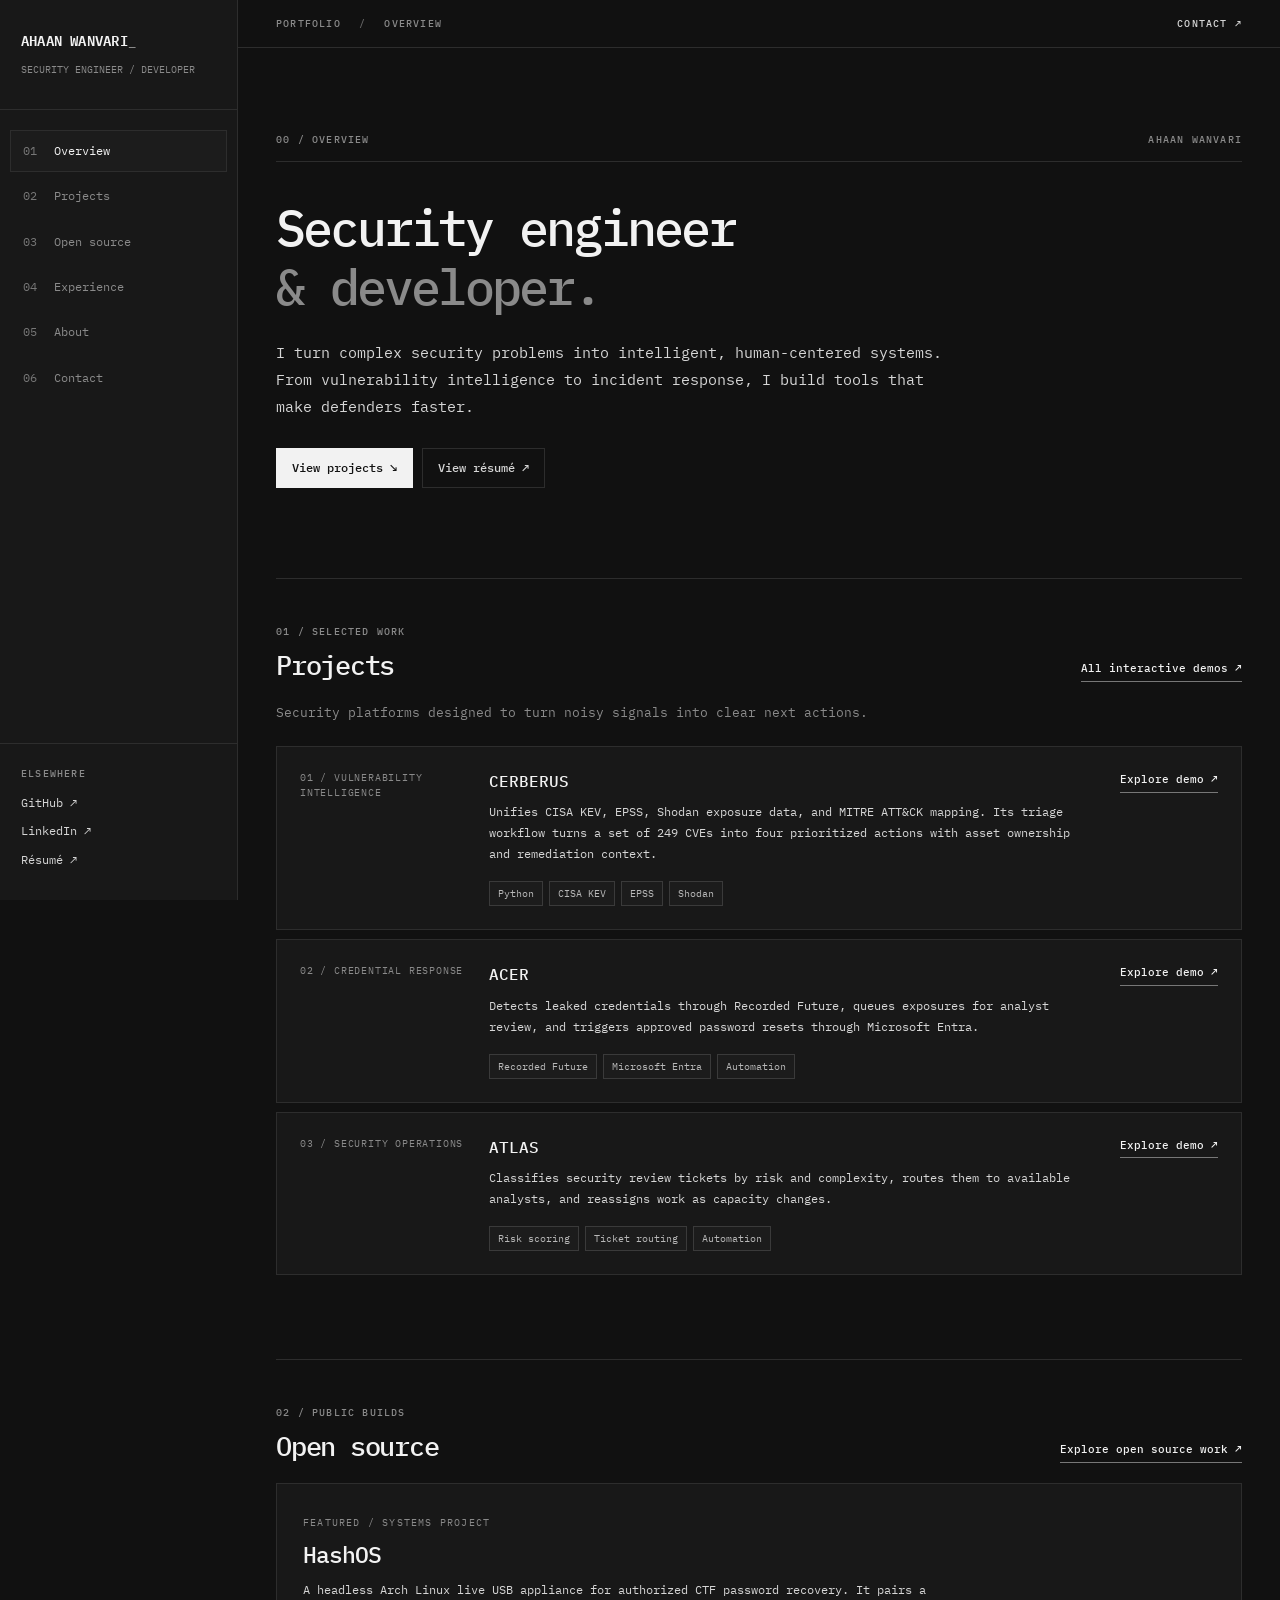
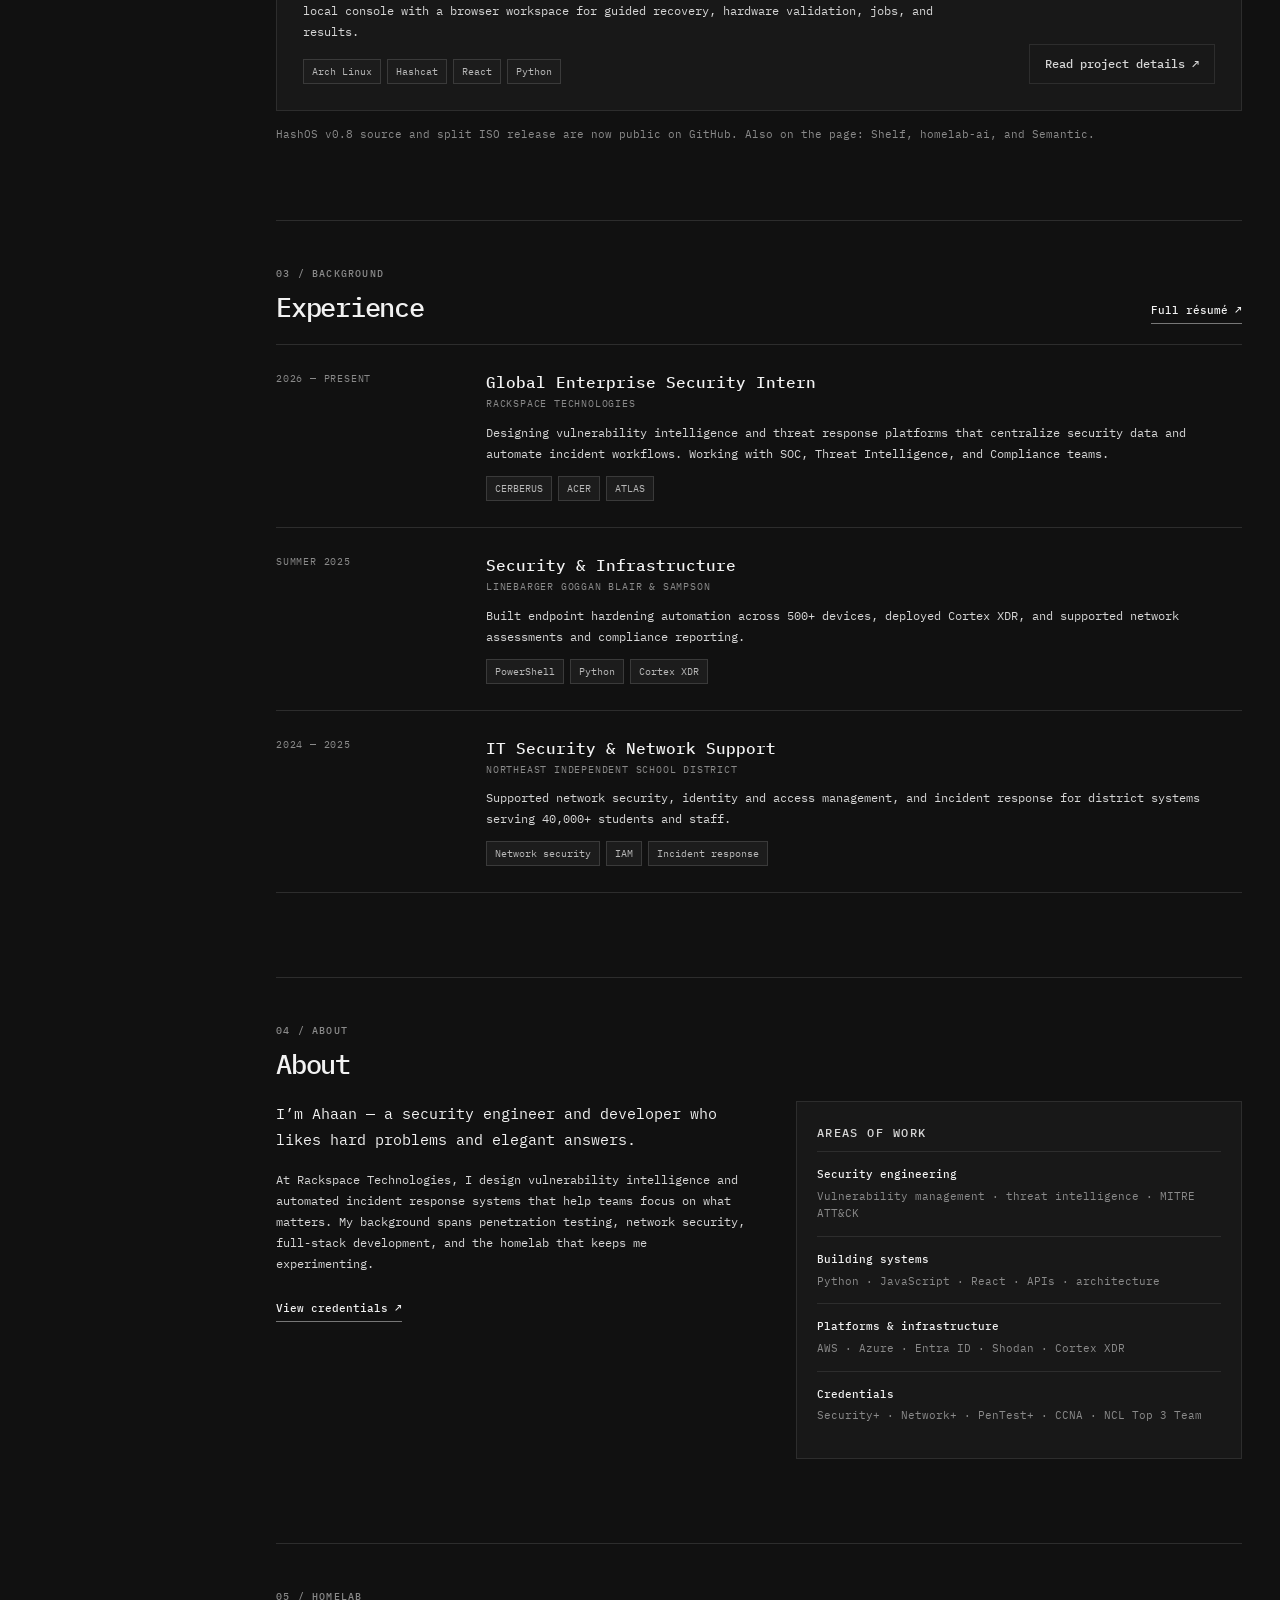
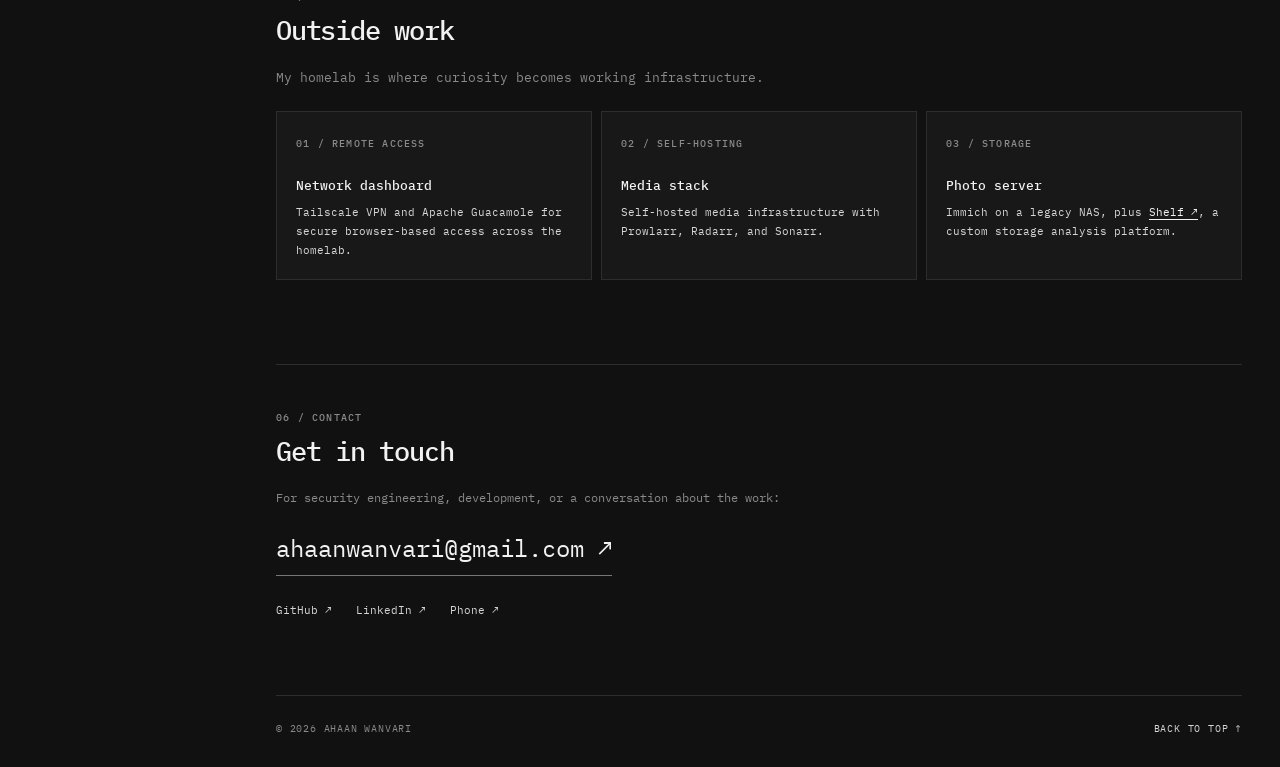
<file: index.html>
<!doctype html>
<html lang="en">
<head>
<meta charset="utf-8"><meta name="viewport" content="width=device-width,initial-scale=1"><meta name="theme-color" content="#111111"><meta name="description" content="Ahaan Wanvari — security engineer and developer building vulnerability intelligence and incident response tools."><title>Ahaan Wanvari — Security Engineer &amp; Developer</title><link rel="icon" href="assets/favicon.svg" type="image/svg+xml"><link rel="preconnect" href="https://fonts.googleapis.com"><link rel="preconnect" href="https://fonts.gstatic.com" crossorigin><link href="https://fonts.googleapis.com/css2?family=IBM+Plex+Mono:wght@400;500;600&display=swap" rel="stylesheet"><link rel="stylesheet" href="assets/css/site.css"><script defer src="assets/js/site.js"></script>
</head>
<body>
<a class="skip-link" href="#main">Skip to content</a>
<aside class="sidebar"><div class="sidebar-head"><a class="brand" href="#overview">AHAAN WANVARI<span aria-hidden="true">_</span></a><p>SECURITY ENGINEER / DEVELOPER</p></div><nav class="side-nav" aria-label="Main navigation"><a href="#overview"><span>01</span> Overview</a><a href="#work"><span>02</span> Projects</a><a href="open-source.html"><span>03</span> Open source</a><a href="#experience"><span>04</span> Experience</a><a href="#about"><span>05</span> About</a><a href="#contact"><span>06</span> Contact</a></nav><div class="sidebar-bottom"><p class="eyebrow">ELSEWHERE</p><a href="https://github.com/ahaanwanvari" target="_blank" rel="noopener noreferrer">GitHub ↗</a><a href="https://www.linkedin.com/in/ahaan-wanvari-b9b75a265/" target="_blank" rel="noopener noreferrer">LinkedIn ↗</a><a href="resume.html">Résumé ↗</a></div></aside>
<div class="workspace"><header class="topbar"><span>PORTFOLIO <span class="slash">/</span> OVERVIEW</span><a href="mailto:ahaanwanvari@gmail.com">CONTACT ↗</a></header><header class="mobile-header"><a class="brand" href="#overview">AHAAN WANVARI<span aria-hidden="true">_</span></a><details><summary>Menu <span aria-hidden="true">☰</span></summary><nav aria-label="Mobile navigation"><a href="#overview">Overview</a><a href="#work">Projects</a><a href="open-source.html">Open source</a><a href="#experience">Experience</a><a href="#about">About</a><a href="#contact">Contact</a><a href="resume.html">Résumé</a></nav></details></header>
<main id="main" class="content">
<section class="intro" id="overview"><div class="eyebrow intro-meta"><span>00 / OVERVIEW</span><span>AHAAN WANVARI</span></div><h1>Security engineer<br><span>&amp; developer.</span></h1><p class="lead">I turn complex security problems into intelligent, human-centered systems. From vulnerability intelligence to incident response, I build tools that make defenders faster.</p><div class="actions"><a class="button button-primary" href="#work">View projects ↘</a><a class="button button-outline" href="assets/resume.pdf" target="_blank" rel="noopener">View résumé ↗</a></div></section>
<section class="section" id="work"><div class="section-head"><div><p class="eyebrow">01 / SELECTED WORK</p><h2>Projects</h2></div><a class="section-link" href="projects.html">All interactive demos ↗</a></div><p class="section-intro">Security platforms designed to turn noisy signals into clear next actions.</p><div class="project-list">
<article class="project"><div class="project-index">01 / VULNERABILITY INTELLIGENCE</div><div class="project-main"><h3>CERBERUS</h3><p>Unifies CISA KEV, EPSS, Shodan exposure data, and MITRE ATT&amp;CK mapping. Its triage workflow turns a set of 249 CVEs into four prioritized actions with asset ownership and remediation context.</p><div class="tags"><span>Python</span><span>CISA KEV</span><span>EPSS</span><span>Shodan</span></div></div><a class="project-link" href="projects.html#cerberus">Explore demo ↗</a></article>
<article class="project"><div class="project-index">02 / CREDENTIAL RESPONSE</div><div class="project-main"><h3>ACER</h3><p>Detects leaked credentials through Recorded Future, queues exposures for analyst review, and triggers approved password resets through Microsoft Entra.</p><div class="tags"><span>Recorded Future</span><span>Microsoft Entra</span><span>Automation</span></div></div><a class="project-link" href="projects.html#acer">Explore demo ↗</a></article>
<article class="project"><div class="project-index">03 / SECURITY OPERATIONS</div><div class="project-main"><h3>ATLAS</h3><p>Classifies security review tickets by risk and complexity, routes them to available analysts, and reassigns work as capacity changes.</p><div class="tags"><span>Risk scoring</span><span>Ticket routing</span><span>Automation</span></div></div><a class="project-link" href="projects.html#atlas">Explore demo ↗</a></article></div></section>
<section class="section source-preview" id="open-source"><div class="section-head"><div><p class="eyebrow">02 / PUBLIC BUILDS</p><h2>Open source</h2></div><a class="section-link" href="open-source.html">Explore open source work ↗</a></div><div class="source-feature"><div><span class="source-overline">FEATURED / SYSTEMS PROJECT</span><h3>HashOS</h3><p>A headless Arch Linux live USB appliance for authorized CTF password recovery. It pairs a local console with a browser workspace for guided recovery, hardware validation, jobs, and results.</p><div class="tags"><span>Arch Linux</span><span>Hashcat</span><span>React</span><span>Python</span></div></div><a class="button button-outline" href="open-source.html#hashos">Read project details ↗</a></div><p class="source-footnote">HashOS v0.8 source and split ISO release are now public on GitHub. Also on the page: Shelf, homelab-ai, and Semantic.</p></section>
<section class="section" id="experience"><div class="section-head"><div><p class="eyebrow">03 / BACKGROUND</p><h2>Experience</h2></div><a class="section-link" href="resume.html">Full résumé ↗</a></div><div class="timeline">
<article class="timeline-item"><div class="timeline-date">2026 — PRESENT</div><div><h3>Global Enterprise Security Intern</h3><p class="timeline-org">RACKSPACE TECHNOLOGIES</p><p>Designing vulnerability intelligence and threat response platforms that centralize security data and automate incident workflows. Working with SOC, Threat Intelligence, and Compliance teams.</p><div class="tags"><span>CERBERUS</span><span>ACER</span><span>ATLAS</span></div></div></article>
<article class="timeline-item"><div class="timeline-date">SUMMER 2025</div><div><h3>Security &amp; Infrastructure</h3><p class="timeline-org">LINEBARGER GOGGAN BLAIR &amp; SAMPSON</p><p>Built endpoint hardening automation across 500+ devices, deployed Cortex XDR, and supported network assessments and compliance reporting.</p><div class="tags"><span>PowerShell</span><span>Python</span><span>Cortex XDR</span></div></div></article>
<article class="timeline-item"><div class="timeline-date">2024 — 2025</div><div><h3>IT Security &amp; Network Support</h3><p class="timeline-org">NORTHEAST INDEPENDENT SCHOOL DISTRICT</p><p>Supported network security, identity and access management, and incident response for district systems serving 40,000+ students and staff.</p><div class="tags"><span>Network security</span><span>IAM</span><span>Incident response</span></div></div></article></div></section>
<section class="section" id="about"><div class="section-head"><div><p class="eyebrow">04 / ABOUT</p><h2>About</h2></div></div><div class="about-layout"><div><p class="about-lead">I’m Ahaan — a security engineer and developer who likes hard problems and elegant answers.</p><p>At Rackspace Technologies, I design vulnerability intelligence and automated incident response systems that help teams focus on what matters. My background spans penetration testing, network security, full-stack development, and the homelab that keeps me experimenting.</p><a class="section-link" href="cbe-portfolio.html">View credentials ↗</a></div><div class="detail-panel"><p class="eyebrow">AREAS OF WORK</p><div><strong>Security engineering</strong><span>Vulnerability management · threat intelligence · MITRE ATT&amp;CK</span></div><div><strong>Building systems</strong><span>Python · JavaScript · React · APIs · architecture</span></div><div><strong>Platforms &amp; infrastructure</strong><span>AWS · Azure · Entra ID · Shodan · Cortex XDR</span></div><div><strong>Credentials</strong><span>Security+ · Network+ · PenTest+ · CCNA · NCL Top 3 Team</span></div></div></div></section>
<section class="section" id="lab"><div class="section-head"><div><p class="eyebrow">05 / HOMELAB</p><h2>Outside work</h2></div></div><p class="section-intro">My homelab is where curiosity becomes working infrastructure.</p><div class="lab-grid"><article class="lab-card"><span class="eyebrow">01 / REMOTE ACCESS</span><h3>Network dashboard</h3><p>Tailscale VPN and Apache Guacamole for secure browser-based access across the homelab.</p></article><article class="lab-card"><span class="eyebrow">02 / SELF-HOSTING</span><h3>Media stack</h3><p>Self-hosted media infrastructure with Prowlarr, Radarr, and Sonarr.</p></article><article class="lab-card"><span class="eyebrow">03 / STORAGE</span><h3>Photo server</h3><p>Immich on a legacy NAS, plus <a href="https://github.com/ahaanwanvari/shelf" target="_blank" rel="noopener noreferrer">Shelf ↗</a>, a custom storage analysis platform.</p></article></div></section>
<section class="section contact-section" id="contact"><div class="section-head"><div><p class="eyebrow">06 / CONTACT</p><h2>Get in touch</h2></div></div><p>For security engineering, development, or a conversation about the work:</p><a class="contact-email" href="mailto:ahaanwanvari@gmail.com">ahaanwanvari@gmail.com ↗</a><div class="contact-links"><a href="https://github.com/ahaanwanvari" target="_blank" rel="noopener noreferrer">GitHub ↗</a><a href="https://www.linkedin.com/in/ahaan-wanvari-b9b75a265/" target="_blank" rel="noopener noreferrer">LinkedIn ↗</a><a href="tel:+12103304260">Phone ↗</a></div></section>
</main><footer class="footer"><span>© 2026 AHAAN WANVARI</span><a href="#overview">BACK TO TOP ↑</a></footer></div>
</body></html>
</file>
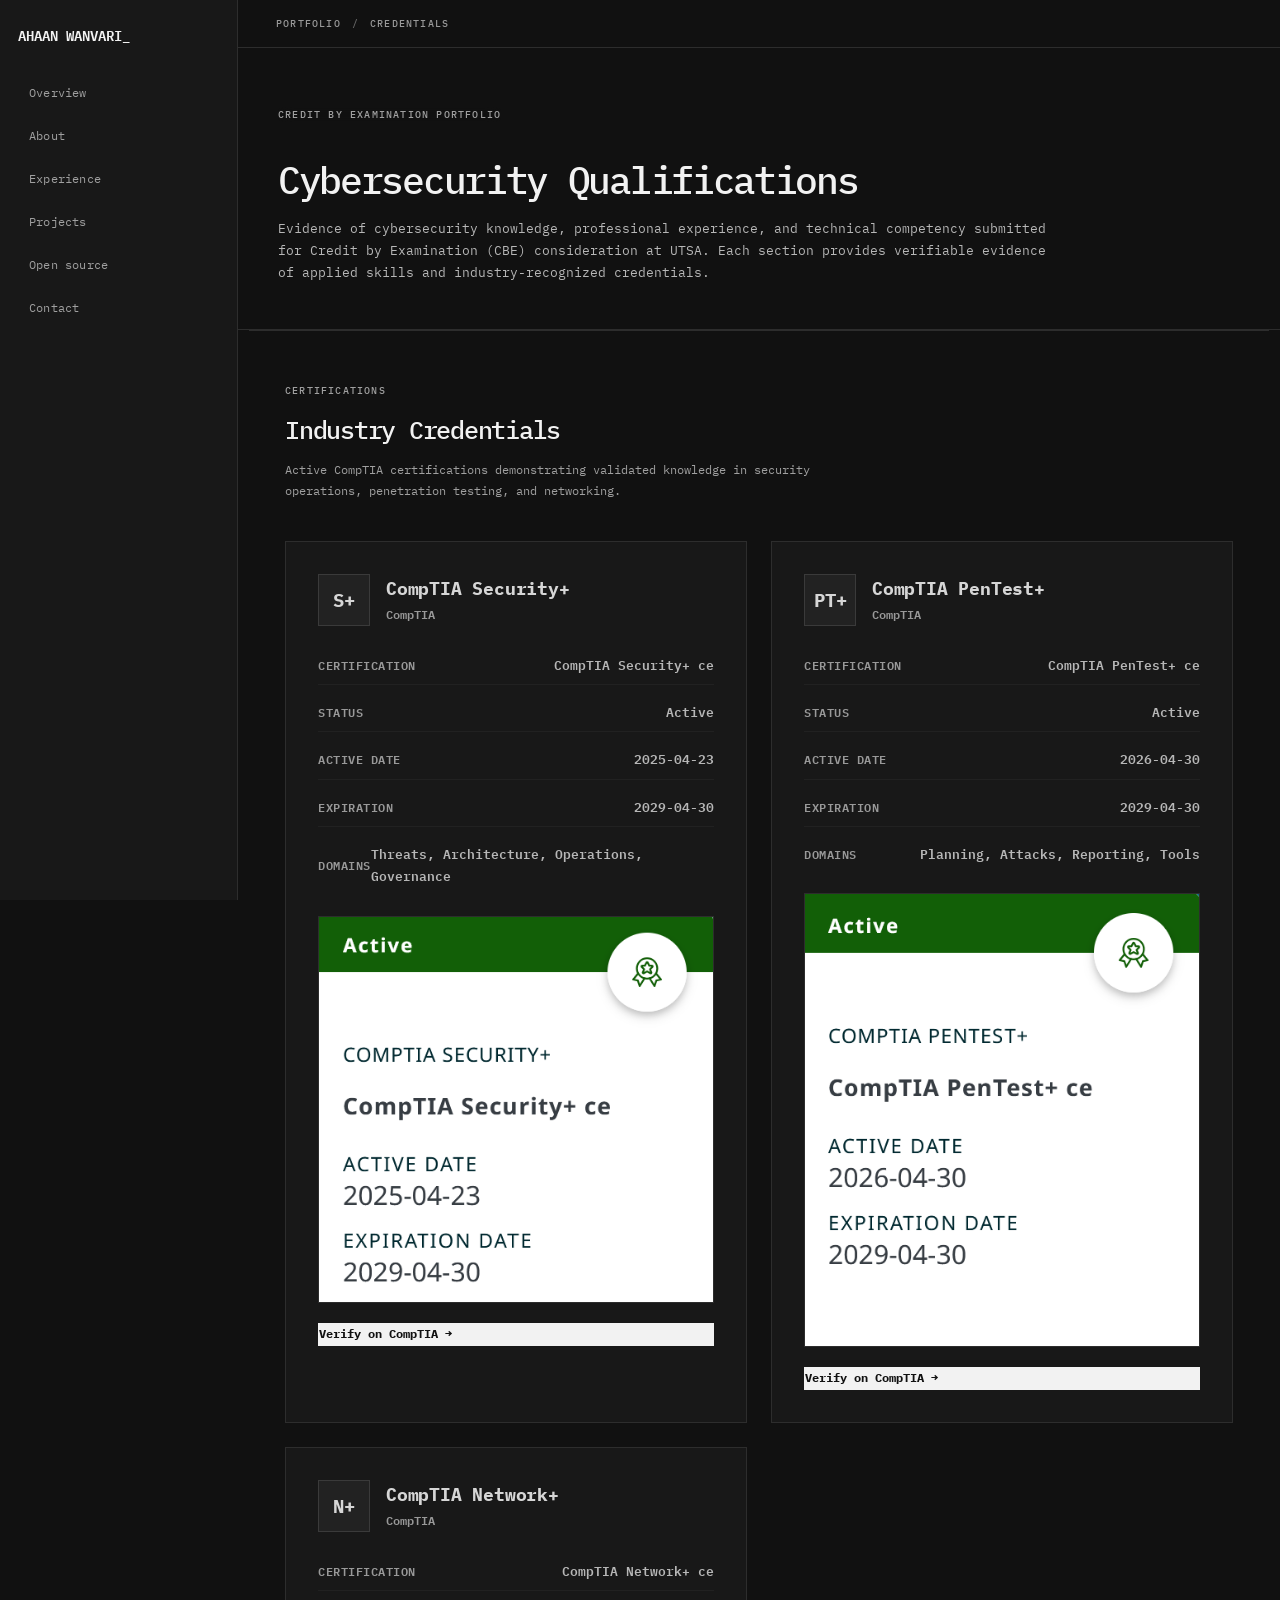
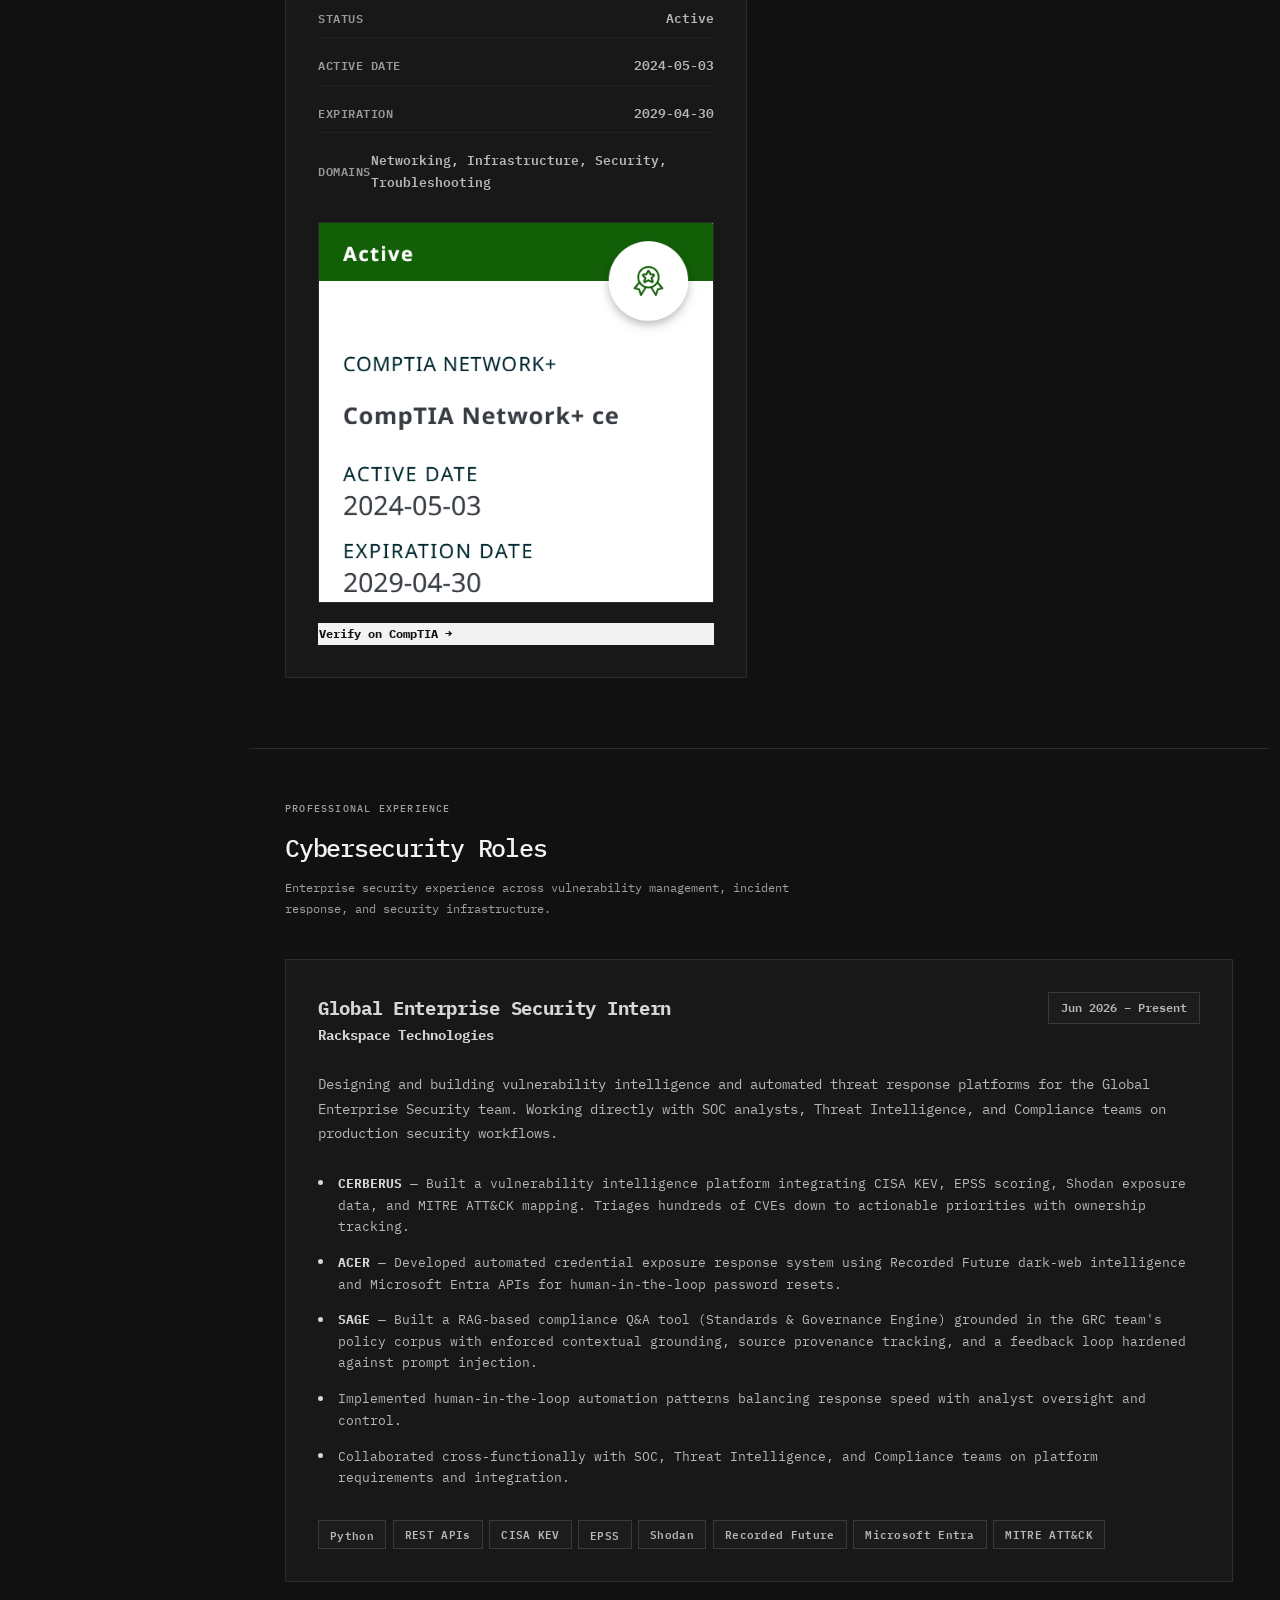
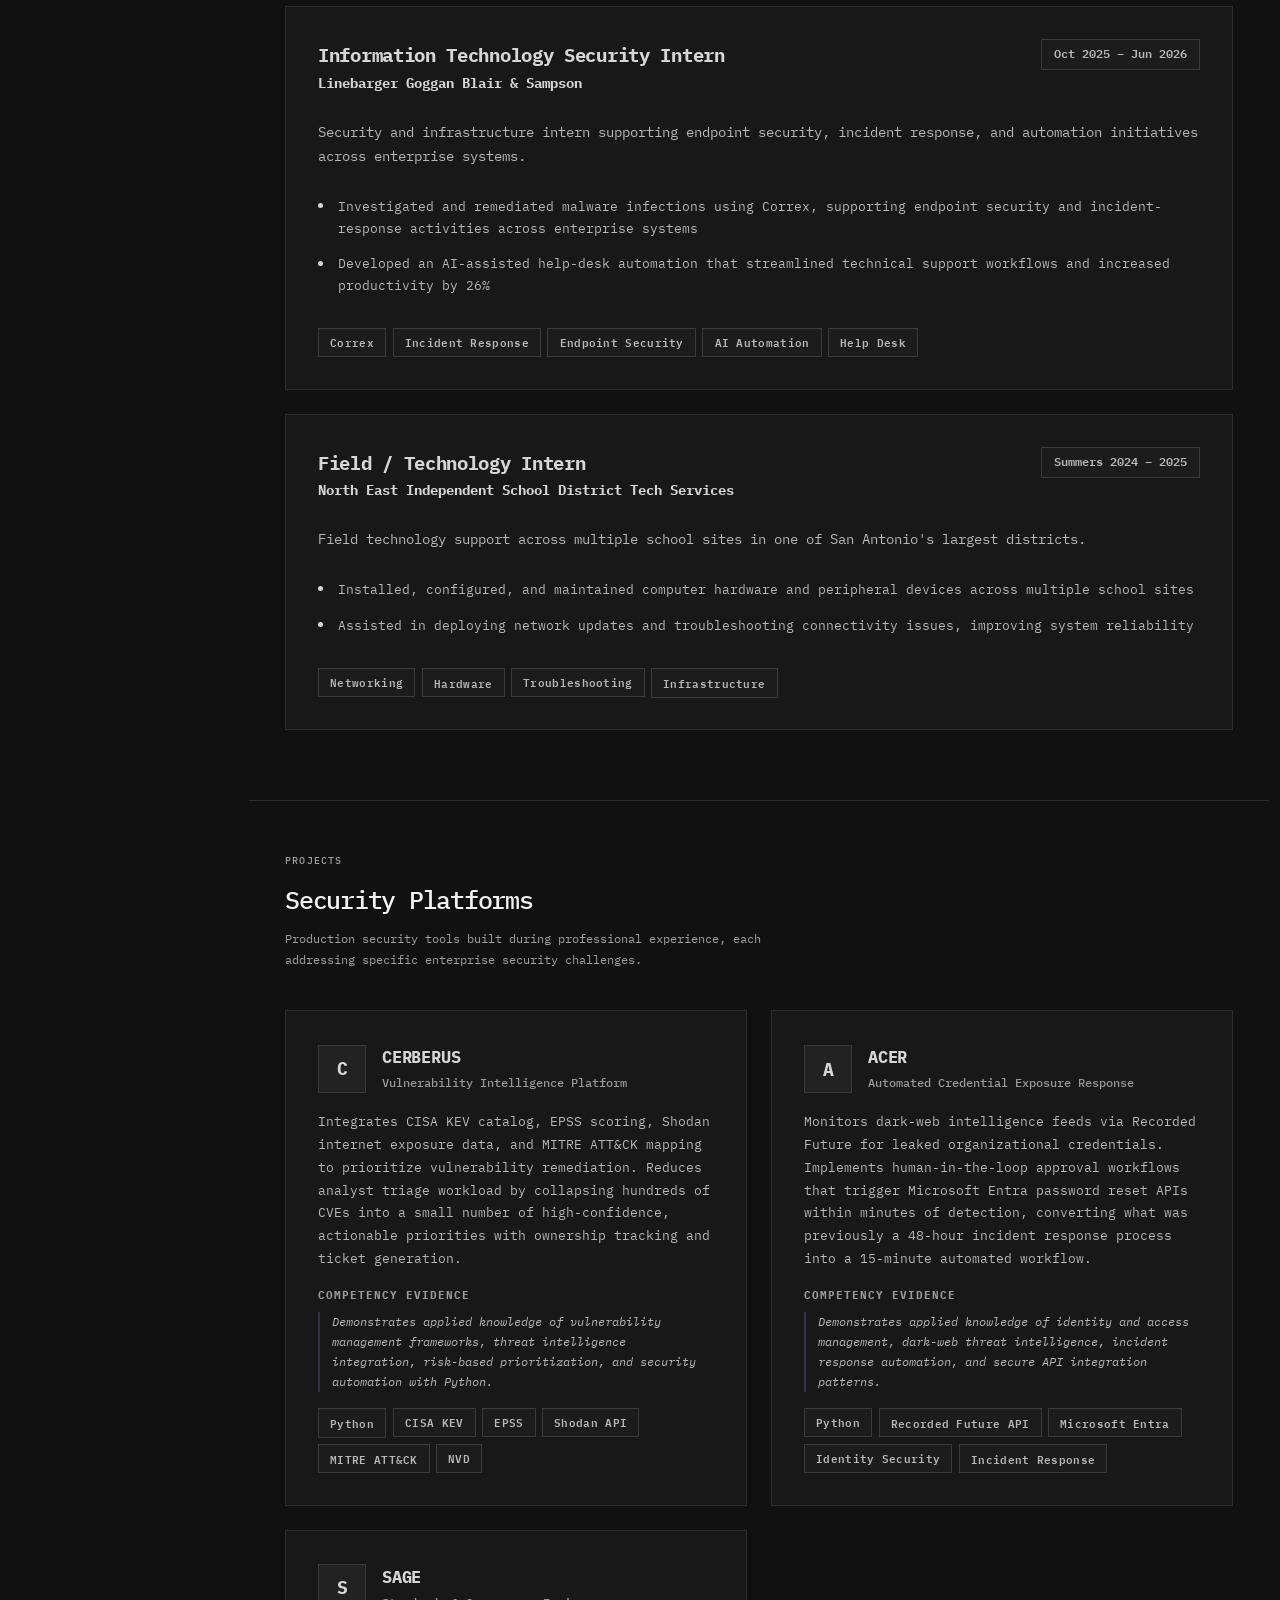
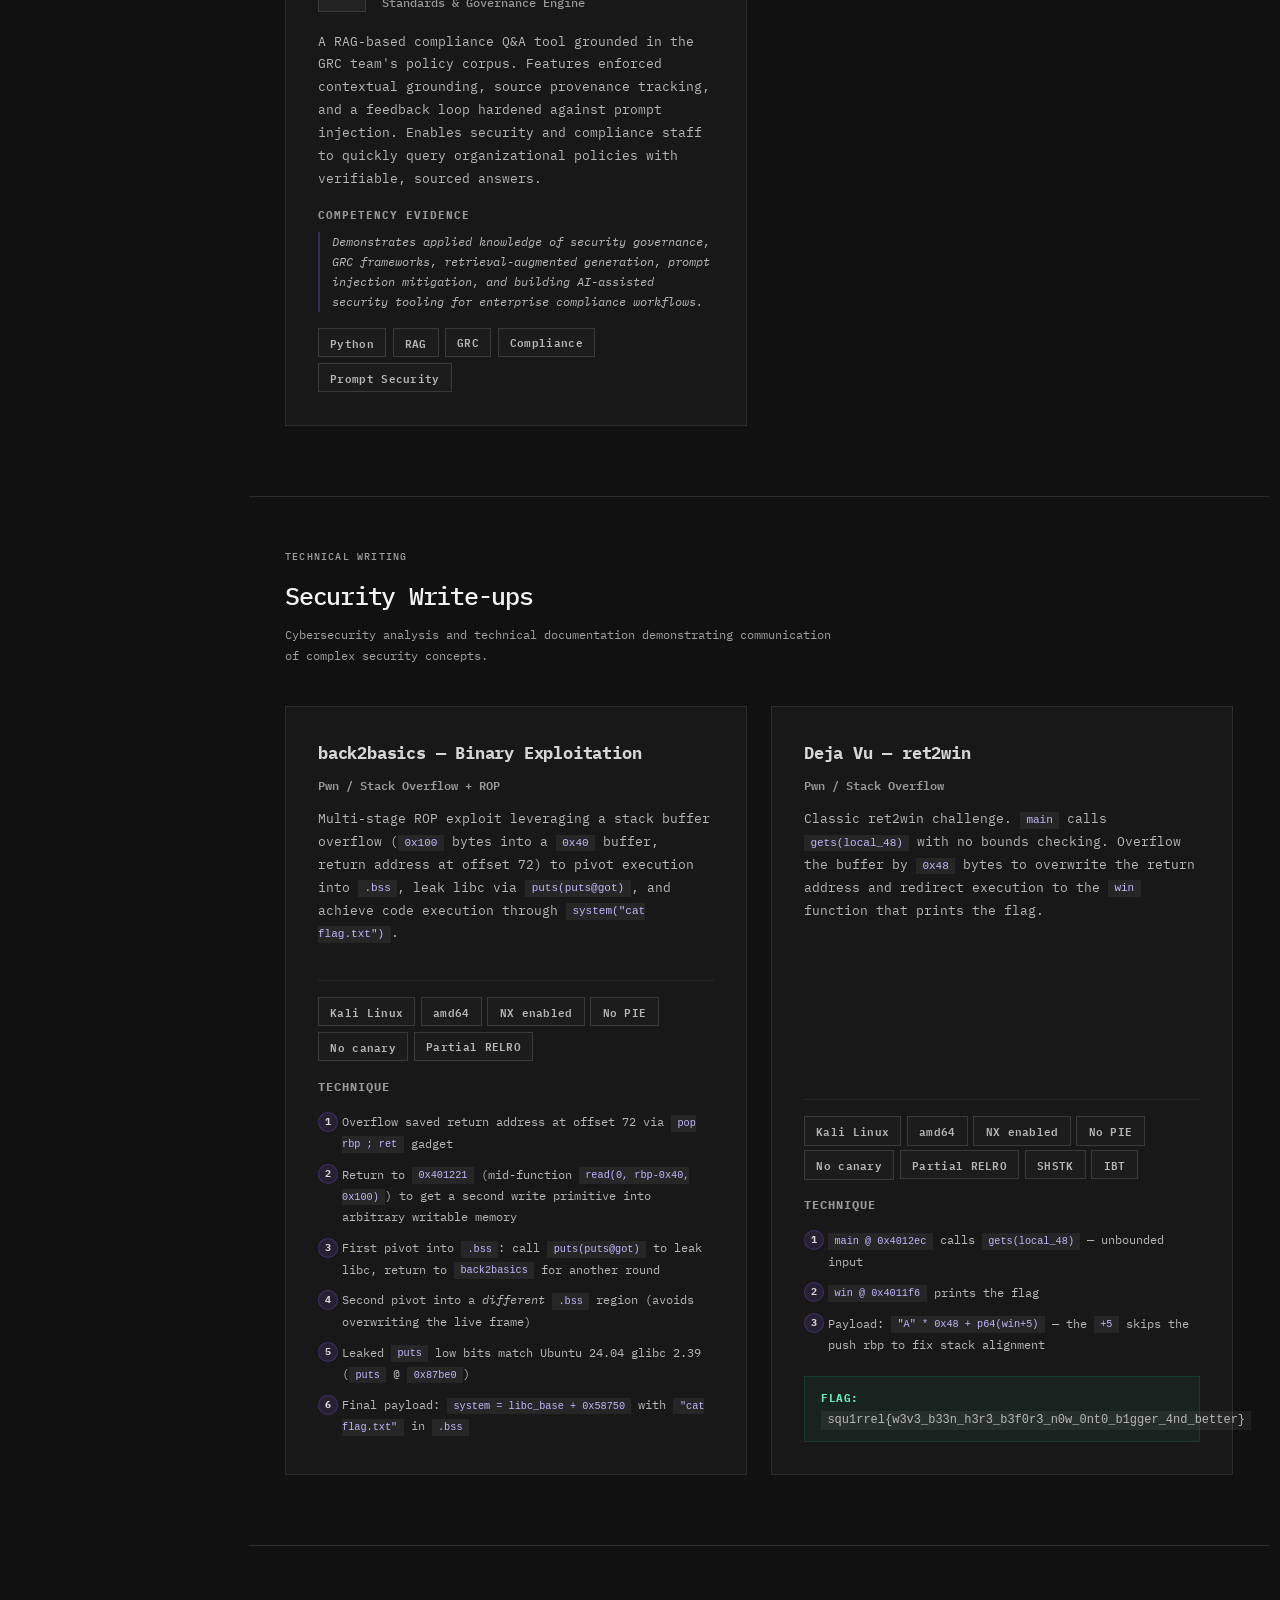
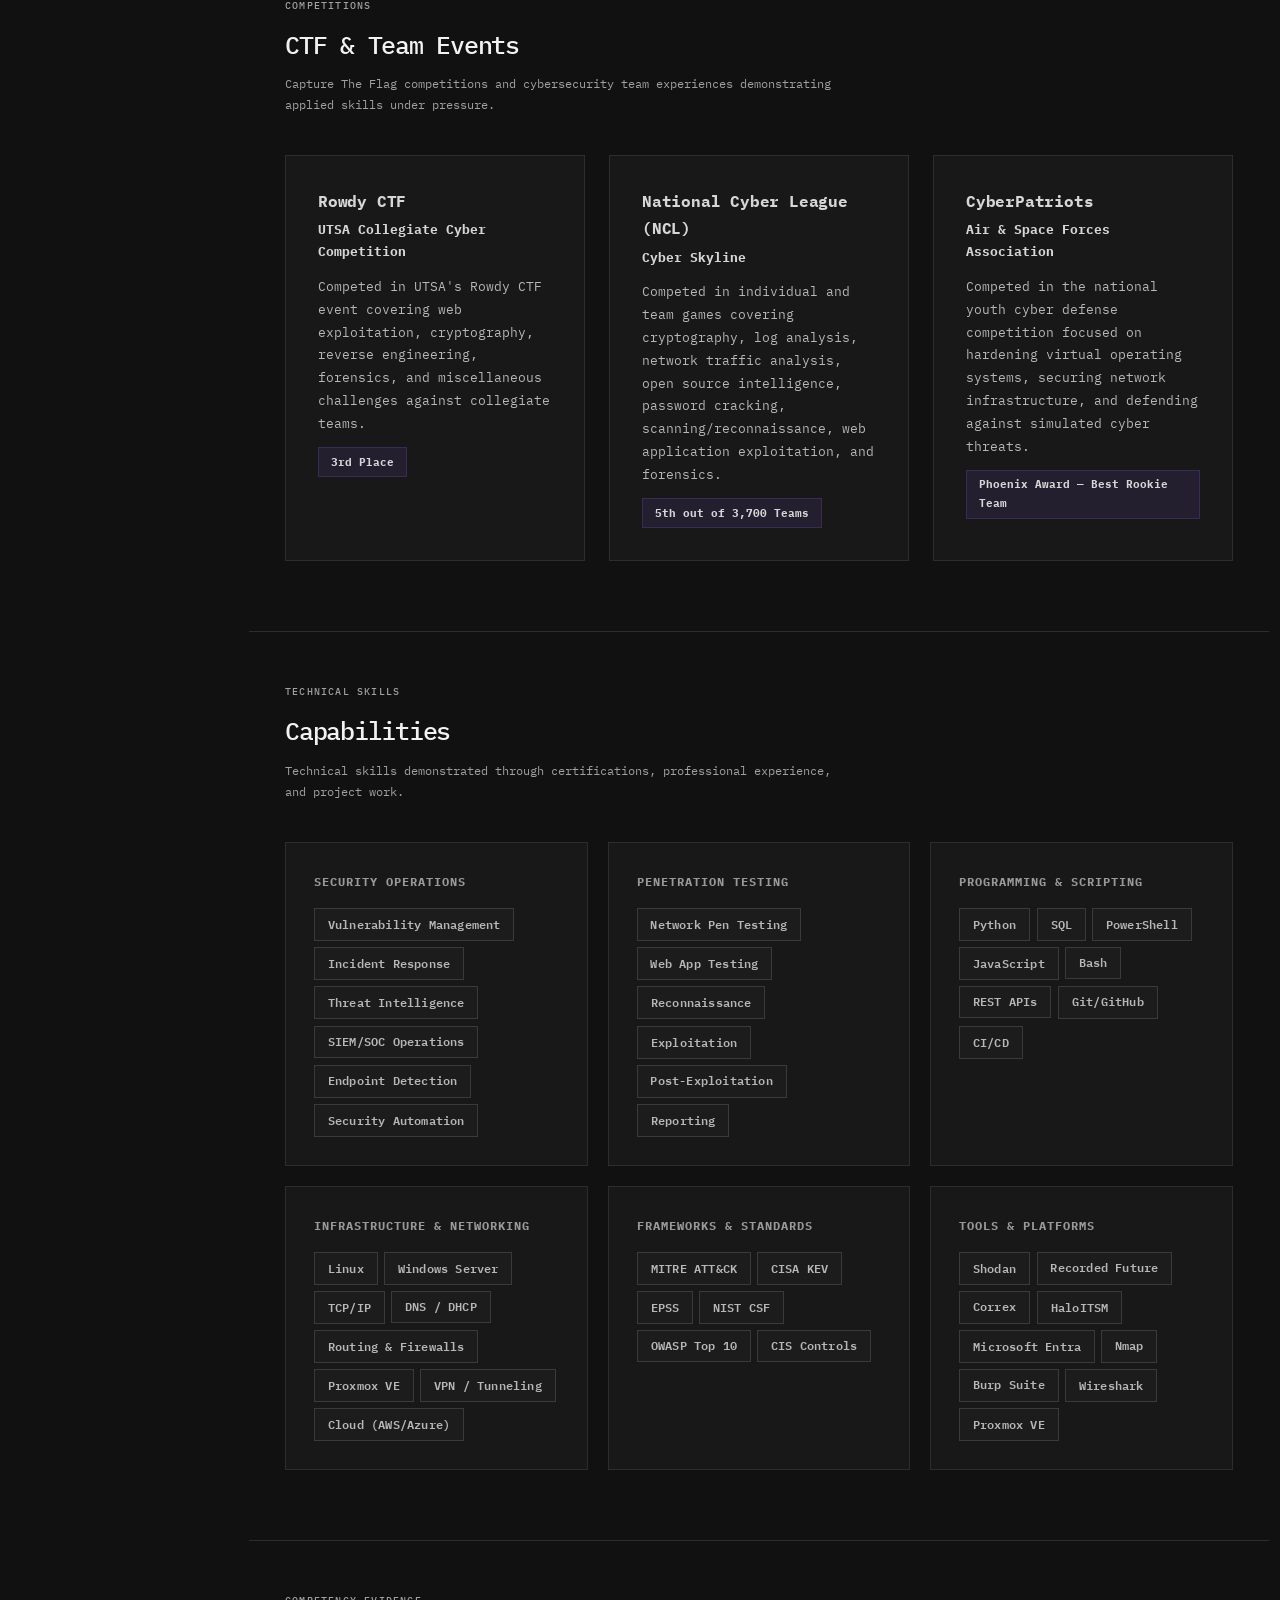
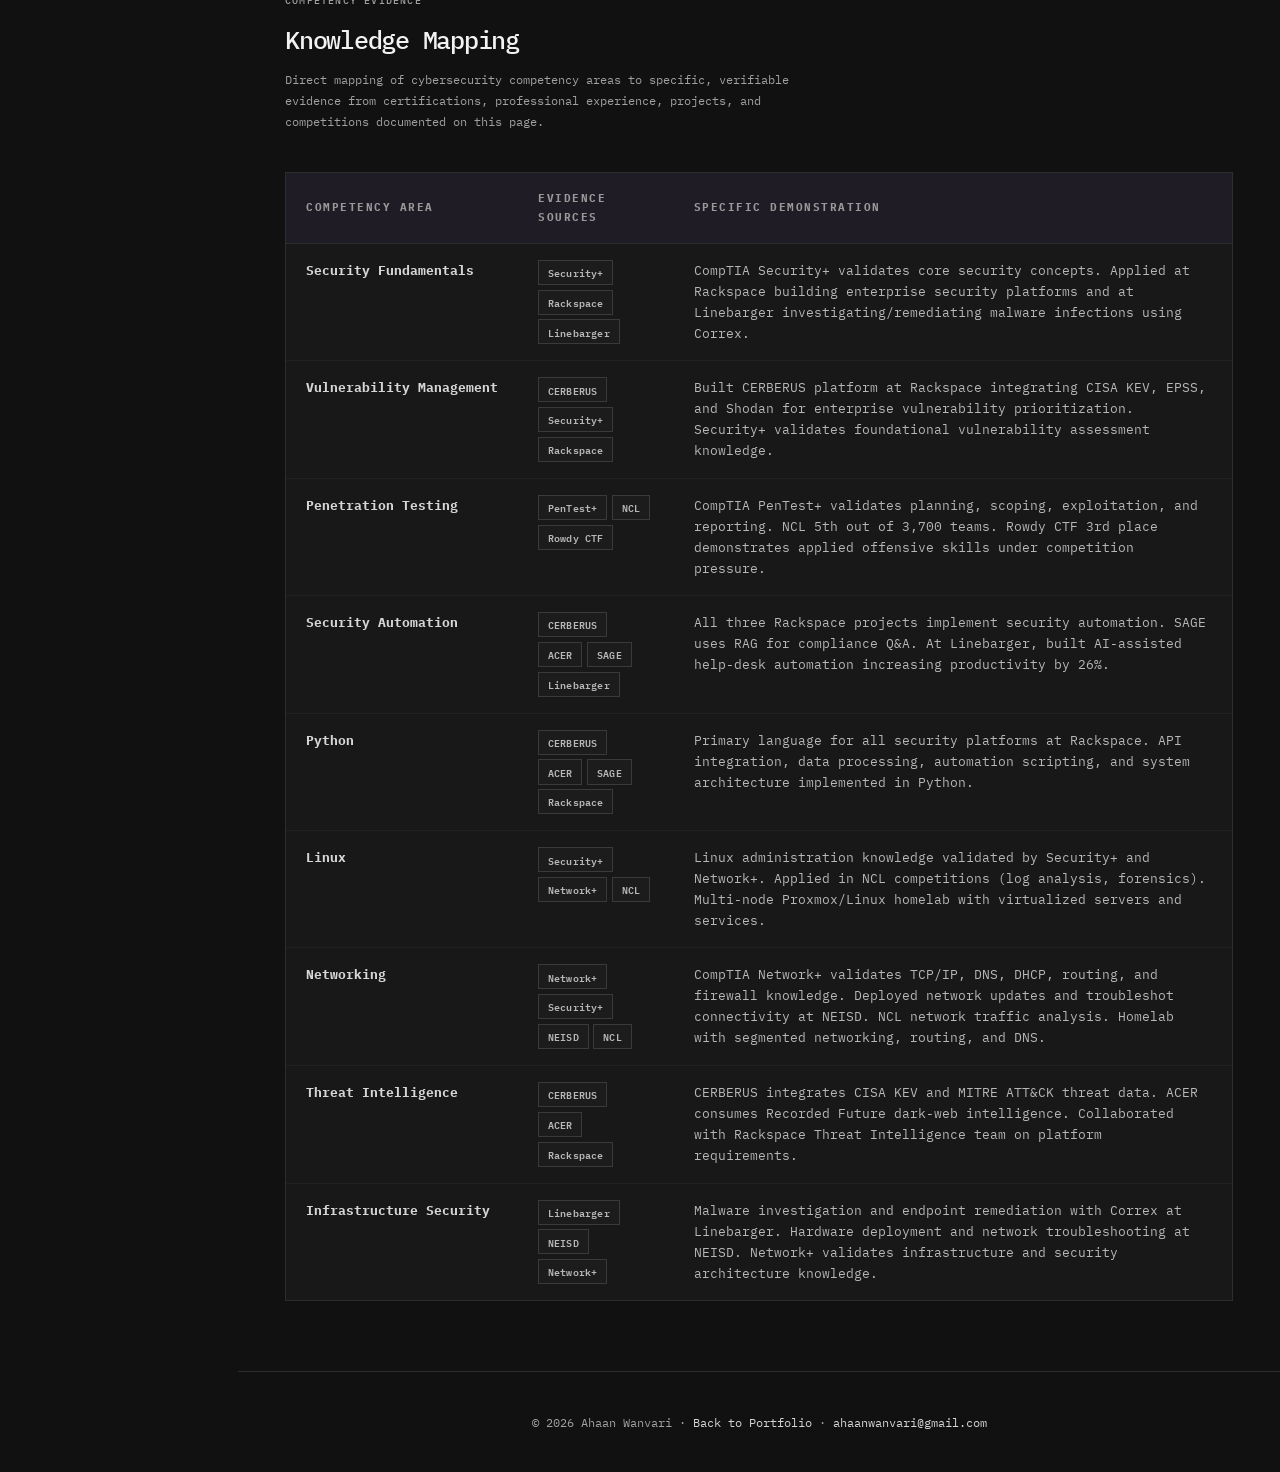
<file: cbe-portfolio.html>
<!DOCTYPE html>
<html lang="en">
<head><link rel="icon" href="assets/favicon.svg" type="image/svg+xml">
  <meta charset="UTF-8" />
  <meta name="viewport" content="width=device-width, initial-scale=1.0" /><meta name="theme-color" content="#111111" />
  <title>Cybersecurity Qualifications — Ahaan Wanvari</title>

  <link rel="preconnect" href="https://fonts.googleapis.com" />
  <link rel="preconnect" href="https://fonts.gstatic.com" crossorigin />
  <link href="https://fonts.googleapis.com/css2?family=IBM+Plex+Mono:wght@400;500;600&display=swap" rel="stylesheet" />

  <style>
    :root {
      --bg: #06060f;
      --glass: rgba(255, 255, 255, 0.04);
      --glass-md: rgba(255, 255, 255, 0.06);
      --glass-strong: rgba(255, 255, 255, 0.09);
      --glass-border: rgba(255, 255, 255, 0.1);
      --glass-border-hover: rgba(255, 255, 255, 0.2);
      --glass-shine: rgba(255, 255, 255, 0.18);
      --accent: #8b5cf6;
      --accent-blue: #6366f1;
      --accent-cyan: #22d3ee;
      --accent-glow: rgba(139, 92, 246, 0.25);
      --text: #f8f8ff;
      --text-secondary: #a5a5c0;
      --text-muted: #5c5c7a;
      --radius: 24px;
      --radius-sm: 16px;
      --radius-xs: 10px;
    }

    * { margin: 0; padding: 0; box-sizing: border-box; }
    html { scroll-behavior: smooth; }

    body {
      background: var(--bg);
      color: var(--text);
      font-family: "Inter", -apple-system, BlinkMacSystemFont, sans-serif;
      min-height: 100vh;
      line-height: 1.6;
      overflow-x: hidden;
      -webkit-font-smoothing: antialiased;
    }

    /* ===== ANIMATED BACKGROUND MESH ===== */
    .mesh-bg {
      position: fixed;
      inset: 0;
      z-index: 0;
      overflow: hidden;
      pointer-events: none;
    }

    .mesh-orb {
      position: absolute;
      border-radius: 50%;
      filter: blur(100px);
      opacity: 0.6;
    }

    .orb-1 {
      width: 55vw; height: 55vw;
      max-width: 700px; max-height: 700px;
      background: radial-gradient(circle, rgba(139, 92, 246, 0.35), transparent 60%);
      top: -15%; right: -10%;
      animation: orb-drift 22s ease-in-out infinite;
    }

    .orb-2 {
      width: 45vw; height: 45vw;
      max-width: 600px; max-height: 600px;
      background: radial-gradient(circle, rgba(99, 102, 241, 0.25), transparent 60%);
      bottom: -10%; left: -10%;
      animation: orb-drift 26s ease-in-out infinite reverse;
    }

    .orb-3 {
      width: 30vw; height: 30vw;
      max-width: 400px; max-height: 400px;
      background: radial-gradient(circle, rgba(34, 211, 238, 0.18), transparent 60%);
      top: 40%; left: 30%;
      animation: orb-drift 18s ease-in-out infinite 2s;
    }

    @keyframes orb-drift {
      0%, 100% { transform: translate(0, 0) scale(1); }
      33% { transform: translate(30px, -20px) scale(1.05); }
      66% { transform: translate(-20px, 15px) scale(0.95); }
    }

    .noise {
      position: fixed;
      inset: 0;
      z-index: 0;
      pointer-events: none;
      opacity: 0.025;
      background: url("data:image/svg+xml,%3Csvg viewBox='0 0 512 512' xmlns='http://www.w3.org/2000/svg'%3E%3Cfilter id='n'%3E%3CfeTurbulence type='fractalNoise' baseFrequency='0.7' numOctaves='4' stitchTiles='stitch'/%3E%3C/filter%3E%3Crect width='100%25' height='100%25' filter='url(%23n)'/%3E%3C/svg%3E");
    }

    /* ===== LIQUID GLASS TEXT ===== */
    .glass-text {
      color: rgba(255, 255, 255, 0.08);
      -webkit-text-stroke: 1.2px rgba(255, 255, 255, 0.4);
      text-shadow:
        0 1px 0 rgba(255, 255, 255, 0.15),
        0 -1px 0 rgba(0, 0, 0, 0.3),
        0 0 4px rgba(255, 255, 255, 0.08),
        0 4px 16px rgba(139, 92, 246, 0.08);
      paint-order: stroke fill;
    }

    .glass-text-accent {
      color: rgba(139, 92, 246, 0.12);
      -webkit-text-stroke: 1.5px rgba(167, 139, 250, 0.55);
      text-shadow:
        0 1px 0 rgba(255, 255, 255, 0.12),
        0 -1px 0 rgba(0, 0, 0, 0.3),
        0 0 6px rgba(139, 92, 246, 0.2),
        0 4px 20px rgba(139, 92, 246, 0.12);
      paint-order: stroke fill;
    }

    /* ===== GLASS PANELS ===== */
    .glass-panel {
      background: var(--glass);
      backdrop-filter: blur(20px) saturate(1.3);
      -webkit-backdrop-filter: blur(20px) saturate(1.3);
      border: 1px solid var(--glass-border);
      border-radius: var(--radius);
      box-shadow:
        0 8px 32px rgba(0, 0, 0, 0.25),
        inset 0 1px 0 var(--glass-shine),
        inset 0 -1px 0 rgba(0, 0, 0, 0.15);
      transition: all 0.35s cubic-bezier(0.25, 0.46, 0.45, 0.94);
    }

    .glass-panel:hover {
      background: var(--glass-md);
      border-color: var(--glass-border-hover);
      box-shadow:
        0 16px 48px rgba(0, 0, 0, 0.35),
        inset 0 1px 0 var(--glass-shine),
        0 0 30px var(--accent-glow);
      transform: translateY(-3px);
    }

    /* ===== NAVIGATION PILL ===== */
    .navbar {
      position: fixed;
      top: 1rem;
      left: 50%;
      transform: translateX(-50%);
      z-index: 100;
      background: rgba(6, 6, 15, 0.4);
      backdrop-filter: blur(30px) saturate(1.5);
      -webkit-backdrop-filter: blur(30px) saturate(1.5);
      border: 1px solid var(--glass-border);
      border-radius: 100px;
      padding: 0.6rem 1.75rem;
      box-shadow: 0 4px 24px rgba(0, 0, 0, 0.3), inset 0 1px 0 var(--glass-shine);
    }

    .navbar-content {
      display: flex;
      align-items: center;
      gap: 2rem;
    }

    .logo {
      font-size: 1.1rem;
      font-weight: 800;
      text-decoration: none;
      color: rgba(255, 255, 255, 0.1);
      -webkit-text-stroke: 1px rgba(255, 255, 255, 0.5);
      text-shadow: 0 0 3px rgba(255, 255, 255, 0.15);
      paint-order: stroke fill;
      transition: all 0.2s;
    }

    .logo:hover {
      -webkit-text-stroke-color: rgba(255, 255, 255, 0.7);
      text-shadow: 0 0 8px rgba(255, 255, 255, 0.2);
    }

    .nav-links {
      display: flex;
      gap: 1.5rem;
      list-style: none;
    }

    .nav-links a {
      color: var(--text-secondary);
      text-decoration: none;
      font-size: 0.8rem;
      font-weight: 600;
      transition: color 0.2s;
      letter-spacing: 0.2px;
    }

    .nav-links a:hover,
    .nav-links a.active {
      color: var(--text);
    }

    /* ===== PAGE HEADER ===== */
    .page-header {
      padding: 8rem 2rem 3rem;
      text-align: center;
      max-width: 750px;
      margin: 0 auto;
      position: relative;
      z-index: 1;
    }

    .page-header h1 {
      font-size: clamp(2rem, 5vw, 3rem);
      font-weight: 900;
      letter-spacing: -1.5px;
      margin-bottom: 0.75rem;
      line-height: 1.1;
    }

    .page-header p {
      color: var(--text-secondary);
      font-size: 0.92rem;
      line-height: 1.75;
    }

    .page-badge {
      display: inline-flex;
      align-items: center;
      gap: 0.5rem;
      margin-bottom: 1.25rem;
      padding: 0.4rem 1rem;
      background: rgba(139, 92, 246, 0.1);
      border: 1px solid rgba(139, 92, 246, 0.2);
      border-radius: 100px;
      color: var(--accent);
      font-size: 0.72rem;
      font-weight: 700;
      letter-spacing: 0.5px;
      backdrop-filter: blur(8px);
    }

    .page-badge::before {
      content: '';
      width: 6px; height: 6px;
      background: var(--accent);
      border-radius: 50%;
      box-shadow: 0 0 6px var(--accent-glow);
    }

    /* ===== SECTIONS ===== */
    .content-section {
      max-width: 1100px;
      margin: 0 auto;
      padding: 4rem 2rem;
      position: relative;
      z-index: 1;
    }

    .section-label {
      display: inline-flex;
      align-items: center;
      gap: 0.5rem;
      font-size: 0.68rem;
      font-weight: 700;
      text-transform: uppercase;
      letter-spacing: 2px;
      color: var(--accent);
      margin-bottom: 1rem;
      padding: 0.35rem 0.9rem;
      background: rgba(139, 92, 246, 0.08);
      border: 1px solid rgba(139, 92, 246, 0.15);
      border-radius: 100px;
      backdrop-filter: blur(8px);
    }

    .section-title {
      font-size: clamp(1.75rem, 4vw, 2.5rem);
      font-weight: 900;
      letter-spacing: -1px;
      margin-bottom: 0.75rem;
      line-height: 1.15;
    }

    .section-desc {
      color: var(--text-secondary);
      font-size: 0.92rem;
      max-width: 550px;
      margin-bottom: 2.5rem;
      line-height: 1.75;
    }

    /* ===== CERTIFICATIONS ===== */
    .certs-grid {
      display: grid;
      grid-template-columns: repeat(auto-fit, minmax(340px, 1fr));
      gap: 1.5rem;
    }

    .cert-card {
      padding: 2rem;
      display: flex;
      flex-direction: column;
      gap: 1.25rem;
    }

    .cert-card:hover {
      transform: translateY(-3px);
    }

    .cert-header {
      display: flex;
      align-items: center;
      gap: 1rem;
    }

    .cert-icon {
      width: 52px; height: 52px;
      border-radius: 14px;
      display: flex;
      align-items: center;
      justify-content: center;
      font-size: 1.2rem;
      font-weight: 900;
      flex-shrink: 0;
      backdrop-filter: blur(12px);
      -webkit-backdrop-filter: blur(12px);
      border: 1px solid rgba(255, 255, 255, 0.15);
      box-shadow: inset 0 1px 0 rgba(255, 255, 255, 0.2), inset 0 -1px 0 rgba(0, 0, 0, 0.1);
    }

    .cert-icon.security {
      background: rgba(16, 185, 129, 0.18);
      color: #6ee7b7;
      border-color: rgba(16, 185, 129, 0.3);
    }

    .cert-icon.pentest {
      background: rgba(239, 68, 68, 0.18);
      color: #fca5a5;
      border-color: rgba(239, 68, 68, 0.3);
    }

    .cert-icon.network {
      background: rgba(59, 130, 246, 0.18);
      color: #93c5fd;
      border-color: rgba(59, 130, 246, 0.3);
    }

    .cert-info h3 {
      font-size: 1.1rem;
      font-weight: 800;
      letter-spacing: -0.2px;
    }

    .cert-info .issuer {
      color: var(--text-muted);
      font-size: 0.78rem;
      font-weight: 600;
    }

    .cert-details {
      display: flex;
      flex-direction: column;
      gap: 0.5rem;
    }

    .cert-detail-row {
      display: flex;
      justify-content: space-between;
      align-items: center;
      padding: 0.5rem 0;
      border-bottom: 1px solid rgba(255, 255, 255, 0.04);
    }

    .cert-detail-row:last-child {
      border-bottom: none;
    }

    .cert-detail-row .label {
      color: var(--text-muted);
      font-size: 0.75rem;
      font-weight: 600;
      text-transform: uppercase;
      letter-spacing: 0.5px;
    }

    .cert-detail-row .value {
      color: var(--text-secondary);
      font-size: 0.82rem;
      font-weight: 600;
    }

    .cert-image-placeholder {
      width: 100%;
      border-radius: var(--radius-xs);
      border: 1px solid rgba(255, 255, 255, 0.08);
      background: rgba(255, 255, 255, 0.02);
      overflow: hidden;
    }

    .cert-image-placeholder img {
      width: 100%;
      height: auto;
      display: block;
      border-radius: var(--radius-xs);
    }

    .verify-link {
      display: inline-flex;
      align-items: center;
      gap: 0.4rem;
      color: var(--accent);
      font-size: 0.75rem;
      font-weight: 700;
      text-decoration: none;
      transition: color 0.2s;
    }

    .verify-link:hover {
      color: #a78bfa;
    }

    /* ===== EXPERIENCE ===== */
    .exp-timeline {
      display: flex;
      flex-direction: column;
      gap: 1.5rem;
    }

    .exp-entry {
      padding: 2rem;
    }

    .exp-entry:hover {
      transform: translateY(-3px);
    }

    .exp-entry-header {
      display: flex;
      justify-content: space-between;
      align-items: flex-start;
      margin-bottom: 1rem;
      flex-wrap: wrap;
      gap: 0.75rem;
    }

    .exp-entry-header h3 {
      font-size: 1.2rem;
      font-weight: 800;
      letter-spacing: -0.3px;
    }

    .exp-company-name {
      color: var(--accent);
      font-size: 0.88rem;
      font-weight: 700;
      margin-bottom: 0.5rem;
    }

    .exp-date-badge {
      color: var(--text-muted);
      font-size: 0.72rem;
      font-weight: 600;
      background: var(--glass-md);
      padding: 0.3rem 0.75rem;
      border-radius: 100px;
      border: 1px solid var(--glass-border);
      backdrop-filter: blur(8px);
      white-space: nowrap;
    }

    .exp-description {
      color: var(--text-secondary);
      font-size: 0.88rem;
      line-height: 1.75;
      margin-bottom: 1.25rem;
    }

    .exp-bullets {
      list-style: none;
      margin-bottom: 1.5rem;
    }

    .exp-bullets li {
      color: var(--text-secondary);
      padding: 0.45rem 0 0.45rem 1.25rem;
      position: relative;
      font-size: 0.84rem;
      line-height: 1.6;
    }

    .exp-bullets li::before {
      content: '';
      position: absolute;
      left: 0; top: 0.9rem;
      width: 5px; height: 5px;
      background: var(--accent);
      border-radius: 50%;
      box-shadow: 0 0 6px var(--accent-glow);
    }

    .exp-bullets li strong {
      color: var(--text);
      font-weight: 700;
    }

    .tech-tags {
      display: flex;
      flex-wrap: wrap;
      gap: 0.4rem;
    }

    .tag {
      background: var(--glass-md);
      backdrop-filter: blur(8px);
      border: 1px solid var(--glass-border);
      color: var(--text-secondary);
      padding: 0.28rem 0.7rem;
      border-radius: 8px;
      font-size: 0.67rem;
      font-weight: 600;
      letter-spacing: 0.3px;
      box-shadow: inset 0 1px 0 rgba(255, 255, 255, 0.06);
    }

    /* ===== PROJECTS ===== */
    .projects-grid {
      display: grid;
      grid-template-columns: repeat(auto-fit, minmax(320px, 1fr));
      gap: 1.5rem;
    }

    .project-card {
      padding: 2rem;
      display: flex;
      flex-direction: column;
    }

    .project-card:hover {
      transform: translateY(-4px);
    }

    .project-card-header {
      display: flex;
      align-items: center;
      gap: 1rem;
      margin-bottom: 1rem;
    }

    .project-icon {
      width: 48px; height: 48px;
      border-radius: 14px;
      display: flex;
      align-items: center;
      justify-content: center;
      font-size: 1.15rem;
      font-weight: 900;
      flex-shrink: 0;
      backdrop-filter: blur(12px);
      -webkit-backdrop-filter: blur(12px);
      border: 1px solid rgba(255, 255, 255, 0.15);
      box-shadow: inset 0 1px 0 rgba(255, 255, 255, 0.2), inset 0 -1px 0 rgba(0, 0, 0, 0.1);
      transition: transform 0.3s;
    }

    .project-card:hover .project-icon {
      transform: scale(1.1);
    }

    .project-icon.cerberus { background: rgba(239, 68, 68, 0.18); color: #fca5a5; border-color: rgba(239, 68, 68, 0.3); }
    .project-icon.acer { background: rgba(59, 130, 246, 0.18); color: #93c5fd; border-color: rgba(59, 130, 246, 0.3); }
    .project-icon.sage { background: rgba(16, 185, 129, 0.18); color: #6ee7b7; border-color: rgba(16, 185, 129, 0.3); }

    .project-card-header .info h3 {
      font-size: 1.05rem;
      font-weight: 800;
      letter-spacing: -0.2px;
    }

    .project-card-header .info .meta {
      color: var(--text-muted);
      font-size: 0.75rem;
      font-weight: 500;
    }

    .project-card p {
      color: var(--text-secondary);
      font-size: 0.84rem;
      line-height: 1.7;
      margin-bottom: 1rem;
      flex: 1;
    }

    .project-card .evidence-label {
      color: var(--text-muted);
      font-size: 0.68rem;
      font-weight: 700;
      text-transform: uppercase;
      letter-spacing: 1px;
      margin-bottom: 0.5rem;
    }

    .project-card .evidence-text {
      color: var(--text-secondary);
      font-size: 0.78rem;
      line-height: 1.6;
      font-style: italic;
      padding-left: 0.75rem;
      border-left: 2px solid rgba(139, 92, 246, 0.3);
    }

    /* ===== TECHNICAL WRITING ===== */
    .writing-grid {
      display: grid;
      grid-template-columns: repeat(auto-fit, minmax(320px, 1fr));
      gap: 1.5rem;
    }

    .writing-card {
      padding: 2rem;
      display: flex;
      flex-direction: column;
    }

    .writing-card:hover {
      transform: translateY(-3px);
    }

    .writing-card h3 {
      font-size: 1.05rem;
      font-weight: 800;
      letter-spacing: -0.2px;
      margin-bottom: 0.5rem;
    }

    .writing-card .writing-date {
      color: var(--text-muted);
      font-size: 0.72rem;
      font-weight: 600;
      margin-bottom: 0.75rem;
    }

    .writing-card p {
      color: var(--text-secondary);
      font-size: 0.84rem;
      line-height: 1.7;
      flex: 1;
      margin-bottom: 1.25rem;
    }

    .writing-card .read-link {
      display: inline-flex;
      align-items: center;
      gap: 0.4rem;
      color: var(--accent);
      font-size: 0.78rem;
      font-weight: 700;
      text-decoration: none;
      transition: color 0.2s;
    }

    .writing-card .read-link:hover {
      color: #a78bfa;
    }

    .writing-card .read-link svg {
      width: 14px; height: 14px;
    }

    .writing-placeholder {
      color: var(--text-muted);
      font-size: 0.72rem;
      font-style: italic;
    }

    .writeup-details {
      margin-top: 1rem;
      padding-top: 1rem;
      border-top: 1px solid rgba(255, 255, 255, 0.06);
    }

    .writeup-meta {
      display: flex;
      flex-wrap: wrap;
      gap: 0.35rem;
      margin-bottom: 1rem;
    }

    .writeup-technique h4 {
      font-size: 0.72rem;
      font-weight: 700;
      text-transform: uppercase;
      letter-spacing: 1px;
      color: var(--text-muted);
      margin-bottom: 0.6rem;
    }

    .writeup-technique ol {
      list-style: none;
      counter-reset: step;
      padding: 0;
    }

    .writeup-technique ol li {
      counter-increment: step;
      color: var(--text-secondary);
      font-size: 0.78rem;
      line-height: 1.7;
      padding: 0.3rem 0 0.3rem 1.5rem;
      position: relative;
    }

    .writeup-technique ol li::before {
      content: counter(step);
      position: absolute;
      left: 0;
      top: 0.35rem;
      width: 18px; height: 18px;
      border-radius: 50%;
      background: rgba(139, 92, 246, 0.12);
      border: 1px solid rgba(139, 92, 246, 0.25);
      color: var(--accent);
      font-size: 0.6rem;
      font-weight: 700;
      display: flex;
      align-items: center;
      justify-content: center;
    }

    .writeup-flag {
      margin-top: 1rem;
      padding: 0.6rem 1rem;
      background: rgba(16, 185, 129, 0.06);
      border: 1px solid rgba(16, 185, 129, 0.15);
      border-radius: var(--radius-xs);
    }

    .writeup-flag .flag-label {
      color: #6ee7b7;
      font-size: 0.7rem;
      font-weight: 700;
      text-transform: uppercase;
      letter-spacing: 0.5px;
    }

    .writeup-flag code {
      color: var(--text-secondary);
      font-size: 0.75rem;
    }

    code {
      background: rgba(255, 255, 255, 0.06);
      padding: 0.15rem 0.4rem;
      border-radius: 4px;
      font-family: 'SF Mono', 'Fira Code', monospace;
      font-size: 0.82em;
      color: #c4b5fd;
    }

    /* ===== COMPETITIONS ===== */
    .competitions-grid {
      display: grid;
      grid-template-columns: repeat(auto-fit, minmax(300px, 1fr));
      gap: 1.5rem;
    }

    .competition-card {
      padding: 2rem;
    }

    .competition-card:hover {
      transform: translateY(-3px);
    }

    .competition-card h3 {
      font-size: 1rem;
      font-weight: 800;
      letter-spacing: -0.2px;
      margin-bottom: 0.25rem;
    }

    .competition-card .comp-org {
      color: var(--accent);
      font-size: 0.8rem;
      font-weight: 700;
      margin-bottom: 0.75rem;
    }

    .competition-card .comp-detail {
      color: var(--text-secondary);
      font-size: 0.84rem;
      line-height: 1.7;
      margin-bottom: 0.75rem;
    }

    .competition-card .comp-achievement {
      display: inline-flex;
      align-items: center;
      gap: 0.4rem;
      padding: 0.3rem 0.75rem;
      background: rgba(139, 92, 246, 0.1);
      border: 1px solid rgba(139, 92, 246, 0.2);
      border-radius: 100px;
      color: var(--accent);
      font-size: 0.7rem;
      font-weight: 700;
    }

    /* ===== TECHNICAL SKILLS ===== */
    .skills-grid {
      display: grid;
      grid-template-columns: repeat(auto-fit, minmax(250px, 1fr));
      gap: 1.25rem;
    }

    .skill-category {
      padding: 1.75rem;
    }

    .skill-category:hover {
      transform: translateY(-2px);
    }

    .skill-category h3 {
      font-size: 0.78rem;
      font-weight: 700;
      text-transform: uppercase;
      letter-spacing: 1px;
      color: var(--text-muted);
      margin-bottom: 1rem;
    }

    .skill-list {
      display: flex;
      flex-wrap: wrap;
      gap: 0.4rem;
    }

    .skill-tag {
      background: var(--glass-md);
      backdrop-filter: blur(8px);
      border: 1px solid var(--glass-border);
      color: var(--text-secondary);
      padding: 0.35rem 0.8rem;
      border-radius: 8px;
      font-size: 0.72rem;
      font-weight: 600;
      letter-spacing: 0.2px;
      box-shadow: inset 0 1px 0 rgba(255, 255, 255, 0.06);
      transition: all 0.2s;
    }

    .skill-tag:hover {
      background: var(--glass-strong);
      border-color: var(--glass-border-hover);
      color: var(--text);
    }

    /* ===== COMPETENCY EVIDENCE TABLE ===== */
    .competency-section {
      overflow-x: auto;
    }

    .competency-table {
      width: 100%;
      border-collapse: separate;
      border-spacing: 0;
      background: var(--glass);
      backdrop-filter: blur(20px) saturate(1.3);
      -webkit-backdrop-filter: blur(20px) saturate(1.3);
      border: 1px solid var(--glass-border);
      border-radius: var(--radius);
      overflow: hidden;
      box-shadow:
        0 8px 32px rgba(0, 0, 0, 0.25),
        inset 0 1px 0 var(--glass-shine);
    }

    .competency-table thead th {
      background: rgba(139, 92, 246, 0.06);
      padding: 1rem 1.25rem;
      font-size: 0.7rem;
      font-weight: 700;
      text-transform: uppercase;
      letter-spacing: 1.5px;
      color: var(--text-muted);
      text-align: left;
      border-bottom: 1px solid var(--glass-border);
    }

    .competency-table tbody tr {
      transition: background 0.2s;
    }

    .competency-table tbody tr:hover {
      background: rgba(255, 255, 255, 0.02);
    }

    .competency-table tbody td {
      padding: 1rem 1.25rem;
      font-size: 0.82rem;
      color: var(--text-secondary);
      border-bottom: 1px solid rgba(255, 255, 255, 0.04);
      vertical-align: top;
      line-height: 1.6;
    }

    .competency-table tbody tr:last-child td {
      border-bottom: none;
    }

    .competency-table .area-name {
      color: var(--text);
      font-weight: 700;
      white-space: nowrap;
    }

    .competency-table .evidence-sources {
      display: flex;
      flex-wrap: wrap;
      gap: 0.3rem;
    }

    .evidence-badge {
      display: inline-flex;
      padding: 0.2rem 0.55rem;
      border-radius: 6px;
      font-size: 0.65rem;
      font-weight: 600;
      letter-spacing: 0.2px;
    }

    .evidence-badge.cert {
      background: rgba(16, 185, 129, 0.12);
      color: #6ee7b7;
      border: 1px solid rgba(16, 185, 129, 0.2);
    }

    .evidence-badge.project {
      background: rgba(59, 130, 246, 0.12);
      color: #93c5fd;
      border: 1px solid rgba(59, 130, 246, 0.2);
    }

    .evidence-badge.experience {
      background: rgba(139, 92, 246, 0.12);
      color: #c4b5fd;
      border: 1px solid rgba(139, 92, 246, 0.2);
    }

    .evidence-badge.competition {
      background: rgba(245, 158, 11, 0.12);
      color: #fcd34d;
      border: 1px solid rgba(245, 158, 11, 0.2);
    }

    /* ===== FOOTER ===== */
    footer {
      border-top: 1px solid var(--glass-border);
      padding: 2.5rem 2rem;
      text-align: center;
      color: var(--text-muted);
      font-size: 0.78rem;
      position: relative;
      z-index: 1;
    }

    footer a {
      color: var(--text-secondary);
      text-decoration: none;
      transition: color 0.2s;
    }

    footer a:hover { color: var(--text); }

    /* ===== SCROLL REVEAL ===== */
    .reveal {
      opacity: 0;
      transform: translateY(24px);
      transition: opacity 0.8s cubic-bezier(0.25, 0.46, 0.45, 0.94), transform 0.8s cubic-bezier(0.25, 0.46, 0.45, 0.94);
    }

    .reveal.visible {
      opacity: 1;
      transform: translateY(0);
    }

    /* ===== RESPONSIVE ===== */
    @media (max-width: 768px) {
      .navbar { padding: 0.5rem 1.25rem; }
      .navbar-content { gap: 1.25rem; }
      .nav-links { gap: 1rem; }

      .content-section { padding: 3rem 1.25rem; }
      .page-header { padding: 7rem 1.5rem 2rem; }

      .certs-grid,
      .projects-grid,
      .writing-grid,
      .competitions-grid,
      .skills-grid { grid-template-columns: 1fr; }

      .competency-table { font-size: 0.75rem; }
      .competency-table thead th,
      .competency-table tbody td { padding: 0.75rem 0.9rem; }
    }

    @media (max-width: 480px) {
      .navbar { border-radius: 16px; top: 0.5rem; left: 0.5rem; right: 0.5rem; transform: none; }
      .nav-links { gap: 0.75rem; }
      .nav-links a { font-size: 0.72rem; }
    }
  </style>
  <link rel="stylesheet" href="assets/css/credentials.css">
</head>

<body>
  <!-- Animated background -->
  <div class="mesh-bg">
    <div class="mesh-orb orb-1"></div>
    <div class="mesh-orb orb-2"></div>
    <div class="mesh-orb orb-3"></div>
  </div>
  <div class="noise"></div>

  <!-- Navigation pill -->
  <nav class="navbar">
    <div class="navbar-content">
      <a href="index.html" class="logo">AHAAN WANVARI_</a>
      <ul class="nav-links">
        <li><a href="index.html">Overview</a></li>
        <li><a href="index.html#about">About</a></li>
        <li><a href="index.html#experience">Experience</a></li>
        <li><a href="projects.html">Projects</a></li>
        <li><a href="open-source.html">Open source</a></li>
        <li><a href="index.html#contact">Contact</a></li>
      </ul>
    </div>
  </nav>

  <div class="credential-topbar">PORTFOLIO <span>/</span> CREDENTIALS</div>

  <!-- Page Header -->
  <header class="page-header">
    <div class="page-badge">Credit by Examination Portfolio</div>
    <h1><span class="glass-text">Cybersecurity </span><span class="glass-text-accent">Qualifications</span></h1>
    <p>Evidence of cybersecurity knowledge, professional experience, and technical competency submitted for Credit by Examination (CBE) consideration at UTSA. Each section provides verifiable evidence of applied skills and industry-recognized credentials.</p>
  </header>

  <main>
    <!-- ===== CERTIFICATIONS ===== -->
    <section class="content-section reveal" id="certifications">
      <div class="section-label">Certifications</div>
      <h2 class="section-title glass-text">Industry Credentials</h2>
      <div class="section-desc">Active CompTIA certifications demonstrating validated knowledge in security operations, penetration testing, and networking.</div>

      <div class="certs-grid">
        <!-- CompTIA Security+ -->
        <div class="glass-panel cert-card">
          <div class="cert-header">
            <div class="cert-icon security">S+</div>
            <div class="cert-info">
              <h3>CompTIA Security+</h3>
              <span class="issuer">CompTIA</span>
            </div>
          </div>
          <div class="cert-details">
            <div class="cert-detail-row">
              <span class="label">Certification</span>
              <span class="value">CompTIA Security+ ce</span>
            </div>
            <div class="cert-detail-row">
              <span class="label">Status</span>
              <span class="value">Active</span>
            </div>
            <div class="cert-detail-row">
              <span class="label">Active Date</span>
              <span class="value">2025-04-23</span>
            </div>
            <div class="cert-detail-row">
              <span class="label">Expiration</span>
              <span class="value">2029-04-30</span>
            </div>
            <div class="cert-detail-row">
              <span class="label">Domains</span>
              <span class="value">Threats, Architecture, Operations, Governance</span>
            </div>
          </div>
          <div class="cert-image-placeholder">
            <img src="assets/certs/security.png" alt="CompTIA Security+ ce credential showing active status, active date 2025-04-23, expiration 2029-04-30">
          </div>
          <a href="https://www.certmetrics.com/comptia/public/verification.aspx" target="_blank" rel="noopener" class="verify-link">
            Verify on CompTIA &rarr;
          </a>
        </div>

        <!-- CompTIA PenTest+ -->
        <div class="glass-panel cert-card">
          <div class="cert-header">
            <div class="cert-icon pentest">PT+</div>
            <div class="cert-info">
              <h3>CompTIA PenTest+</h3>
              <span class="issuer">CompTIA</span>
            </div>
          </div>
          <div class="cert-details">
            <div class="cert-detail-row">
              <span class="label">Certification</span>
              <span class="value">CompTIA PenTest+ ce</span>
            </div>
            <div class="cert-detail-row">
              <span class="label">Status</span>
              <span class="value">Active</span>
            </div>
            <div class="cert-detail-row">
              <span class="label">Active Date</span>
              <span class="value">2026-04-30</span>
            </div>
            <div class="cert-detail-row">
              <span class="label">Expiration</span>
              <span class="value">2029-04-30</span>
            </div>
            <div class="cert-detail-row">
              <span class="label">Domains</span>
              <span class="value">Planning, Attacks, Reporting, Tools</span>
            </div>
          </div>
          <div class="cert-image-placeholder">
            <img src="assets/certs/pentest.png" alt="CompTIA PenTest+ ce credential showing active status, active date 2026-04-30, expiration 2029-04-30">
          </div>
          <a href="https://www.certmetrics.com/comptia/public/verification.aspx" target="_blank" rel="noopener" class="verify-link">
            Verify on CompTIA &rarr;
          </a>
        </div>

        <!-- CompTIA Network+ -->
        <div class="glass-panel cert-card">
          <div class="cert-header">
            <div class="cert-icon network">N+</div>
            <div class="cert-info">
              <h3>CompTIA Network+</h3>
              <span class="issuer">CompTIA</span>
            </div>
          </div>
          <div class="cert-details">
            <div class="cert-detail-row">
              <span class="label">Certification</span>
              <span class="value">CompTIA Network+ ce</span>
            </div>
            <div class="cert-detail-row">
              <span class="label">Status</span>
              <span class="value">Active</span>
            </div>
            <div class="cert-detail-row">
              <span class="label">Active Date</span>
              <span class="value">2024-05-03</span>
            </div>
            <div class="cert-detail-row">
              <span class="label">Expiration</span>
              <span class="value">2029-04-30</span>
            </div>
            <div class="cert-detail-row">
              <span class="label">Domains</span>
              <span class="value">Networking, Infrastructure, Security, Troubleshooting</span>
            </div>
          </div>
          <div class="cert-image-placeholder">
            <img src="assets/certs/network.png" alt="CompTIA Network+ ce credential showing active status, active date 2024-05-03, expiration 2029-04-30">
          </div>
          <a href="https://www.certmetrics.com/comptia/public/verification.aspx" target="_blank" rel="noopener" class="verify-link">
            Verify on CompTIA &rarr;
          </a>
        </div>
      </div>
    </section>
    <section class="content-section reveal" id="experience">
      <div class="section-label">Professional Experience</div>
      <h2 class="section-title glass-text">Cybersecurity Roles</h2>
      <div class="section-desc">Enterprise security experience across vulnerability management, incident response, and security infrastructure.</div>

      <div class="exp-timeline">
        <!-- Rackspace -->
        <div class="glass-panel exp-entry">
          <div class="exp-entry-header">
            <div>
              <h3>Global Enterprise Security Intern</h3>
              <div class="exp-company-name">Rackspace Technologies</div>
            </div>
            <span class="exp-date-badge">Jun 2026 – Present</span>
          </div>
          <p class="exp-description">Designing and building vulnerability intelligence and automated threat response platforms for the Global Enterprise Security team. Working directly with SOC analysts, Threat Intelligence, and Compliance teams on production security workflows.</p>
          <ul class="exp-bullets">
            <li><strong>CERBERUS</strong> — Built a vulnerability intelligence platform integrating CISA KEV, EPSS scoring, Shodan exposure data, and MITRE ATT&CK mapping. Triages hundreds of CVEs down to actionable priorities with ownership tracking.</li>
            <li><strong>ACER</strong> — Developed automated credential exposure response system using Recorded Future dark-web intelligence and Microsoft Entra APIs for human-in-the-loop password resets.</li>
            <li><strong>SAGE</strong> — Built a RAG-based compliance Q&A tool (Standards & Governance Engine) grounded in the GRC team's policy corpus with enforced contextual grounding, source provenance tracking, and a feedback loop hardened against prompt injection.</li>
            <li>Implemented human-in-the-loop automation patterns balancing response speed with analyst oversight and control.</li>
            <li>Collaborated cross-functionally with SOC, Threat Intelligence, and Compliance teams on platform requirements and integration.</li>
          </ul>
          <div class="tech-tags">
            <span class="tag">Python</span>
            <span class="tag">REST APIs</span>
            <span class="tag">CISA KEV</span>
            <span class="tag">EPSS</span>
            <span class="tag">Shodan</span>
            <span class="tag">Recorded Future</span>
            <span class="tag">Microsoft Entra</span>
            <span class="tag">MITRE ATT&CK</span>
          </div>
        </div>

        <!-- Linebarger -->
        <div class="glass-panel exp-entry">
          <div class="exp-entry-header">
            <div>
              <h3>Information Technology Security Intern</h3>
              <div class="exp-company-name">Linebarger Goggan Blair & Sampson</div>
            </div>
            <span class="exp-date-badge">Oct 2025 – Jun 2026</span>
          </div>
          <p class="exp-description">Security and infrastructure intern supporting endpoint security, incident response, and automation initiatives across enterprise systems.</p>
          <ul class="exp-bullets">
            <li>Investigated and remediated malware infections using Correx, supporting endpoint security and incident-response activities across enterprise systems</li>
            <li>Developed an AI-assisted help-desk automation that streamlined technical support workflows and increased productivity by 26%</li>
          </ul>
          <div class="tech-tags">
            <span class="tag">Correx</span>
            <span class="tag">Incident Response</span>
            <span class="tag">Endpoint Security</span>
            <span class="tag">AI Automation</span>
            <span class="tag">Help Desk</span>
          </div>
        </div>

        <!-- NEISD -->
        <div class="glass-panel exp-entry">
          <div class="exp-entry-header">
            <div>
              <h3>Field / Technology Intern</h3>
              <div class="exp-company-name">North East Independent School District Tech Services</div>
            </div>
            <span class="exp-date-badge">Summers 2024 – 2025</span>
          </div>
          <p class="exp-description">Field technology support across multiple school sites in one of San Antonio's largest districts.</p>
          <ul class="exp-bullets">
            <li>Installed, configured, and maintained computer hardware and peripheral devices across multiple school sites</li>
            <li>Assisted in deploying network updates and troubleshooting connectivity issues, improving system reliability</li>
          </ul>
          <div class="tech-tags">
            <span class="tag">Networking</span>
            <span class="tag">Hardware</span>
            <span class="tag">Troubleshooting</span>
            <span class="tag">Infrastructure</span>
          </div>
        </div>
      </div>
    </section>

    <!-- ===== CYBERSECURITY PROJECTS ===== -->
    <section class="content-section reveal" id="projects">
      <div class="section-label">Projects</div>
      <h2 class="section-title glass-text">Security Platforms</h2>
      <div class="section-desc">Production security tools built during professional experience, each addressing specific enterprise security challenges.</div>

      <div class="projects-grid">
        <!-- CERBERUS -->
        <div class="glass-panel project-card">
          <div class="project-card-header">
            <div class="project-icon cerberus">C</div>
            <div class="info">
              <h3>CERBERUS</h3>
              <span class="meta">Vulnerability Intelligence Platform</span>
            </div>
          </div>
          <p>Integrates CISA KEV catalog, EPSS scoring, Shodan internet exposure data, and MITRE ATT&CK mapping to prioritize vulnerability remediation. Reduces analyst triage workload by collapsing hundreds of CVEs into a small number of high-confidence, actionable priorities with ownership tracking and ticket generation.</p>
          <div class="evidence-label">Competency Evidence</div>
          <div class="evidence-text">Demonstrates applied knowledge of vulnerability management frameworks, threat intelligence integration, risk-based prioritization, and security automation with Python.</div>
          <div class="tech-tags" style="margin-top: 1rem;">
            <span class="tag">Python</span>
            <span class="tag">CISA KEV</span>
            <span class="tag">EPSS</span>
            <span class="tag">Shodan API</span>
            <span class="tag">MITRE ATT&CK</span>
            <span class="tag">NVD</span>
          </div>
        </div>

        <!-- ACER -->
        <div class="glass-panel project-card">
          <div class="project-card-header">
            <div class="project-icon acer">A</div>
            <div class="info">
              <h3>ACER</h3>
              <span class="meta">Automated Credential Exposure Response</span>
            </div>
          </div>
          <p>Monitors dark-web intelligence feeds via Recorded Future for leaked organizational credentials. Implements human-in-the-loop approval workflows that trigger Microsoft Entra password reset APIs within minutes of detection, converting what was previously a 48-hour incident response process into a 15-minute automated workflow.</p>
          <div class="evidence-label">Competency Evidence</div>
          <div class="evidence-text">Demonstrates applied knowledge of identity and access management, dark-web threat intelligence, incident response automation, and secure API integration patterns.</div>
          <div class="tech-tags" style="margin-top: 1rem;">
            <span class="tag">Python</span>
            <span class="tag">Recorded Future API</span>
            <span class="tag">Microsoft Entra</span>
            <span class="tag">Identity Security</span>
            <span class="tag">Incident Response</span>
          </div>
        </div>

        <!-- SAGE -->
        <div class="glass-panel project-card">
          <div class="project-card-header">
            <div class="project-icon sage">S</div>
            <div class="info">
              <h3>SAGE</h3>
              <span class="meta">Standards & Governance Engine</span>
            </div>
          </div>
          <p>A RAG-based compliance Q&A tool grounded in the GRC team's policy corpus. Features enforced contextual grounding, source provenance tracking, and a feedback loop hardened against prompt injection. Enables security and compliance staff to quickly query organizational policies with verifiable, sourced answers.</p>
          <div class="evidence-label">Competency Evidence</div>
          <div class="evidence-text">Demonstrates applied knowledge of security governance, GRC frameworks, retrieval-augmented generation, prompt injection mitigation, and building AI-assisted security tooling for enterprise compliance workflows.</div>
          <div class="tech-tags" style="margin-top: 1rem;">
            <span class="tag">Python</span>
            <span class="tag">RAG</span>
            <span class="tag">GRC</span>
            <span class="tag">Compliance</span>
            <span class="tag">Prompt Security</span>
          </div>
        </div>
      </div>
    </section>

    <!-- ===== TECHNICAL WRITING ===== -->
    <section class="content-section reveal" id="writing">
      <div class="section-label">Technical Writing</div>
      <h2 class="section-title glass-text">Security Write-ups</h2>
      <div class="section-desc">Cybersecurity analysis and technical documentation demonstrating communication of complex security concepts.</div>

      <div class="writing-grid">
        <!-- back2basics -->
        <div class="glass-panel writing-card">
          <h3>back2basics — Binary Exploitation</h3>
          <div class="writing-date">Pwn / Stack Overflow + ROP</div>
          <p>Multi-stage ROP exploit leveraging a stack buffer overflow (<code>0x100</code> bytes into a <code>0x40</code> buffer, return address at offset 72) to pivot execution into <code>.bss</code>, leak libc via <code>puts(puts@got)</code>, and achieve code execution through <code>system("cat flag.txt")</code>.</p>
          <div class="writeup-details">
            <div class="writeup-meta">
              <span class="tag">Kali Linux</span>
              <span class="tag">amd64</span>
              <span class="tag">NX enabled</span>
              <span class="tag">No PIE</span>
              <span class="tag">No canary</span>
              <span class="tag">Partial RELRO</span>
            </div>
            <div class="writeup-technique">
              <h4>Technique</h4>
              <ol>
                <li>Overflow saved return address at offset 72 via <code>pop rbp ; ret</code> gadget</li>
                <li>Return to <code>0x401221</code> (mid-function <code>read(0, rbp-0x40, 0x100)</code>) to get a second write primitive into arbitrary writable memory</li>
                <li>First pivot into <code>.bss</code>: call <code>puts(puts@got)</code> to leak libc, return to <code>back2basics</code> for another round</li>
                <li>Second pivot into a <em>different</em> <code>.bss</code> region (avoids overwriting the live frame)</li>
                <li>Leaked <code>puts</code> low bits match Ubuntu 24.04 glibc 2.39 (<code>puts</code> @ <code>0x87be0</code>)</li>
                <li>Final payload: <code>system = libc_base + 0x58750</code> with <code>"cat flag.txt"</code> in <code>.bss</code></li>
              </ol>
            </div>
          </div>
        </div>

        <!-- Deja Vu -->
        <div class="glass-panel writing-card">
          <h3>Deja Vu — ret2win</h3>
          <div class="writing-date">Pwn / Stack Overflow</div>
          <p>Classic ret2win challenge. <code>main</code> calls <code>gets(local_48)</code> with no bounds checking. Overflow the buffer by <code>0x48</code> bytes to overwrite the return address and redirect execution to the <code>win</code> function that prints the flag.</p>
          <div class="writeup-details">
            <div class="writeup-meta">
              <span class="tag">Kali Linux</span>
              <span class="tag">amd64</span>
              <span class="tag">NX enabled</span>
              <span class="tag">No PIE</span>
              <span class="tag">No canary</span>
              <span class="tag">Partial RELRO</span>
              <span class="tag">SHSTK</span>
              <span class="tag">IBT</span>
            </div>
            <div class="writeup-technique">
              <h4>Technique</h4>
              <ol>
                <li><code>main @ 0x4012ec</code> calls <code>gets(local_48)</code> — unbounded input</li>
                <li><code>win @ 0x4011f6</code> prints the flag</li>
                <li>Payload: <code>"A" * 0x48 + p64(win+5)</code> — the <code>+5</code> skips the push rbp to fix stack alignment</li>
              </ol>
            </div>
            <div class="writeup-flag">
              <span class="flag-label">Flag:</span> <code>squ1rrel{w3v3_b33n_h3r3_b3f0r3_n0w_0nt0_b1gger_4nd_better}</code>
            </div>
          </div>
        </div>
      </div>
    </section>

    <!-- ===== COMPETITIONS ===== -->
    <section class="content-section reveal" id="competitions">
      <div class="section-label">Competitions</div>
      <h2 class="section-title glass-text">CTF & Team Events</h2>
      <div class="section-desc">Capture The Flag competitions and cybersecurity team experiences demonstrating applied skills under pressure.</div>

      <div class="competitions-grid">
        <div class="glass-panel competition-card">
          <h3>Rowdy CTF</h3>
          <div class="comp-org">UTSA Collegiate Cyber Competition</div>
          <p class="comp-detail">Competed in UTSA's Rowdy CTF event covering web exploitation, cryptography, reverse engineering, forensics, and miscellaneous challenges against collegiate teams.</p>
          <span class="comp-achievement">3rd Place</span>
        </div>

        <div class="glass-panel competition-card">
          <h3>National Cyber League (NCL)</h3>
          <div class="comp-org">Cyber Skyline</div>
          <p class="comp-detail">Competed in individual and team games covering cryptography, log analysis, network traffic analysis, open source intelligence, password cracking, scanning/reconnaissance, web application exploitation, and forensics.</p>
          <span class="comp-achievement">5th out of 3,700 Teams</span>
        </div>

        <div class="glass-panel competition-card">
          <h3>CyberPatriots</h3>
          <div class="comp-org">Air & Space Forces Association</div>
          <p class="comp-detail">Competed in the national youth cyber defense competition focused on hardening virtual operating systems, securing network infrastructure, and defending against simulated cyber threats.</p>
          <span class="comp-achievement">Phoenix Award — Best Rookie Team</span>
        </div>
      </div>
    </section>

    <!-- ===== TECHNICAL SKILLS ===== -->
    <section class="content-section reveal" id="skills">
      <div class="section-label">Technical Skills</div>
      <h2 class="section-title glass-text">Capabilities</h2>
      <div class="section-desc">Technical skills demonstrated through certifications, professional experience, and project work.</div>

      <div class="skills-grid">
        <div class="glass-panel skill-category">
          <h3>Security Operations</h3>
          <div class="skill-list">
            <span class="skill-tag">Vulnerability Management</span>
            <span class="skill-tag">Incident Response</span>
            <span class="skill-tag">Threat Intelligence</span>
            <span class="skill-tag">SIEM/SOC Operations</span>
            <span class="skill-tag">Endpoint Detection</span>
            <span class="skill-tag">Security Automation</span>
          </div>
        </div>

        <div class="glass-panel skill-category">
          <h3>Penetration Testing</h3>
          <div class="skill-list">
            <span class="skill-tag">Network Pen Testing</span>
            <span class="skill-tag">Web App Testing</span>
            <span class="skill-tag">Reconnaissance</span>
            <span class="skill-tag">Exploitation</span>
            <span class="skill-tag">Post-Exploitation</span>
            <span class="skill-tag">Reporting</span>
          </div>
        </div>

        <div class="glass-panel skill-category">
          <h3>Programming & Scripting</h3>
          <div class="skill-list">
            <span class="skill-tag">Python</span>
            <span class="skill-tag">SQL</span>
            <span class="skill-tag">PowerShell</span>
            <span class="skill-tag">JavaScript</span>
            <span class="skill-tag">Bash</span>
            <span class="skill-tag">REST APIs</span>
            <span class="skill-tag">Git/GitHub</span>
            <span class="skill-tag">CI/CD</span>
          </div>
        </div>

        <div class="glass-panel skill-category">
          <h3>Infrastructure & Networking</h3>
          <div class="skill-list">
            <span class="skill-tag">Linux</span>
            <span class="skill-tag">Windows Server</span>
            <span class="skill-tag">TCP/IP</span>
            <span class="skill-tag">DNS / DHCP</span>
            <span class="skill-tag">Routing & Firewalls</span>
            <span class="skill-tag">Proxmox VE</span>
            <span class="skill-tag">VPN / Tunneling</span>
            <span class="skill-tag">Cloud (AWS/Azure)</span>
          </div>
        </div>

        <div class="glass-panel skill-category">
          <h3>Frameworks & Standards</h3>
          <div class="skill-list">
            <span class="skill-tag">MITRE ATT&CK</span>
            <span class="skill-tag">CISA KEV</span>
            <span class="skill-tag">EPSS</span>
            <span class="skill-tag">NIST CSF</span>
            <span class="skill-tag">OWASP Top 10</span>
            <span class="skill-tag">CIS Controls</span>
          </div>
        </div>

        <div class="glass-panel skill-category">
          <h3>Tools & Platforms</h3>
          <div class="skill-list">
            <span class="skill-tag">Shodan</span>
            <span class="skill-tag">Recorded Future</span>
            <span class="skill-tag">Correx</span>
            <span class="skill-tag">HaloITSM</span>
            <span class="skill-tag">Microsoft Entra</span>
            <span class="skill-tag">Nmap</span>
            <span class="skill-tag">Burp Suite</span>
            <span class="skill-tag">Wireshark</span>
            <span class="skill-tag">Proxmox VE</span>
          </div>
        </div>
      </div>
    </section>

    <!-- ===== COMPETENCY EVIDENCE MAPPING ===== -->
    <section class="content-section reveal" id="competency">
      <div class="section-label">Competency Evidence</div>
      <h2 class="section-title glass-text">Knowledge Mapping</h2>
      <div class="section-desc">Direct mapping of cybersecurity competency areas to specific, verifiable evidence from certifications, professional experience, projects, and competitions documented on this page.</div>

      <div class="competency-section">
        <table class="competency-table">
          <thead>
            <tr>
              <th>Competency Area</th>
              <th>Evidence Sources</th>
              <th>Specific Demonstration</th>
            </tr>
          </thead>
          <tbody>
            <tr>
              <td class="area-name">Security Fundamentals</td>
              <td>
                <div class="evidence-sources">
                  <span class="evidence-badge cert">Security+</span>
                  <span class="evidence-badge experience">Rackspace</span>
                  <span class="evidence-badge experience">Linebarger</span>
                </div>
              </td>
              <td>CompTIA Security+ validates core security concepts. Applied at Rackspace building enterprise security platforms and at Linebarger investigating/remediating malware infections using Correx.</td>
            </tr>
            <tr>
              <td class="area-name">Vulnerability Management</td>
              <td>
                <div class="evidence-sources">
                  <span class="evidence-badge project">CERBERUS</span>
                  <span class="evidence-badge cert">Security+</span>
                  <span class="evidence-badge experience">Rackspace</span>
                </div>
              </td>
              <td>Built CERBERUS platform at Rackspace integrating CISA KEV, EPSS, and Shodan for enterprise vulnerability prioritization. Security+ validates foundational vulnerability assessment knowledge.</td>
            </tr>
            <tr>
              <td class="area-name">Penetration Testing</td>
              <td>
                <div class="evidence-sources">
                  <span class="evidence-badge cert">PenTest+</span>
                  <span class="evidence-badge competition">NCL</span>
                  <span class="evidence-badge competition">Rowdy CTF</span>
                </div>
              </td>
              <td>CompTIA PenTest+ validates planning, scoping, exploitation, and reporting. NCL 5th out of 3,700 teams. Rowdy CTF 3rd place demonstrates applied offensive skills under competition pressure.</td>
            </tr>
            <tr>
              <td class="area-name">Security Automation</td>
              <td>
                <div class="evidence-sources">
                  <span class="evidence-badge project">CERBERUS</span>
                  <span class="evidence-badge project">ACER</span>
                  <span class="evidence-badge project">SAGE</span>
                  <span class="evidence-badge experience">Linebarger</span>
                </div>
              </td>
              <td>All three Rackspace projects implement security automation. SAGE uses RAG for compliance Q&A. At Linebarger, built AI-assisted help-desk automation increasing productivity by 26%.</td>
            </tr>
            <tr>
              <td class="area-name">Python</td>
              <td>
                <div class="evidence-sources">
                  <span class="evidence-badge project">CERBERUS</span>
                  <span class="evidence-badge project">ACER</span>
                  <span class="evidence-badge project">SAGE</span>
                  <span class="evidence-badge experience">Rackspace</span>
                </div>
              </td>
              <td>Primary language for all security platforms at Rackspace. API integration, data processing, automation scripting, and system architecture implemented in Python.</td>
            </tr>
            <tr>
              <td class="area-name">Linux</td>
              <td>
                <div class="evidence-sources">
                  <span class="evidence-badge cert">Security+</span>
                  <span class="evidence-badge cert">Network+</span>
                  <span class="evidence-badge competition">NCL</span>
                </div>
              </td>
              <td>Linux administration knowledge validated by Security+ and Network+. Applied in NCL competitions (log analysis, forensics). Multi-node Proxmox/Linux homelab with virtualized servers and services.</td>
            </tr>
            <tr>
              <td class="area-name">Networking</td>
              <td>
                <div class="evidence-sources">
                  <span class="evidence-badge cert">Network+</span>
                  <span class="evidence-badge cert">Security+</span>
                  <span class="evidence-badge experience">NEISD</span>
                  <span class="evidence-badge competition">NCL</span>
                </div>
              </td>
              <td>CompTIA Network+ validates TCP/IP, DNS, DHCP, routing, and firewall knowledge. Deployed network updates and troubleshot connectivity at NEISD. NCL network traffic analysis. Homelab with segmented networking, routing, and DNS.</td>
            </tr>
            <tr>
              <td class="area-name">Threat Intelligence</td>
              <td>
                <div class="evidence-sources">
                  <span class="evidence-badge project">CERBERUS</span>
                  <span class="evidence-badge project">ACER</span>
                  <span class="evidence-badge experience">Rackspace</span>
                </div>
              </td>
              <td>CERBERUS integrates CISA KEV and MITRE ATT&CK threat data. ACER consumes Recorded Future dark-web intelligence. Collaborated with Rackspace Threat Intelligence team on platform requirements.</td>
            </tr>
            <tr>
              <td class="area-name">Infrastructure Security</td>
              <td>
                <div class="evidence-sources">
                  <span class="evidence-badge experience">Linebarger</span>
                  <span class="evidence-badge experience">NEISD</span>
                  <span class="evidence-badge cert">Network+</span>
                </div>
              </td>
              <td>Malware investigation and endpoint remediation with Correx at Linebarger. Hardware deployment and network troubleshooting at NEISD. Network+ validates infrastructure and security architecture knowledge.</td>
            </tr>
          </tbody>
        </table>
      </div>
    </section>
  </main>

  <footer>
    <p>&copy; 2026 Ahaan Wanvari &middot; <a href="index.html">Back to Portfolio</a> &middot; <a href="mailto:ahaanwanvari@gmail.com">ahaanwanvari@gmail.com</a></p>
  </footer>

  <script>
    // Scroll reveal
    const revealObserver = new IntersectionObserver((entries) => {
      entries.forEach(e => { if (e.isIntersecting) e.target.classList.add('visible'); });
    }, { threshold: 0.06, rootMargin: '0px 0px -50px 0px' });
    document.querySelectorAll('.reveal').forEach(el => revealObserver.observe(el));
  </script>
</body>
</html>
</file>
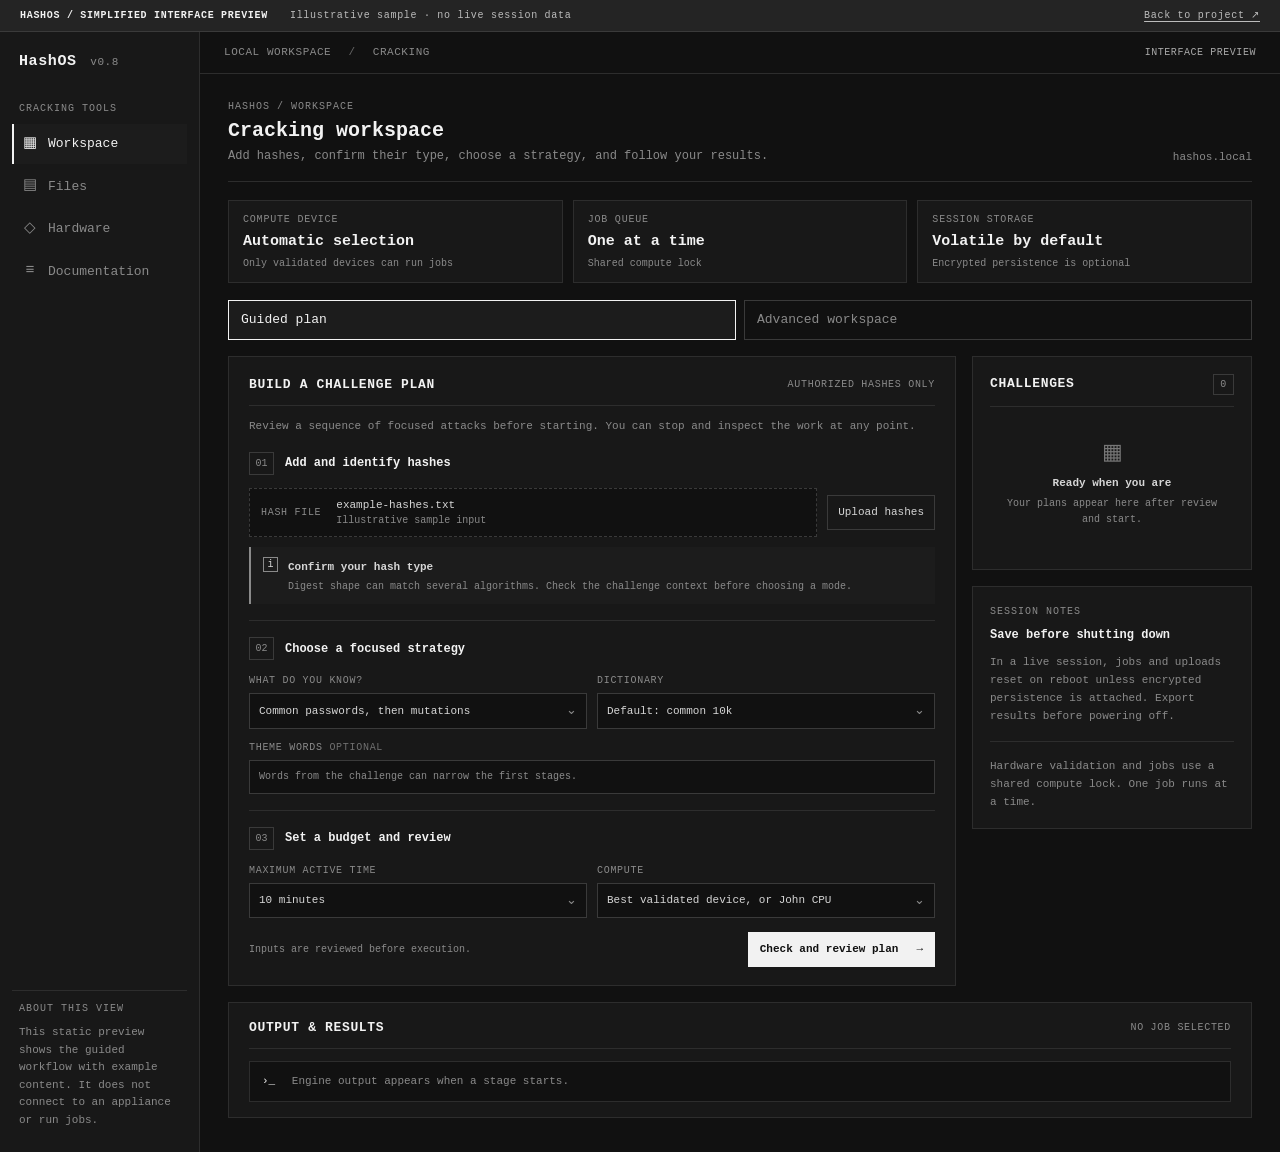
<file: hashos-preview.html>
<!doctype html>
<html lang="en">
<head>
  <meta charset="utf-8">
  <meta name="viewport" content="width=device-width,initial-scale=1">
  <meta name="theme-color" content="#111111">
  <meta name="description" content="Illustrative, simplified preview of the HashOS v0.8 guided cracking workspace.">
  <title>HashOS — Interface Preview</title>
  <link rel="icon" href="assets/favicon.svg" type="image/svg+xml">
  <link rel="stylesheet" href="assets/css/hashos-preview.css">
</head>
<body>
  <div class="preview-note"><span>HASHOS / SIMPLIFIED INTERFACE PREVIEW</span><span>Illustrative sample · no live session data</span><a href="open-source.html#hashos">Back to project ↗</a></div>
  <div class="app-shell">
    <aside class="sidebar" aria-label="Illustrative app navigation">
      <div class="brand">HashOS <span>v0.8</span></div>
      <p class="nav-label">CRACKING TOOLS</p>
      <div class="nav-list"><div class="nav-item selected"><span class="nav-icon">▦</span>Workspace</div><div class="nav-item"><span class="nav-icon">▤</span>Files</div><div class="nav-item"><span class="nav-icon">◇</span>Hardware</div><div class="nav-item"><span class="nav-icon">≡</span>Documentation</div></div>
      <div class="sidebar-bottom"><p class="nav-label">ABOUT THIS VIEW</p><p>This static preview shows the guided workflow with example content. It does not connect to an appliance or run jobs.</p></div>
    </aside>
    <div class="main-shell">
      <header class="topbar"><span>LOCAL WORKSPACE <b>/</b> CRACKING</span><span>INTERFACE PREVIEW</span></header>
      <main>
        <div class="page-heading"><div><p class="eyebrow">HASHOS / WORKSPACE</p><h1>Cracking workspace</h1><p>Add hashes, confirm their type, choose a strategy, and follow your results.</p></div><span class="host-tag">hashos.local</span></div>
        <div class="summary-grid" aria-label="Workspace capabilities"><div class="summary-card"><span>COMPUTE DEVICE</span><strong>Automatic selection</strong><small>Only validated devices can run jobs</small></div><div class="summary-card"><span>JOB QUEUE</span><strong>One at a time</strong><small>Shared compute lock</small></div><div class="summary-card"><span>SESSION STORAGE</span><strong>Volatile by default</strong><small>Encrypted persistence is optional</small></div></div>
        <div class="mode-tabs"><div class="active">Guided plan</div><div>Advanced workspace</div></div>
        <div class="workspace-grid">
          <section class="card plan-card" aria-labelledby="plan-title"><div class="card-head"><h2 id="plan-title">Build a challenge plan</h2><span>AUTHORIZED HASHES ONLY</span></div><p class="card-intro">Review a sequence of focused attacks before starting. You can stop and inspect the work at any point.</p>
            <div class="step"><div class="step-title"><span>01</span><h3>Add and identify hashes</h3></div><div class="input-row"><div class="sample-field"><span>HASH FILE</span><strong>example-hashes.txt</strong><small>Illustrative sample input</small></div><span class="small-action">Upload hashes</span></div><div class="callout"><span class="callout-mark">i</span><div><strong>Confirm your hash type</strong><p>Digest shape can match several algorithms. Check the challenge context before choosing a mode.</p></div></div></div>
            <div class="step"><div class="step-title"><span>02</span><h3>Choose a focused strategy</h3></div><div class="field-grid"><div class="field"><span>WHAT DO YOU KNOW?</span><div>Common passwords, then mutations <b>⌄</b></div></div><div class="field"><span>DICTIONARY</span><div>Default: common 10k <b>⌄</b></div></div></div><div class="field optional"><span>THEME WORDS <em>OPTIONAL</em></span><div>Words from the challenge can narrow the first stages.</div></div></div>
            <div class="step last-step"><div class="step-title"><span>03</span><h3>Set a budget and review</h3></div><div class="field-grid"><div class="field"><span>MAXIMUM ACTIVE TIME</span><div>10 minutes <b>⌄</b></div></div><div class="field"><span>COMPUTE</span><div>Best validated device, or John CPU <b>⌄</b></div></div></div><div class="plan-footer"><span>Inputs are reviewed before execution.</span><div class="primary-action">Check and review plan <b>→</b></div></div></div>
          </section>
          <aside class="right-column"><section class="card challenges"><div class="card-head"><h2>Challenges</h2><span>0</span></div><div class="empty-state"><div class="empty-icon">▦</div><strong>Ready when you are</strong><p>Your plans appear here after review and start.</p></div></section><section class="card session-card"><p class="eyebrow">SESSION NOTES</p><h2>Save before shutting down</h2><p>In a live session, jobs and uploads reset on reboot unless encrypted persistence is attached. Export results before powering off.</p><div class="session-rule"></div><p>Hardware validation and jobs use a shared compute lock. One job runs at a time.</p></section></aside>
        </div>
        <section class="card output-card"><div class="card-head"><h2>Output &amp; results</h2><span>NO JOB SELECTED</span></div><div class="output-empty"><span>›_</span> Engine output appears when a stage starts.</div></section>
      </main>
    </div>
  </div>
</body>
</html>
</file>
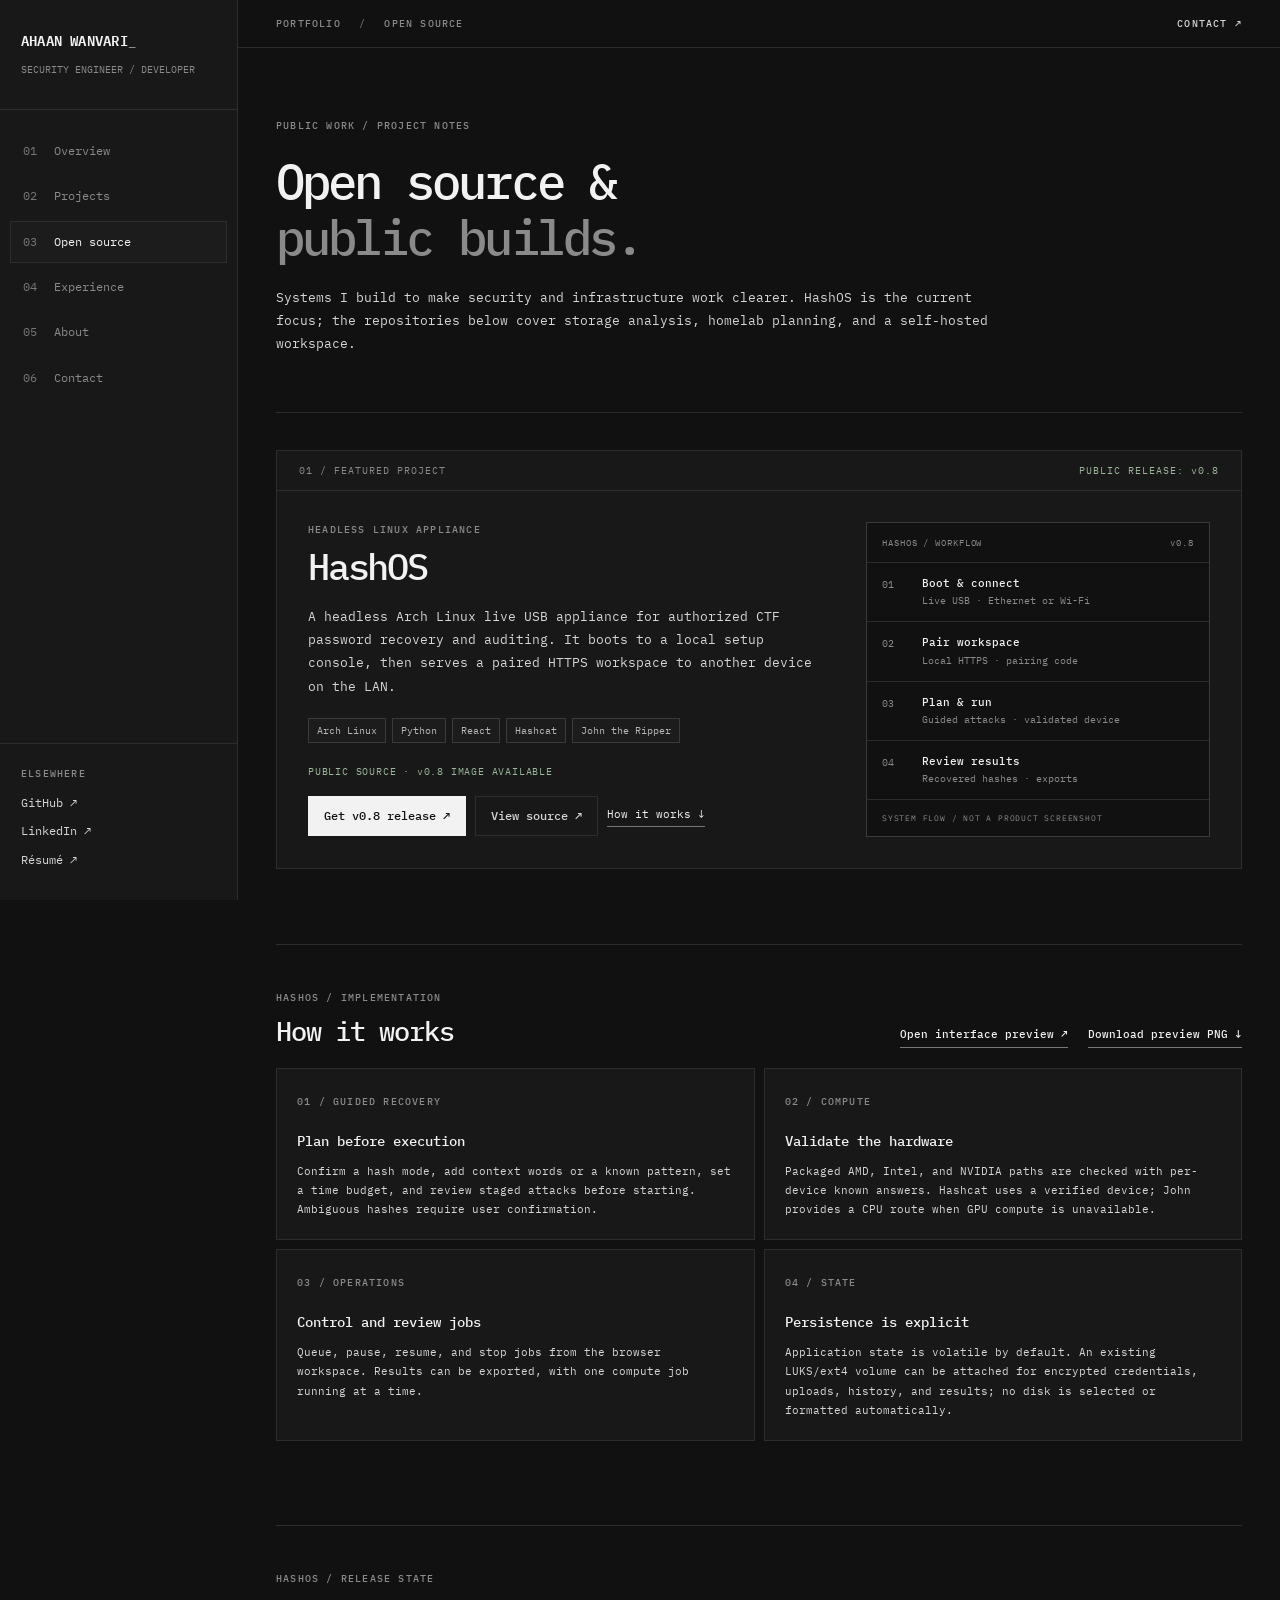
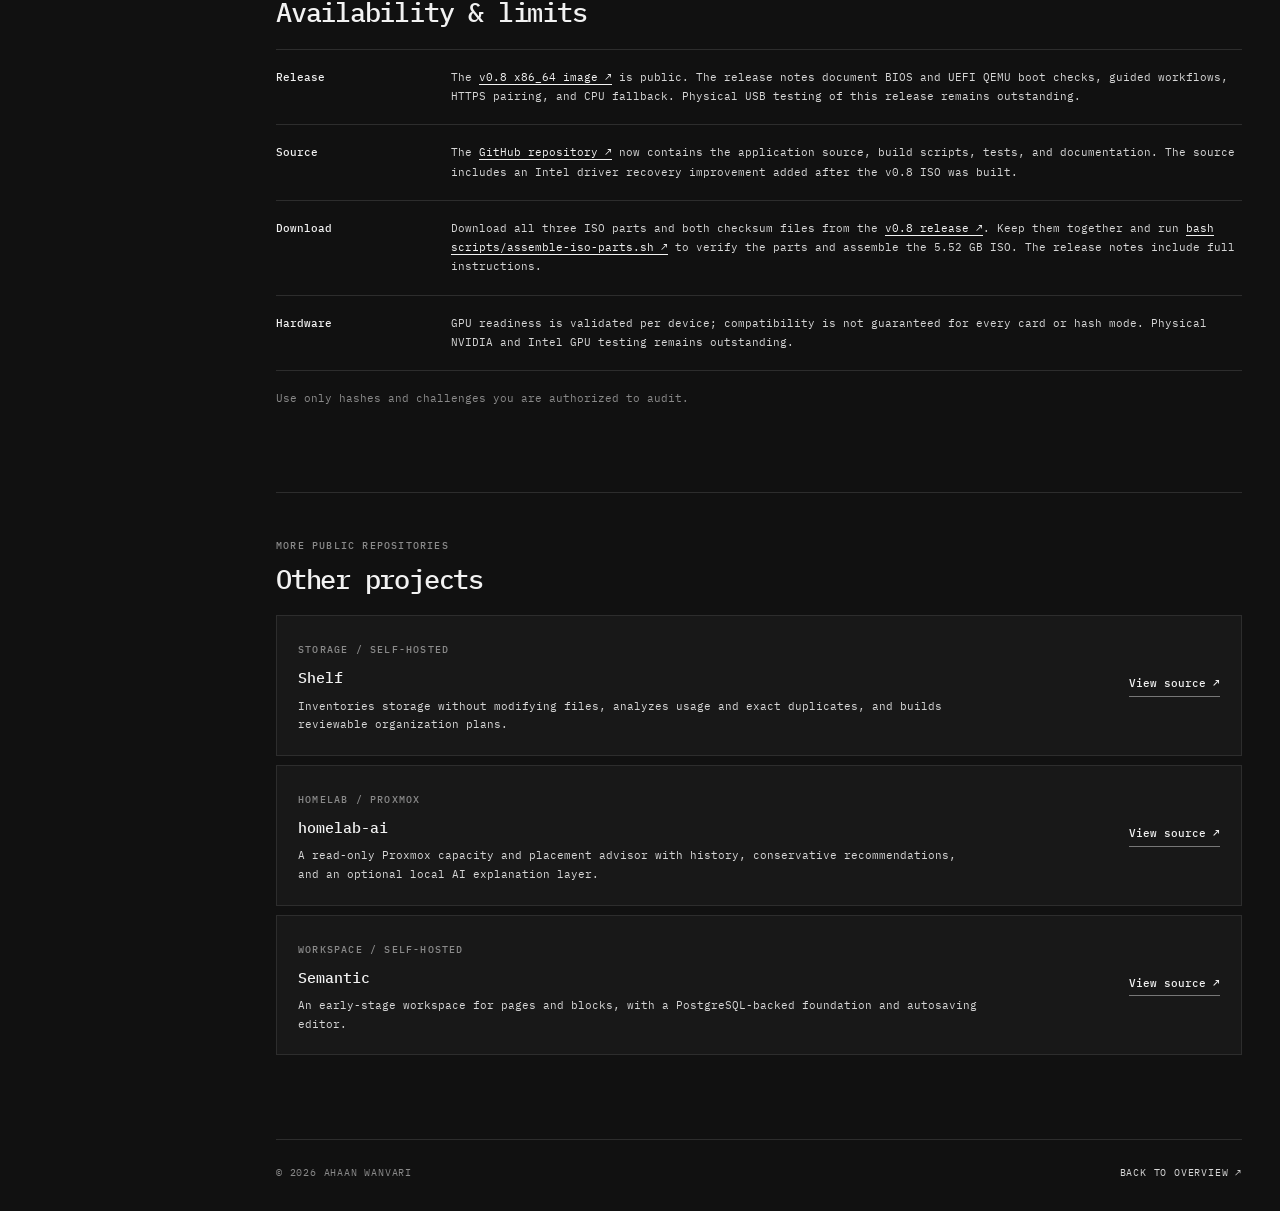
<file: open-source.html>
<!doctype html>
<html lang="en">
<head>
<meta charset="utf-8"><meta name="viewport" content="width=device-width,initial-scale=1"><meta name="theme-color" content="#111111"><meta name="description" content="Open source and public projects by Ahaan Wanvari, featuring HashOS, Shelf, homelab-ai, and Semantic."><title>Open Source — Ahaan Wanvari</title><link rel="icon" href="assets/favicon.svg" type="image/svg+xml"><link rel="preconnect" href="https://fonts.googleapis.com"><link rel="preconnect" href="https://fonts.gstatic.com" crossorigin><link href="https://fonts.googleapis.com/css2?family=IBM+Plex+Mono:wght@400;500;600&display=swap" rel="stylesheet"><link rel="stylesheet" href="assets/css/site.css"><script defer src="assets/js/site.js"></script>
</head>
<body>
<a class="skip-link" href="#main">Skip to content</a>
<aside class="sidebar"><div class="sidebar-head"><a class="brand" href="index.html">AHAAN WANVARI<span aria-hidden="true">_</span></a><p>SECURITY ENGINEER / DEVELOPER</p></div><nav class="side-nav" aria-label="Main navigation"><a href="index.html#overview"><span>01</span> Overview</a><a href="projects.html"><span>02</span> Projects</a><a href="open-source.html" aria-current="page"><span>03</span> Open source</a><a href="index.html#experience"><span>04</span> Experience</a><a href="index.html#about"><span>05</span> About</a><a href="index.html#contact"><span>06</span> Contact</a></nav><div class="sidebar-bottom"><p class="eyebrow">ELSEWHERE</p><a href="https://github.com/ahaanwanvari" target="_blank" rel="noopener noreferrer">GitHub ↗</a><a href="https://www.linkedin.com/in/ahaan-wanvari-b9b75a265/" target="_blank" rel="noopener noreferrer">LinkedIn ↗</a><a href="resume.html">Résumé ↗</a></div></aside>
<div class="workspace"><header class="topbar"><span>PORTFOLIO <span class="slash">/</span> OPEN SOURCE</span><a href="mailto:ahaanwanvari@gmail.com">CONTACT ↗</a></header><header class="mobile-header"><a class="brand" href="index.html">AHAAN WANVARI<span aria-hidden="true">_</span></a><details><summary>Menu <span aria-hidden="true">☰</span></summary><nav aria-label="Mobile navigation"><a href="index.html#overview">Overview</a><a href="projects.html">Projects</a><a href="open-source.html" aria-current="page">Open source</a><a href="index.html#experience">Experience</a><a href="index.html#about">About</a><a href="index.html#contact">Contact</a><a href="resume.html">Résumé</a></nav></details></header>
<main id="main" class="content source-page">
<section class="source-intro"><p class="eyebrow">PUBLIC WORK / PROJECT NOTES</p><h1>Open source &amp;<br><span>public builds.</span></h1><p>Systems I build to make security and infrastructure work clearer. HashOS is the current focus; the repositories below cover storage analysis, homelab planning, and a self-hosted workspace.</p></section>
<section class="source-project" id="hashos" aria-labelledby="hashos-title"><div class="source-titlebar"><span>01 / FEATURED PROJECT</span><span>PUBLIC RELEASE: v0.8</span></div><div class="source-hero"><div><p class="eyebrow">HEADLESS LINUX APPLIANCE</p><h2 id="hashos-title">HashOS</h2><p class="source-lede">A headless Arch Linux live USB appliance for authorized CTF password recovery and auditing. It boots to a local setup console, then serves a paired HTTPS workspace to another device on the LAN.</p><div class="tags"><span>Arch Linux</span><span>Python</span><span>React</span><span>Hashcat</span><span>John the Ripper</span></div><p class="source-status">PUBLIC SOURCE · v0.8 IMAGE AVAILABLE</p><div class="actions"><a class="button button-primary" href="https://github.com/ahaanwanvari/hashOS/releases/tag/v0.8" target="_blank" rel="noopener noreferrer">Get v0.8 release ↗</a><a class="button button-outline" href="https://github.com/ahaanwanvari/hashOS" target="_blank" rel="noopener noreferrer">View source ↗</a><a class="source-inline-link" href="#how-it-works">How it works ↓</a></div></div><div class="source-diagram" role="img" aria-label="HashOS workflow: boot and connect, pair from a local browser, plan a recovery job, validate compute hardware, and review results"><div class="diagram-head"><span>HASHOS / WORKFLOW</span><span>v0.8</span></div><div class="diagram-step"><span>01</span><div><strong>Boot &amp; connect</strong><small>Live USB · Ethernet or Wi-Fi</small></div></div><div class="diagram-step"><span>02</span><div><strong>Pair workspace</strong><small>Local HTTPS · pairing code</small></div></div><div class="diagram-step"><span>03</span><div><strong>Plan &amp; run</strong><small>Guided attacks · validated device</small></div></div><div class="diagram-step"><span>04</span><div><strong>Review results</strong><small>Recovered hashes · exports</small></div></div><div class="diagram-caption">SYSTEM FLOW / NOT A PRODUCT SCREENSHOT</div></div></div></section>
<section class="section source-details" id="how-it-works"><div class="section-head"><div><p class="eyebrow">HASHOS / IMPLEMENTATION</p><h2>How it works</h2></div><div class="preview-links"><a class="section-link" href="hashos-preview.html">Open interface preview ↗</a><a class="section-link" href="assets/renders/hashos-preview.png" download="HashOS-interface-preview.png">Download preview PNG ↓</a></div></div><div class="source-detail-grid"><article><span class="eyebrow">01 / GUIDED RECOVERY</span><h3>Plan before execution</h3><p>Confirm a hash mode, add context words or a known pattern, set a time budget, and review staged attacks before starting. Ambiguous hashes require user confirmation.</p></article><article><span class="eyebrow">02 / COMPUTE</span><h3>Validate the hardware</h3><p>Packaged AMD, Intel, and NVIDIA paths are checked with per-device known answers. Hashcat uses a verified device; John provides a CPU route when GPU compute is unavailable.</p></article><article><span class="eyebrow">03 / OPERATIONS</span><h3>Control and review jobs</h3><p>Queue, pause, resume, and stop jobs from the browser workspace. Results can be exported, with one compute job running at a time.</p></article><article><span class="eyebrow">04 / STATE</span><h3>Persistence is explicit</h3><p>Application state is volatile by default. An existing LUKS/ext4 volume can be attached for encrypted credentials, uploads, history, and results; no disk is selected or formatted automatically.</p></article></div></section>
<section class="section source-availability"><div class="section-head"><div><p class="eyebrow">HASHOS / RELEASE STATE</p><h2>Availability &amp; limits</h2></div></div><div class="availability-list"><div><strong>Release</strong><p>The <a href="https://github.com/ahaanwanvari/hashOS/releases/tag/v0.8" target="_blank" rel="noopener noreferrer">v0.8 x86_64 image ↗</a> is public. The release notes document BIOS and UEFI QEMU boot checks, guided workflows, HTTPS pairing, and CPU fallback. Physical USB testing of this release remains outstanding.</p></div><div><strong>Source</strong><p>The <a href="https://github.com/ahaanwanvari/hashOS" target="_blank" rel="noopener noreferrer">GitHub repository ↗</a> now contains the application source, build scripts, tests, and documentation. The source includes an Intel driver recovery improvement added after the v0.8 ISO was built.</p></div><div><strong>Download</strong><p>Download all three ISO parts and both checksum files from the <a href="https://github.com/ahaanwanvari/hashOS/releases/tag/v0.8" target="_blank" rel="noopener noreferrer">v0.8 release ↗</a>. Keep them together and run <a href="https://github.com/ahaanwanvari/hashOS/blob/main/scripts/assemble-iso-parts.sh" target="_blank" rel="noopener noreferrer"><code>bash scripts/assemble-iso-parts.sh</code> ↗</a> to verify the parts and assemble the 5.52 GB ISO. The release notes include full instructions.</p></div><div><strong>Hardware</strong><p>GPU readiness is validated per device; compatibility is not guaranteed for every card or hash mode. Physical NVIDIA and Intel GPU testing remains outstanding.</p></div></div><p class="source-use-note">Use only hashes and challenges you are authorized to audit.</p></section>
<section class="section public-repos" id="other-projects"><div class="section-head"><div><p class="eyebrow">MORE PUBLIC REPOSITORIES</p><h2>Other projects</h2></div></div><div class="repo-list"><article><div><span class="eyebrow">STORAGE / SELF-HOSTED</span><h3>Shelf</h3><p>Inventories storage without modifying files, analyzes usage and exact duplicates, and builds reviewable organization plans.</p></div><a class="project-link" href="https://github.com/ahaanwanvari/shelf" target="_blank" rel="noopener noreferrer" aria-label="View Shelf source on GitHub">View source ↗</a></article><article><div><span class="eyebrow">HOMELAB / PROXMOX</span><h3>homelab-ai</h3><p>A read-only Proxmox capacity and placement advisor with history, conservative recommendations, and an optional local AI explanation layer.</p></div><a class="project-link" href="https://github.com/ahaanwanvari/homelab-ai" target="_blank" rel="noopener noreferrer" aria-label="View homelab-ai source on GitHub">View source ↗</a></article><article><div><span class="eyebrow">WORKSPACE / SELF-HOSTED</span><h3>Semantic</h3><p>An early-stage workspace for pages and blocks, with a PostgreSQL-backed foundation and autosaving editor.</p></div><a class="project-link" href="https://github.com/ahaanwanvari/semantic" target="_blank" rel="noopener noreferrer" aria-label="View Semantic source on GitHub">View source ↗</a></article></div></section>
</main><footer class="footer"><span>© 2026 AHAAN WANVARI</span><a href="index.html">BACK TO OVERVIEW ↗</a></footer></div>
</body></html>
</file>
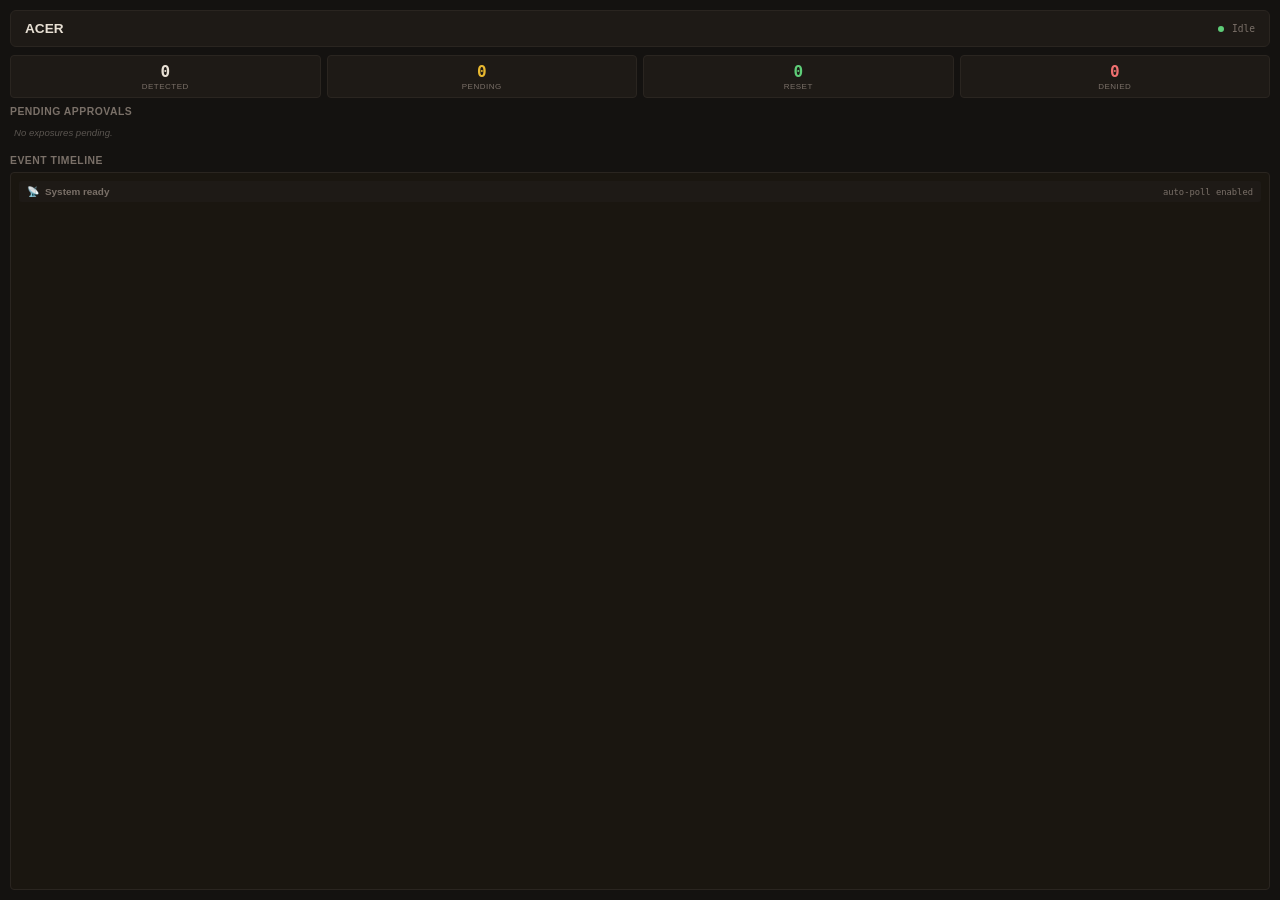
<file: portfolio-demo.html>
<!DOCTYPE html>
<html lang="en">
<head>
    <meta charset="UTF-8">
    <meta name="viewport" content="width=device-width, initial-scale=1.0">
    <title>ACER Demo</title>
    <style>
        *{margin:0;padding:0;box-sizing:border-box;}
        html,body{height:100%;overflow:hidden;}
        body{font-family:-apple-system,BlinkMacSystemFont,'Segoe UI',sans-serif;background:#141210;color:#e8e0d4;}
        .wrap{height:100%;display:flex;flex-direction:column;padding:10px;}
        .hdr{display:flex;justify-content:space-between;align-items:center;padding:10px 14px;background:#1e1a16;border:1px solid #2a2520;border-radius:6px;margin-bottom:8px;flex-shrink:0;}
        .hdr h1{font-size:.85rem;font-weight:700;}
        .hdr-r{display:flex;align-items:center;gap:8px;font-size:.6rem;color:#7a7068;font-family:monospace;}
        .dot{width:6px;height:6px;border-radius:50%;background:#5ecd78;}
        .dot.polling{background:#e8b830;}
        .stats{display:grid;grid-template-columns:repeat(4,1fr);gap:6px;margin-bottom:8px;flex-shrink:0;}
        .st{background:#1e1a16;border:1px solid #2a2520;border-radius:4px;padding:6px;text-align:center;}
        .st-v{font-family:monospace;font-size:1rem;font-weight:700;}
        .st-l{font-size:.5rem;color:#7a7068;text-transform:uppercase;letter-spacing:.5px;margin-top:1px;}
        .queue-sec{flex-shrink:0;margin-bottom:8px;}
        .sec-title{font-size:.65rem;font-weight:700;color:#7a7068;text-transform:uppercase;letter-spacing:.5px;margin-bottom:6px;}
        .queue{min-height:24px;}
        .qi{background:#1e1a16;border:1px solid #2a2520;border-left:3px solid #e8b830;border-radius:4px;padding:8px 10px;margin-bottom:6px;display:flex;justify-content:space-between;align-items:center;opacity:0;transform:translateY(6px);transition:opacity .4s,transform .4s;}
        .qi.show{opacity:1;transform:translateY(0);}
        .qi.approved{border-left-color:#5ecd78;}
        .qi.denied{border-left-color:#f07070;}
        .qi-info .qi-name{font-size:.72rem;font-weight:600;}
        .qi-info .qi-meta{font-size:.6rem;color:#7a7068;margin-top:2px;}
        .qi-info .qi-meta span{margin-right:10px;}
        .qi-btns{display:flex;gap:4px;}
        .qi-btns button{padding:4px 8px;border-radius:3px;border:none;font-size:.58rem;font-weight:600;color:#fff;cursor:default;}
        .qi-btns .ba{background:#5ecd78;}
        .qi-btns .bd{background:#f07070;}
        .qi-result{font-size:.6rem;font-weight:600;}
        .tl-sec{flex:1;min-height:0;display:flex;flex-direction:column;overflow:hidden;}
        .tl{flex:1;overflow:hidden;background:#1a1610;border:1px solid #2a2520;border-radius:4px;padding:8px;}
        .te{padding:5px 8px;margin-bottom:4px;border-radius:3px;font-size:.62rem;opacity:0;transform:translateY(4px);transition:opacity .3s,transform .3s;display:flex;align-items:center;gap:6px;}
        .te.show{opacity:1;transform:translateY(0);}
        .te .icon{flex-shrink:0;}
        .te .lbl{font-weight:600;}
        .te .det{color:#7a7068;margin-left:auto;font-family:monospace;font-size:.55rem;}
        .te.green{background:#1a2e1f;} .te.green .lbl{color:#5ecd78;}
        .te.amber{background:#2a2210;} .te.amber .lbl{color:#e8b830;}
        .te.red{background:#2e1a1a;} .te.red .lbl{color:#f07070;}
        .te.blue{background:#1a2230;} .te.blue .lbl{color:#70b0f0;}
        .te.grey{background:#1e1a16;} .te.grey .lbl{color:#7a7068;}
        .empty{color:#5a5550;font-size:.6rem;font-style:italic;padding:4px;}
    </style>
</head>
<body>
<div class="wrap">
    <div class="hdr">
        <h1>ACER</h1>
        <div class="hdr-r"><div class="dot" id="dot"></div><span id="status">Idle</span></div>
    </div>
    <div class="stats">
        <div class="st"><div class="st-v" style="color:#e8e0d4" id="s0">0</div><div class="st-l">Detected</div></div>
        <div class="st"><div class="st-v" style="color:#e8b830" id="s1">0</div><div class="st-l">Pending</div></div>
        <div class="st"><div class="st-v" style="color:#5ecd78" id="s2">0</div><div class="st-l">Reset</div></div>
        <div class="st"><div class="st-v" style="color:#f07070" id="s3">0</div><div class="st-l">Denied</div></div>
    </div>
    <div class="queue-sec">
        <div class="sec-title">Pending Approvals</div>
        <div class="queue" id="queue"><div class="empty" id="emptyQ">No exposures pending.</div></div>
    </div>
    <div class="tl-sec">
        <div class="sec-title">Event Timeline</div>
        <div class="tl" id="tl"></div>
    </div>
</div>
<script>
const dot=document.getElementById('dot'),status=document.getElementById('status'),queue=document.getElementById('queue'),tl=document.getElementById('tl'),emptyQ=document.getElementById('emptyQ');
const s=[0,0,0,0];
function up(){for(let i=0;i<4;i++)document.getElementById('s'+i).textContent=s[i];}
function sleep(ms){return new Promise(r=>setTimeout(r,ms));}
function setPoll(on){if(on){dot.classList.add('polling');status.textContent='Polling...';}else{dot.classList.remove('polling');status.textContent='Idle';}}

function addEvent(icon,label,color,detail){
    const d=document.createElement('div');d.className='te '+color;
    d.innerHTML=`<span class="icon">${icon}</span><span class="lbl">${label}</span><span class="det">${detail}</span>`;
    tl.prepend(d);setTimeout(()=>d.classList.add('show'),30);
    if(tl.children.length>12)tl.removeChild(tl.lastChild);
}

function addQueueItem(id,name,email,type,risk){
    emptyQ.style.display='none';
    const d=document.createElement('div');d.className='qi';d.id='qi-'+id;
    d.innerHTML=`<div class="qi-info"><div class="qi-name">${name}</div><div class="qi-meta"><span>${email}</span><span>${type}</span><span>Risk: ${risk}</span></div></div><div class="qi-btns"><button class="ba">Approve</button><button class="bd">Deny</button></div>`;
    queue.appendChild(d);setTimeout(()=>d.classList.add('show'),30);
}

function resolveItem(id,approved){
    const el=document.getElementById('qi-'+id);
    if(!el)return;
    el.classList.add(approved?'approved':'denied');
    el.querySelector('.qi-btns').innerHTML=`<span class="qi-result" style="color:${approved?'#5ecd78':'#f07070'}">${approved?'✓ Reset Executed':'✗ Denied'}</span>`;
}

function removeItem(id){const el=document.getElementById('qi-'+id);if(el)el.remove();}

const USERS=[
    {id:0,n:"A. Chen",e:"a.chen@acme-corp.io",t:"combo",src:"DarkMarket_2026",risk:87},
    {id:1,n:"J. Lee",e:"j.lee@acme-corp.io",t:"breach",src:"MegaDump_v4",risk:92},
    {id:2,n:"S. Rivera",e:"s.rivera@acme-corp.io",t:"paste",src:"Paste_Jul26",risk:71},
];

async function cycle(){
    s.fill(0);up();queue.innerHTML='';emptyQ.style.display='';queue.appendChild(emptyQ);tl.innerHTML='';

    addEvent('📡','System ready','grey','auto-poll enabled');
    await sleep(2500);

    // Poll
    setPoll(true);
    addEvent('🔍','Polling RF Identity API...','grey','acme-corp.io');
    await sleep(2200);
    setPoll(false);
    addEvent('⚠️','3 exposures found','amber','credential leak detected');
    s[0]=3;up();
    await sleep(1200);

    // Queue items
    for(const u of USERS){
        addQueueItem(u.id,u.n,u.e,u.t,u.risk);
        addEvent('⏳','Queued for approval','amber',u.e);
        s[1]++;up();
        await sleep(900);
    }
    await sleep(2000);

    // Approve first
    resolveItem(0,true);
    s[1]--;s[2]++;up();
    addEvent('🔄','Password reset executed','green',USERS[0].e);
    await sleep(2200);

    // Approve second
    resolveItem(1,true);
    s[1]--;s[2]++;up();
    addEvent('🔄','Password reset executed','green',USERS[1].e);
    await sleep(2200);

    // Deny third
    resolveItem(2,false);
    s[1]--;s[3]++;up();
    addEvent('🚫','Denied — no action','red',USERS[2].e);
    await sleep(1800);

    // Notifications
    addEvent('📧','Notification sent','blue',USERS[0].e);
    await sleep(700);
    addEvent('📧','Notification sent','blue',USERS[1].e);
    await sleep(700);
    addEvent('📧','SOC team notified','blue','security-team');
    await sleep(2500);

    addEvent('✅','Cycle complete','green','2 resets, 1 denied');
    await sleep(4000);

    // Fade out queue items
    removeItem(0);removeItem(1);removeItem(2);
    await sleep(1000);
}

async function loop(){while(true)await cycle();}
loop();
</script>
</body>
</html>
</file>
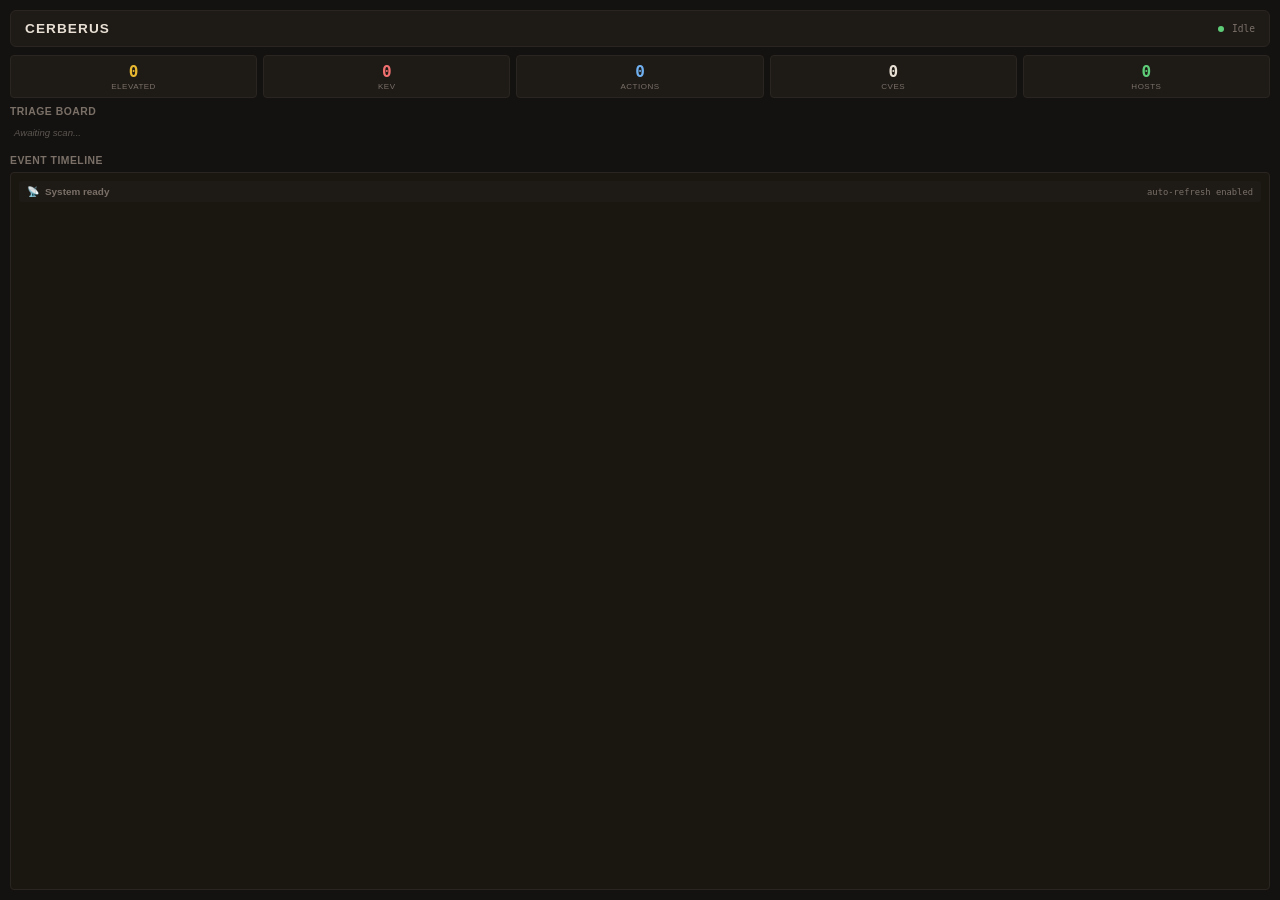
<file: portfolio-demo_1.html>
<!DOCTYPE html>
<html lang="en">
<head>
    <meta charset="UTF-8">
    <meta name="viewport" content="width=device-width, initial-scale=1.0">
    <title>CERBERUS Demo</title>
    <style>
        *{margin:0;padding:0;box-sizing:border-box;}
        html,body{height:100%;overflow:hidden;}
        body{font-family:-apple-system,BlinkMacSystemFont,'Segoe UI',sans-serif;background:#141210;color:#e8e0d4;}
        .wrap{height:100%;display:flex;flex-direction:column;padding:10px;}
        .hdr{display:flex;justify-content:space-between;align-items:center;padding:10px 14px;background:#1e1a16;border:1px solid #2a2520;border-radius:6px;margin-bottom:8px;flex-shrink:0;}
        .hdr h1{font-size:.85rem;font-weight:700;letter-spacing:.08em;}
        .hdr-r{display:flex;align-items:center;gap:8px;font-size:.6rem;color:#7a7068;font-family:monospace;}
        .dot{width:6px;height:6px;border-radius:50%;background:#5ecd78;}
        .dot.scanning{background:#e8b830;}
        .stats{display:grid;grid-template-columns:repeat(5,1fr);gap:6px;margin-bottom:8px;flex-shrink:0;}
        .st{background:#1e1a16;border:1px solid #2a2520;border-radius:4px;padding:6px;text-align:center;}
        .st-v{font-family:monospace;font-size:1rem;font-weight:700;}
        .st-l{font-size:.5rem;color:#7a7068;text-transform:uppercase;letter-spacing:.5px;margin-top:1px;}
        .board-sec{flex-shrink:0;margin-bottom:8px;}
        .sec-title{font-size:.65rem;font-weight:700;color:#7a7068;text-transform:uppercase;letter-spacing:.5px;margin-bottom:6px;}
        .board{min-height:24px;}
        .ai{background:#1e1a16;border:1px solid #2a2520;border-left:3px solid #7a7068;border-radius:4px;padding:8px 10px;margin-bottom:6px;display:flex;justify-content:space-between;align-items:center;opacity:0;transform:translateY(6px);transition:opacity .4s,transform .4s;}
        .ai.show{opacity:1;transform:translateY(0);}
        .ai.elevated{border-left-color:#e8b830;}
        .ai.standard{border-left-color:#70b0f0;}
        .ai.selected{border-color:#e8b830;background:#22201a;}
        .ai-info .ai-name{font-size:.72rem;font-weight:600;}
        .ai-info .ai-meta{font-size:.6rem;color:#7a7068;margin-top:2px;}
        .ai-info .ai-meta span{margin-right:10px;}
        .ai-score{font-family:monospace;font-size:.9rem;font-weight:700;color:#e8e0d4;}
        .ai-tier{font-size:.5rem;color:#7a7068;text-transform:uppercase;text-align:right;}
        .tl-sec{flex:1;min-height:0;display:flex;flex-direction:column;overflow:hidden;}
        .tl{flex:1;overflow:hidden;background:#1a1610;border:1px solid #2a2520;border-radius:4px;padding:8px;}
        .te{padding:5px 8px;margin-bottom:4px;border-radius:3px;font-size:.62rem;opacity:0;transform:translateY(4px);transition:opacity .3s,transform .3s;display:flex;align-items:center;gap:6px;}
        .te.show{opacity:1;transform:translateY(0);}
        .te .icon{flex-shrink:0;}
        .te .lbl{font-weight:600;}
        .te .det{color:#7a7068;margin-left:auto;font-family:monospace;font-size:.55rem;}
        .te.green{background:#1a2e1f;} .te.green .lbl{color:#5ecd78;}
        .te.amber{background:#2a2210;} .te.amber .lbl{color:#e8b830;}
        .te.red{background:#2e1a1a;} .te.red .lbl{color:#f07070;}
        .te.blue{background:#1a2230;} .te.blue .lbl{color:#70b0f0;}
        .te.purple{background:#221a2e;} .te.purple .lbl{color:#b08cf0;}
        .te.grey{background:#1e1a16;} .te.grey .lbl{color:#7a7068;}
        .empty{color:#5a5550;font-size:.6rem;font-style:italic;padding:4px;}
    </style>
</head>
<body>
<div class="wrap">
    <div class="hdr">
        <h1>CERBERUS</h1>
        <div class="hdr-r"><div class="dot" id="dot"></div><span id="status">Idle</span></div>
    </div>
    <div class="stats">
        <div class="st"><div class="st-v" style="color:#e8b830" id="s0">0</div><div class="st-l">Elevated</div></div>
        <div class="st"><div class="st-v" style="color:#f07070" id="s1">0</div><div class="st-l">KEV</div></div>
        <div class="st"><div class="st-v" style="color:#70b0f0" id="s2">0</div><div class="st-l">Actions</div></div>
        <div class="st"><div class="st-v" style="color:#e8e0d4" id="s3">0</div><div class="st-l">CVEs</div></div>
        <div class="st"><div class="st-v" style="color:#5ecd78" id="s4">0</div><div class="st-l">Hosts</div></div>
    </div>
    <div class="board-sec">
        <div class="sec-title">Triage Board</div>
        <div class="board" id="board"><div class="empty" id="emptyB">Awaiting scan...</div></div>
    </div>
    <div class="tl-sec">
        <div class="sec-title">Event Timeline</div>
        <div class="tl" id="tl"></div>
    </div>
</div>
<script>
const dot=document.getElementById('dot'),status=document.getElementById('status'),board=document.getElementById('board'),tl=document.getElementById('tl'),emptyB=document.getElementById('emptyB');
function setStat(i,v){document.getElementById('s'+i).textContent=v;}
function sleep(ms){return new Promise(r=>setTimeout(r,ms));}
function setScan(on){if(on){dot.classList.add('scanning');status.textContent='Scanning...';}else{dot.classList.remove('scanning');status.textContent='Ready';}}

function addEvent(icon,label,color,detail){
    const d=document.createElement('div');d.className='te '+color;
    d.innerHTML=`<span class="icon">${icon}</span><span class="lbl">${label}</span><span class="det">${detail}</span>`;
    tl.prepend(d);setTimeout(()=>d.classList.add('show'),30);
    if(tl.children.length>14)tl.removeChild(tl.lastChild);
}

const ACTIONS=[
    {id:0,n:"Apache httpd",score:"55.9",tier:"ELEVATED",cls:"elevated",hosts:35,cves:154,kev:3,meta:"KEV+ransomware \u00b7 EPSS 100% \u00b7 1 public"},
    {id:1,n:"OpenSSH",score:"44.3",tier:"ELEVATED",cls:"elevated",hosts:39,cves:70,kev:0,meta:"EPSS 100% \u00b7 3 public \u00b7 remote_access crit 90"},
    {id:2,n:"MongoDB",score:"49.7",tier:"ELEVATED",cls:"elevated",hosts:306,cves:21,kev:1,meta:"1 KEV \u00b7 databases crit 70 \u00b7 no public hosts"},
    {id:3,n:"jQuery",score:"32.8",tier:"STANDARD",cls:"standard",hosts:13,cves:4,kev:1,meta:"1 KEV \u00b7 EPSS 99% \u00b7 1 public"},
];

function addAction(a){
    emptyB.style.display='none';
    const d=document.createElement('div');d.className='ai '+a.cls;d.id='ai-'+a.id;
    d.innerHTML=`<div class="ai-info"><div class="ai-name">Patch ${a.n} on ${a.hosts} hosts</div><div class="ai-meta"><span>${a.meta}</span></div></div><div><div class="ai-score">${a.score}</div><div class="ai-tier">${a.tier}</div></div>`;
    board.appendChild(d);setTimeout(()=>d.classList.add('show'),30);
}

function selectAction(id){
    const el=document.getElementById('ai-'+id);if(el)el.classList.add('selected');
}

const HOSTS=["web-prod-01.acme-corp.io","10.40.12.88","cdn-edge-03.acme-corp.io","app-staging.internal.io"];

async function cycle(){
    // Reset
    for(let i=0;i<5;i++)setStat(i,0);
    board.innerHTML='';emptyB.style.display='';board.appendChild(emptyB);tl.innerHTML='';
    status.textContent='Idle';

    addEvent('\u{1F4E1}','System ready','grey','auto-refresh enabled');
    await sleep(2000);

    // Scan
    setScan(true);
    addEvent('\u{1F50D}','Scanning NVD + CISA KEV','blue','90-day window');
    await sleep(1500);
    addEvent('\u{1F4E1}','Syncing RF ASI project','purple','acme-corp.io');
    await sleep(1500);
    addEvent('\u{1F50E}','Shodan host search','blue','vuln:CVE scope verified');
    await sleep(1200);
    setScan(false);
    addEvent('\u2705','Scan complete','green','26 CVEs \u00b7 875 observations');
    setStat(3,249);setStat(4,405);
    await sleep(1200);

    // Collapse
    addEvent('\u{1F4CA}','Collapsing 249 CVEs \u2192 4 actions','amber','74:1 reduction');
    setStat(0,3);setStat(1,5);setStat(2,4);
    await sleep(1000);

    // Show actions
    for(const a of ACTIONS){
        addAction(a);
        await sleep(600);
    }
    await sleep(1800);

    // Prioritize
    addEvent('\u26A0\uFE0F','Apache ranks #1','amber','KEV+ransomware \u00b7 internet-facing');
    selectAction(0);
    await sleep(2200);

    // Dossier
    addEvent('\u{1F4C2}','Dossier opened','blue','Apache httpd \u00b7 35 assets');
    await sleep(1200);
    addEvent('\u{1F513}','Hostnames revealed','amber','actor: J. Martinez \u00b7 35 hosts');
    await sleep(1200);

    // Ownership
    for(let i=0;i<3;i++){
        addEvent('\u2705','Ownership confirmed','green',HOSTS[i]+' \u2192 ACM-7742');
        await sleep(800);
    }
    addEvent('\u274C','Not ours','red',HOSTS[3]+' \u2192 removed');
    await sleep(1500);

    // Assign
    addEvent('\u{1F4DD}','Bulk assign: 154 CVEs','blue','INVESTIGATING \u00b7 Platform Eng');
    await sleep(1200);
    addEvent('\u{1F4E4}','Ticket exported','green','cerberus-apache-httpd.md');
    await sleep(1500);

    // Delta
    addEvent('\u{1F4C8}','Delta detected','amber','+2 new hosts since last snapshot');
    await sleep(1500);

    addEvent('\u2705','Triage cycle complete','green','1 action resolved \u00b7 3 owned');
    await sleep(4000);
}

async function loop(){while(true)await cycle();}
loop();
</script>
</body>
</html>
</file>
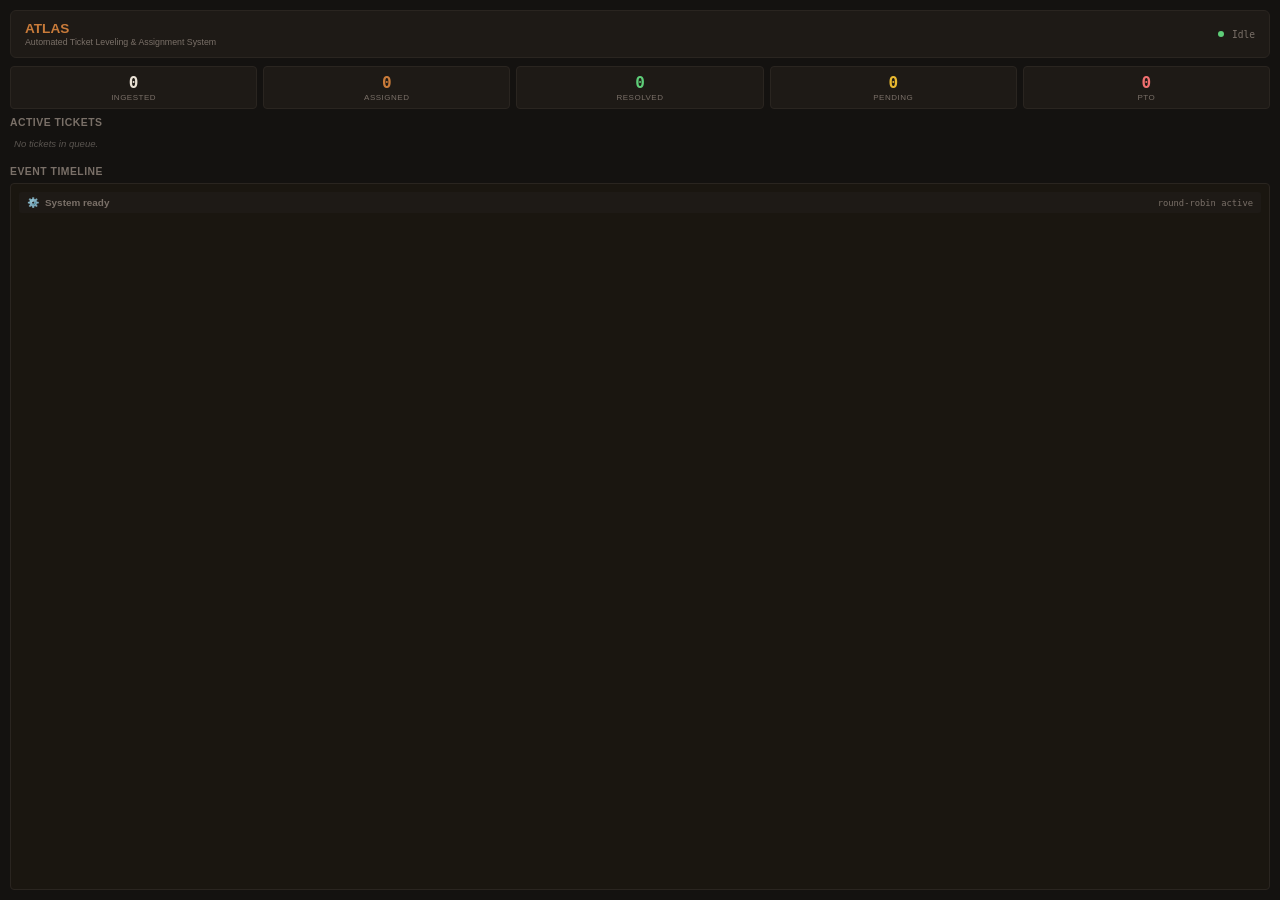
<file: portfolio-demo_2.html>
<!DOCTYPE html>
<html lang="en">
<head>
    <meta charset="UTF-8">
    <meta name="viewport" content="width=device-width, initial-scale=1.0">
    <title>ATLAS Demo</title>
    <style>
        *{margin:0;padding:0;box-sizing:border-box;}
        html,body{height:100%;overflow:hidden;}
        body{font-family:-apple-system,BlinkMacSystemFont,'Segoe UI',sans-serif;background:#141210;color:#e8e0d4;}
        .wrap{height:100%;display:flex;flex-direction:column;padding:10px;}
        .hdr{display:flex;justify-content:space-between;align-items:center;padding:10px 14px;background:#1e1a16;border:1px solid #2a2520;border-radius:6px;margin-bottom:8px;flex-shrink:0;}
        .hdr h1{font-size:.85rem;font-weight:700;color:#c97b3a;}
        .hdr-sub{font-size:.55rem;color:#7a7068;margin-top:1px;}
        .hdr-r{display:flex;align-items:center;gap:8px;font-size:.6rem;color:#7a7068;font-family:monospace;}
        .dot{width:6px;height:6px;border-radius:50%;background:#5ecd78;}
        .dot.routing{background:#c97b3a;}
        .stats{display:grid;grid-template-columns:repeat(5,1fr);gap:6px;margin-bottom:8px;flex-shrink:0;}
        .st{background:#1e1a16;border:1px solid #2a2520;border-radius:4px;padding:6px;text-align:center;}
        .st-v{font-family:monospace;font-size:1rem;font-weight:700;}
        .st-l{font-size:.5rem;color:#7a7068;text-transform:uppercase;letter-spacing:.5px;margin-top:1px;}
        .queue-sec{flex-shrink:0;margin-bottom:8px;}
        .sec-title{font-size:.65rem;font-weight:700;color:#7a7068;text-transform:uppercase;letter-spacing:.5px;margin-bottom:6px;}
        .queue{min-height:24px;}
        .qi{background:#1e1a16;border:1px solid #2a2520;border-left:3px solid #c97b3a;border-radius:4px;padding:8px 10px;margin-bottom:6px;display:flex;justify-content:space-between;align-items:center;opacity:0;transform:translateY(6px);transition:opacity .4s,transform .4s;}
        .qi.show{opacity:1;transform:translateY(0);}
        .qi.assigned{border-left-color:#5ecd78;}
        .qi.pending{border-left-color:#e8b830;}
        .qi.resolved{border-left-color:#5ecd78;opacity:.5;}
        .qi-info .qi-name{font-size:.72rem;font-weight:600;}
        .qi-info .qi-meta{font-size:.6rem;color:#7a7068;margin-top:2px;}
        .qi-info .qi-meta span{margin-right:10px;}
        .qi-badge{padding:2px 6px;border-radius:3px;font-size:.55rem;font-weight:700;letter-spacing:.3px;}
        .qi-badge.S{background:#1a2e1f;color:#5ecd78;}
        .qi-badge.M{background:#2a2210;color:#e8b830;}
        .qi-badge.L{background:#2e1e14;color:#e8944a;}
        .qi-badge.XL{background:#2e1a1a;color:#f07070;}
        .qi-right{display:flex;align-items:center;gap:6px;}
        .qi-analyst{font-size:.6rem;font-weight:600;color:#c97b3a;}
        .qi-status{font-size:.55rem;font-weight:600;}
        .empty{color:#5a5550;font-size:.6rem;font-style:italic;padding:4px;}
        .tl-sec{flex:1;min-height:0;display:flex;flex-direction:column;overflow:hidden;}
        .tl{flex:1;overflow:hidden;background:#1a1610;border:1px solid #2a2520;border-radius:4px;padding:8px;}
        .te{padding:5px 8px;margin-bottom:4px;border-radius:3px;font-size:.62rem;opacity:0;transform:translateY(4px);transition:opacity .3s,transform .3s;display:flex;align-items:center;gap:6px;}
        .te.show{opacity:1;transform:translateY(0);}
        .te .icon{flex-shrink:0;}
        .te .lbl{font-weight:600;}
        .te .det{color:#7a7068;margin-left:auto;font-family:monospace;font-size:.55rem;}
        .te.green{background:#1a2e1f;} .te.green .lbl{color:#5ecd78;}
        .te.amber{background:#2a2210;} .te.amber .lbl{color:#e8b830;}
        .te.red{background:#2e1a1a;} .te.red .lbl{color:#f07070;}
        .te.blue{background:#1a2230;} .te.blue .lbl{color:#70b0f0;}
        .te.bronze{background:#2a1e14;} .te.bronze .lbl{color:#c97b3a;}
        .te.grey{background:#1e1a16;} .te.grey .lbl{color:#7a7068;}
    </style>
</head>
<body>
<div class="wrap">
    <div class="hdr">
        <div>
            <h1>ATLAS</h1>
            <div class="hdr-sub">Automated Ticket Leveling & Assignment System</div>
        </div>
        <div class="hdr-r"><div class="dot" id="dot"></div><span id="status">Idle</span></div>
    </div>
    <div class="stats">
        <div class="st"><div class="st-v" style="color:#e8e0d4" id="s0">0</div><div class="st-l">Ingested</div></div>
        <div class="st"><div class="st-v" style="color:#c97b3a" id="s1">0</div><div class="st-l">Assigned</div></div>
        <div class="st"><div class="st-v" style="color:#5ecd78" id="s2">0</div><div class="st-l">Resolved</div></div>
        <div class="st"><div class="st-v" style="color:#e8b830" id="s3">0</div><div class="st-l">Pending</div></div>
        <div class="st"><div class="st-v" style="color:#f07070" id="s4">0</div><div class="st-l">PTO</div></div>
    </div>
    <div class="queue-sec">
        <div class="sec-title">Active Tickets</div>
        <div class="queue" id="queue"><div class="empty" id="emptyQ">No tickets in queue.</div></div>
    </div>
    <div class="tl-sec">
        <div class="sec-title">Event Timeline</div>
        <div class="tl" id="tl"></div>
    </div>
</div>
<script>
const dot=document.getElementById('dot'),status=document.getElementById('status'),queue=document.getElementById('queue'),tl=document.getElementById('tl'),emptyQ=document.getElementById('emptyQ');
const s=[0,0,0,0,0];
function up(){for(let i=0;i<5;i++)document.getElementById('s'+i).textContent=s[i];}
function sleep(ms){return new Promise(r=>setTimeout(r,ms));}
function setRouting(on){if(on){dot.classList.add('routing');status.textContent='Routing...';}else{dot.classList.remove('routing');status.textContent='Idle';}}

function addEvent(icon,label,color,detail){
    const d=document.createElement('div');d.className='te '+color;
    d.innerHTML=`<span class="icon">${icon}</span><span class="lbl">${label}</span><span class="det">${detail}</span>`;
    tl.prepend(d);setTimeout(()=>d.classList.add('show'),30);
    if(tl.children.length>12)tl.removeChild(tl.lastChild);
}

function addQueueItem(id,cart,tier,score,analyst){
    emptyQ.style.display='none';
    const d=document.createElement('div');d.className='qi';d.id='qi-'+id;
    d.innerHTML=`<div class="qi-info"><div class="qi-name">#${id} &mdash; ${cart}</div><div class="qi-meta"><span>Score: ${score}</span><span>Assigned: ${analyst}</span></div></div><div class="qi-right"><span class="qi-badge ${tier}">${tier}</span><span class="qi-analyst">${analyst}</span></div>`;
    queue.appendChild(d);setTimeout(()=>d.classList.add('show'),30);
}

function resolveItem(id){
    const el=document.getElementById('qi-'+id);
    if(!el)return;
    el.classList.add('resolved');
    el.querySelector('.qi-right').innerHTML=`<span class="qi-status" style="color:#5ecd78">Resolved</span>`;
}

function removeItem(id){const el=document.getElementById('qi-'+id);if(el){el.style.transition='opacity .3s';el.style.opacity='0';setTimeout(()=>el.remove(),300);}}

function ptoItem(id){
    const el=document.getElementById('qi-'+id);
    if(!el)return;
    el.classList.remove('assigned');el.classList.add('pending');
    el.querySelector('.qi-right').innerHTML=`<span class="qi-status" style="color:#e8b830">Unassigned</span>`;
}

const TICKETS=[
    {id:1001,cart:"Standard SaaS",score:"4,200",rec:"REVIEW",tier:"S",analyst:"Jordan",level:"L1",reason:"Low-risk cart. Routine check."},
    {id:1002,cart:"Cloud Infra",score:"7,800",rec:"REVIEW",tier:"L",analyst:"Riley",level:"L3",reason:"High-risk cart. Score=7800."},
    {id:1003,cart:"Reseller",score:"5,500",rec:"REVIEW",tier:"M",analyst:"Taylor",level:"L2",reason:"Medium-risk cart. Moderate."},
    {id:1004,cart:"Enterprise",score:"1,200",rec:"REVIEW",tier:"XL",analyst:"Devon",level:"E1",reason:"Low score = ambiguous. Bumped L→XL."},
    {id:1005,cart:"Cloud Infra",score:"16,500",rec:"REJECT",tier:"XL",analyst:"Devon",level:"E1",reason:"High REJECT. Complex fraud."},
];

async function cycle(){
    s.fill(0);up();queue.innerHTML='';emptyQ.style.display='';queue.appendChild(emptyQ);tl.innerHTML='';

    addEvent('⚙️','System ready','grey','round-robin active');
    await sleep(2000);

    // Ingest ticket 1
    setRouting(true);
    addEvent('📥','Ticket ingested','bronze','Standard SaaS · REVIEW');
    s[0]++;up();
    await sleep(1200);
    setRouting(false);
    addEvent('🏷️','Classified: Tier S','green','Low risk, routine');
    await sleep(800);
    addEvent('→','Assigned to Jordan (L1)','green','queue: 1/8');
    s[1]++;up();
    addQueueItem(1001,'Standard SaaS','S','4,200','Jordan');
    await sleep(1800);

    // Ingest ticket 2
    setRouting(true);
    addEvent('📥','Ticket ingested','bronze','Cloud Infra · REVIEW');
    s[0]++;up();
    await sleep(1200);
    setRouting(false);
    addEvent('🏷️','Classified: Tier L','amber','High risk cart');
    await sleep(800);
    addEvent('→','Assigned to Riley (L3)','green','queue: 1/10');
    s[1]++;up();
    addQueueItem(1002,'Cloud Infra','L','7,800','Riley');
    await sleep(1800);

    // Ingest ticket 3
    setRouting(true);
    addEvent('📥','Ticket ingested','bronze','Reseller · REVIEW');
    s[0]++;up();
    await sleep(1000);
    setRouting(false);
    addEvent('🏷️','Classified: Tier M','amber','Medium risk');
    await sleep(600);
    addEvent('→','Assigned to Taylor (L2)','green','queue: 1/10');
    s[1]++;up();
    addQueueItem(1003,'Reseller','M','5,500','Taylor');
    await sleep(2000);

    // Resolve ticket 1
    addEvent('✅','Ticket #1001 resolved','green','confirmed fraud · Jordan');
    resolveItem(1001);
    s[1]--;s[2]++;up();
    await sleep(1500);
    removeItem(1001);
    await sleep(1000);

    // PTO event
    addEvent('🚫','Riley → On PTO','red','2 tickets released');
    s[4]++;up();
    ptoItem(1002);
    s[1]--;s[3]++;up();
    await sleep(1500);
    addEvent('🔄','#1002 returned to queue','amber','pending reassignment');
    await sleep(1800);

    // Reassign
    setRouting(true);
    addEvent('→','#1002 reassigned to Quinn (L3)','green','next eligible');
    await sleep(800);
    setRouting(false);
    const el=document.getElementById('qi-1002');
    if(el){el.classList.remove('pending');el.classList.add('assigned');el.querySelector('.qi-right').innerHTML=`<span class="qi-badge L">L</span><span class="qi-analyst">Quinn</span>`;}
    s[3]--;s[1]++;up();
    await sleep(2000);

    // XL ticket with dual review
    setRouting(true);
    addEvent('📥','Ticket ingested','bronze','Enterprise · REVIEW');
    s[0]++;up();
    await sleep(1200);
    setRouting(false);
    addEvent('🏷️','Classified: Tier XL','red','Low score (1200) = ambiguous. Bumped.');
    await sleep(800);
    addEvent('⚠️','Dual review required','red','2 agents assigned');
    await sleep(600);
    addEvent('→','Assigned to Devon (E1)','green','primary reviewer');
    s[1]++;up();
    addQueueItem(1004,'Enterprise','XL','1,200','Devon');
    await sleep(2200);

    // Resolve ticket 3
    addEvent('✅','Ticket #1003 resolved','green','legitimate · Taylor');
    resolveItem(1003);
    s[1]--;s[2]++;up();
    await sleep(1200);
    removeItem(1003);
    await sleep(1000);

    // High-value REJECT
    setRouting(true);
    addEvent('📥','Ticket ingested','bronze','Cloud Infra · REJECT');
    s[0]++;up();
    await sleep(1200);
    setRouting(false);
    addEvent('🏷️','Classified: Tier XL','red','REJECT score=16500. Complex fraud.');
    await sleep(800);
    addEvent('→','Assigned to Devon (E1)','green','queue: 2/12');
    s[1]++;up();
    addQueueItem(1005,'Cloud Infra','XL','16,500','Devon');
    await sleep(2200);

    // Resolve remaining
    addEvent('✅','Ticket #1002 resolved','green','escalated · Quinn');
    resolveItem(1002);
    s[1]--;s[2]++;up();
    await sleep(1200);
    removeItem(1002);

    addEvent('✅','Ticket #1004 resolved','green','confirmed fraud · Devon');
    resolveItem(1004);
    s[1]--;s[2]++;up();
    await sleep(1200);
    removeItem(1004);

    // PTO return
    addEvent('🟢','Riley back from PTO','green','re-entered rotation');
    s[4]--;up();
    await sleep(1500);

    addEvent('✅','Ticket #1005 resolved','green','confirmed fraud · Devon');
    resolveItem(1005);
    s[1]--;s[2]++;up();
    await sleep(1000);
    removeItem(1005);

    addEvent('📊','Cycle complete','grey','5 ingested, 5 resolved, 0 pending');
    await sleep(4000);
}

async function loop(){while(true)await cycle();}
loop();
</script>
</body>
</html>
</file>
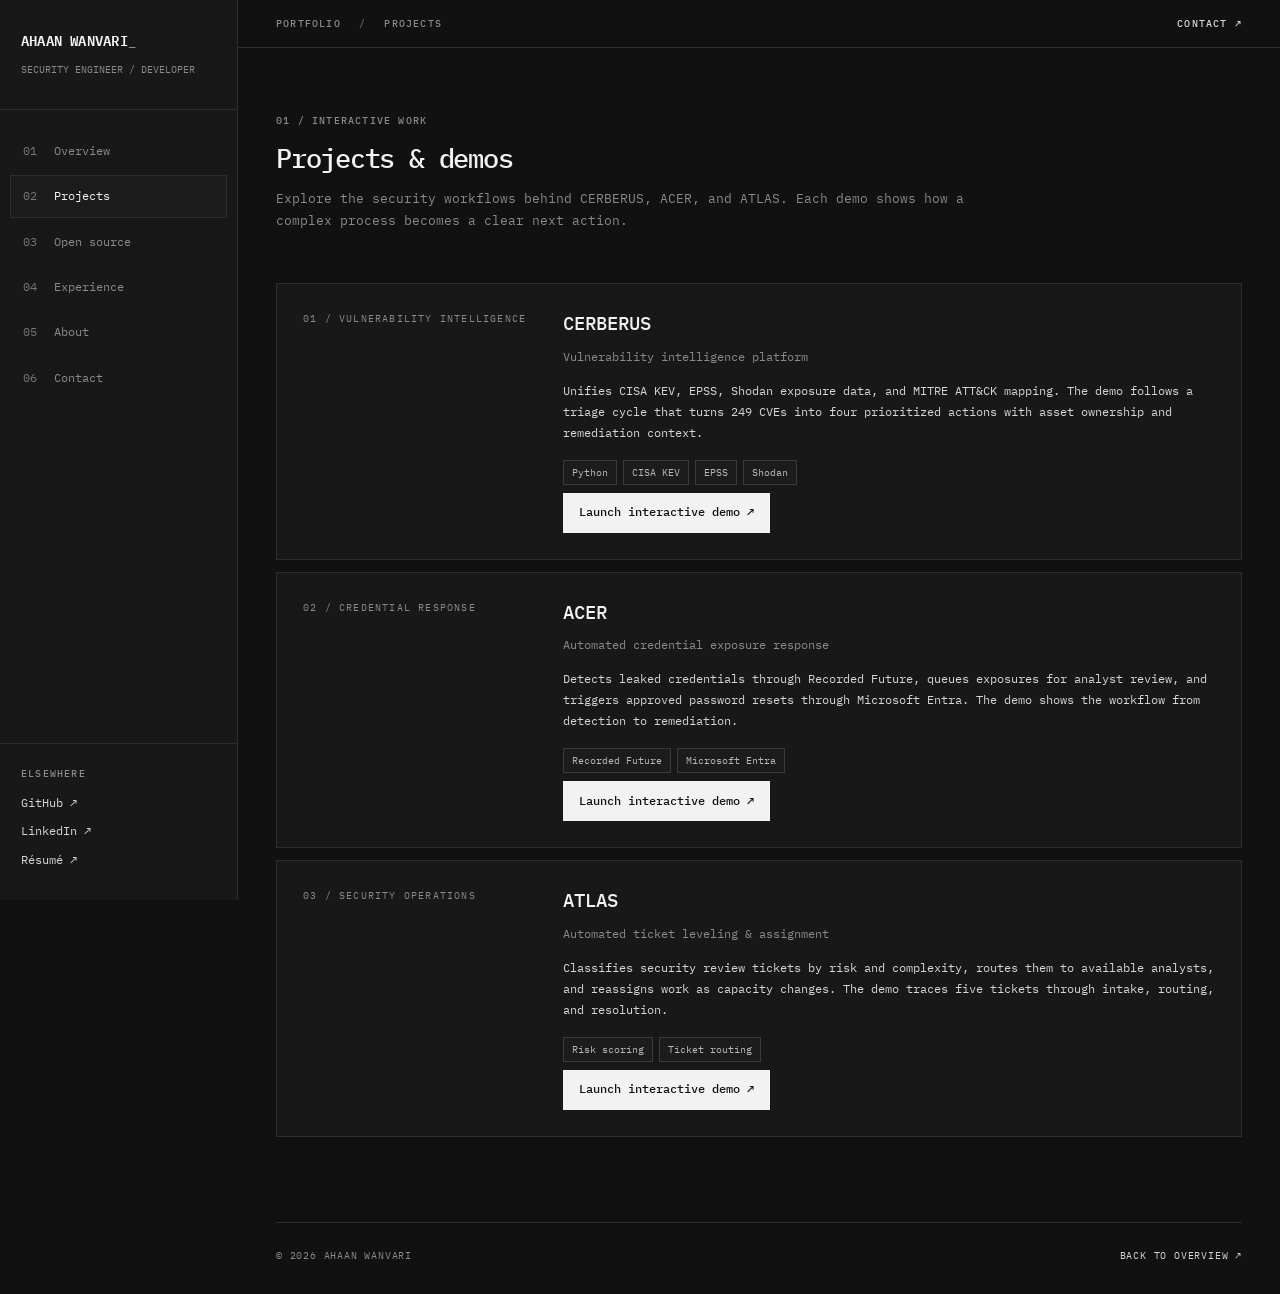
<file: projects.html>
<!doctype html><html lang="en"><head><meta charset="utf-8"><meta name="viewport" content="width=device-width,initial-scale=1"><meta name="theme-color" content="#111111"><meta name="description" content="Interactive demos of CERBERUS, ACER, and ATLAS, security platforms built by Ahaan Wanvari."><title>Projects &amp; Demos — Ahaan Wanvari</title><link rel="icon" href="assets/favicon.svg" type="image/svg+xml"><link rel="preconnect" href="https://fonts.googleapis.com"><link rel="preconnect" href="https://fonts.gstatic.com" crossorigin><link href="https://fonts.googleapis.com/css2?family=IBM+Plex+Mono:wght@400;500;600&display=swap" rel="stylesheet"><link rel="stylesheet" href="assets/css/site.css"><script defer src="assets/js/site.js"></script></head><body><a class="skip-link" href="#main">Skip to content</a>
<aside class="sidebar"><div class="sidebar-head"><a class="brand" href="index.html">AHAAN WANVARI<span aria-hidden="true">_</span></a><p>SECURITY ENGINEER / DEVELOPER</p></div><nav class="side-nav" aria-label="Main navigation"><a href="index.html#overview"><span>01</span> Overview</a><a href="projects.html" aria-current="page"><span>02</span> Projects</a><a href="open-source.html"><span>03</span> Open source</a><a href="index.html#experience"><span>04</span> Experience</a><a href="index.html#about"><span>05</span> About</a><a href="index.html#contact"><span>06</span> Contact</a></nav><div class="sidebar-bottom"><p class="eyebrow">ELSEWHERE</p><a href="https://github.com/ahaanwanvari" target="_blank" rel="noopener noreferrer">GitHub ↗</a><a href="https://www.linkedin.com/in/ahaan-wanvari-b9b75a265/" target="_blank" rel="noopener noreferrer">LinkedIn ↗</a><a href="resume.html">Résumé ↗</a></div></aside>
<div class="workspace"><header class="topbar"><span>PORTFOLIO <span class="slash">/</span> PROJECTS</span><a href="mailto:ahaanwanvari@gmail.com">CONTACT ↗</a></header><header class="mobile-header"><a class="brand" href="index.html">AHAAN WANVARI<span aria-hidden="true">_</span></a><details><summary>Menu <span aria-hidden="true">☰</span></summary><nav aria-label="Mobile navigation"><a href="index.html#overview">Overview</a><a href="projects.html">Projects</a><a href="open-source.html">Open source</a><a href="index.html#experience">Experience</a><a href="index.html#about">About</a><a href="index.html#contact">Contact</a><a href="resume.html">Résumé</a></nav></details></header>
<main id="main" class="content"><section class="page-hero"><p class="eyebrow">01 / INTERACTIVE WORK</p><h1>Projects &amp; demos</h1><p>Explore the security workflows behind CERBERUS, ACER, and ATLAS. Each demo shows how a complex process becomes a clear next action.</p></section><section class="demo-list" aria-label="Project demos">
<article class="demo-item" id="cerberus"><div class="demo-number">01 / VULNERABILITY INTELLIGENCE</div><div class="demo-details"><h2>CERBERUS</h2><p class="demo-subtitle">Vulnerability intelligence platform</p><p>Unifies CISA KEV, EPSS, Shodan exposure data, and MITRE ATT&amp;CK mapping. The demo follows a triage cycle that turns 249 CVEs into four prioritized actions with asset ownership and remediation context.</p><div class="tags"><span>Python</span><span>CISA KEV</span><span>EPSS</span><span>Shodan</span></div><button class="button button-primary" data-open="cerberus" aria-haspopup="dialog">Launch interactive demo ↗</button></div></article>
<article class="demo-item" id="acer"><div class="demo-number">02 / CREDENTIAL RESPONSE</div><div class="demo-details"><h2>ACER</h2><p class="demo-subtitle">Automated credential exposure response</p><p>Detects leaked credentials through Recorded Future, queues exposures for analyst review, and triggers approved password resets through Microsoft Entra. The demo shows the workflow from detection to remediation.</p><div class="tags"><span>Recorded Future</span><span>Microsoft Entra</span></div><button class="button button-primary" data-open="acer" aria-haspopup="dialog">Launch interactive demo ↗</button></div></article>
<article class="demo-item" id="atlas"><div class="demo-number">03 / SECURITY OPERATIONS</div><div class="demo-details"><h2>ATLAS</h2><p class="demo-subtitle">Automated ticket leveling &amp; assignment</p><p>Classifies security review tickets by risk and complexity, routes them to available analysts, and reassigns work as capacity changes. The demo traces five tickets through intake, routing, and resolution.</p><div class="tags"><span>Risk scoring</span><span>Ticket routing</span></div><button class="button button-primary" data-open="atlas" aria-haspopup="dialog">Launch interactive demo ↗</button></div></article>
</section></main><footer class="footer"><span>© 2026 AHAAN WANVARI</span><a href="index.html">BACK TO OVERVIEW ↗</a></footer></div><div class="modal" id="cerberus-modal" role="dialog" aria-modal="true" aria-hidden="true" aria-labelledby="cerberus-title"><div class="modal-panel"><div class="modal-top"><span>INTERACTIVE DEMO / 01</span><button class="modal-close" aria-label="Close demo">×</button></div><div class="modal-title"><h2 id="cerberus-title">CERBERUS</h2><p>Vulnerability Intelligence Platform</p></div><iframe title="CERBERUS interactive demo" data-src="portfolio-demo_1.html"></iframe><div class="modal-description"><strong>HOW IT WORKS</strong><p>CERBERUS correlates vulnerability, exploit, and internet exposure data into prioritized remediation actions. Follow the triage cycle to inspect affected assets, confirm ownership, and route tickets.</p></div></div></div>
<div class="modal" id="acer-modal" role="dialog" aria-modal="true" aria-hidden="true" aria-labelledby="acer-title"><div class="modal-panel"><div class="modal-top"><span>INTERACTIVE DEMO / 02</span><button class="modal-close" aria-label="Close demo">×</button></div><div class="modal-title"><h2 id="acer-title">ACER</h2><p>Automated Credential Exposure Response</p></div><iframe title="ACER interactive demo" data-src="portfolio-demo.html"></iframe><div class="modal-description"><strong>HOW IT WORKS</strong><p>ACER connects threat intelligence to identity response. Review risk-ranked exposures, approve or deny action, and see approved password resets processed through the workflow.</p></div></div></div>
<div class="modal" id="atlas-modal" role="dialog" aria-modal="true" aria-hidden="true" aria-labelledby="atlas-title"><div class="modal-panel"><div class="modal-top"><span>INTERACTIVE DEMO / 03</span><button class="modal-close" aria-label="Close demo">×</button></div><div class="modal-title"><h2 id="atlas-title">ATLAS</h2><p>Automated Ticket Leveling &amp; Assignment</p></div><iframe title="ATLAS interactive demo" data-src="portfolio-demo_2.html"></iframe><div class="modal-description"><strong>HOW IT WORKS</strong><p>ATLAS scores, classifies, and assigns security reviews based on risk and analyst capacity. Follow tickets through intake, reassignment, and resolution.</p></div></div></div></body></html>
</file>
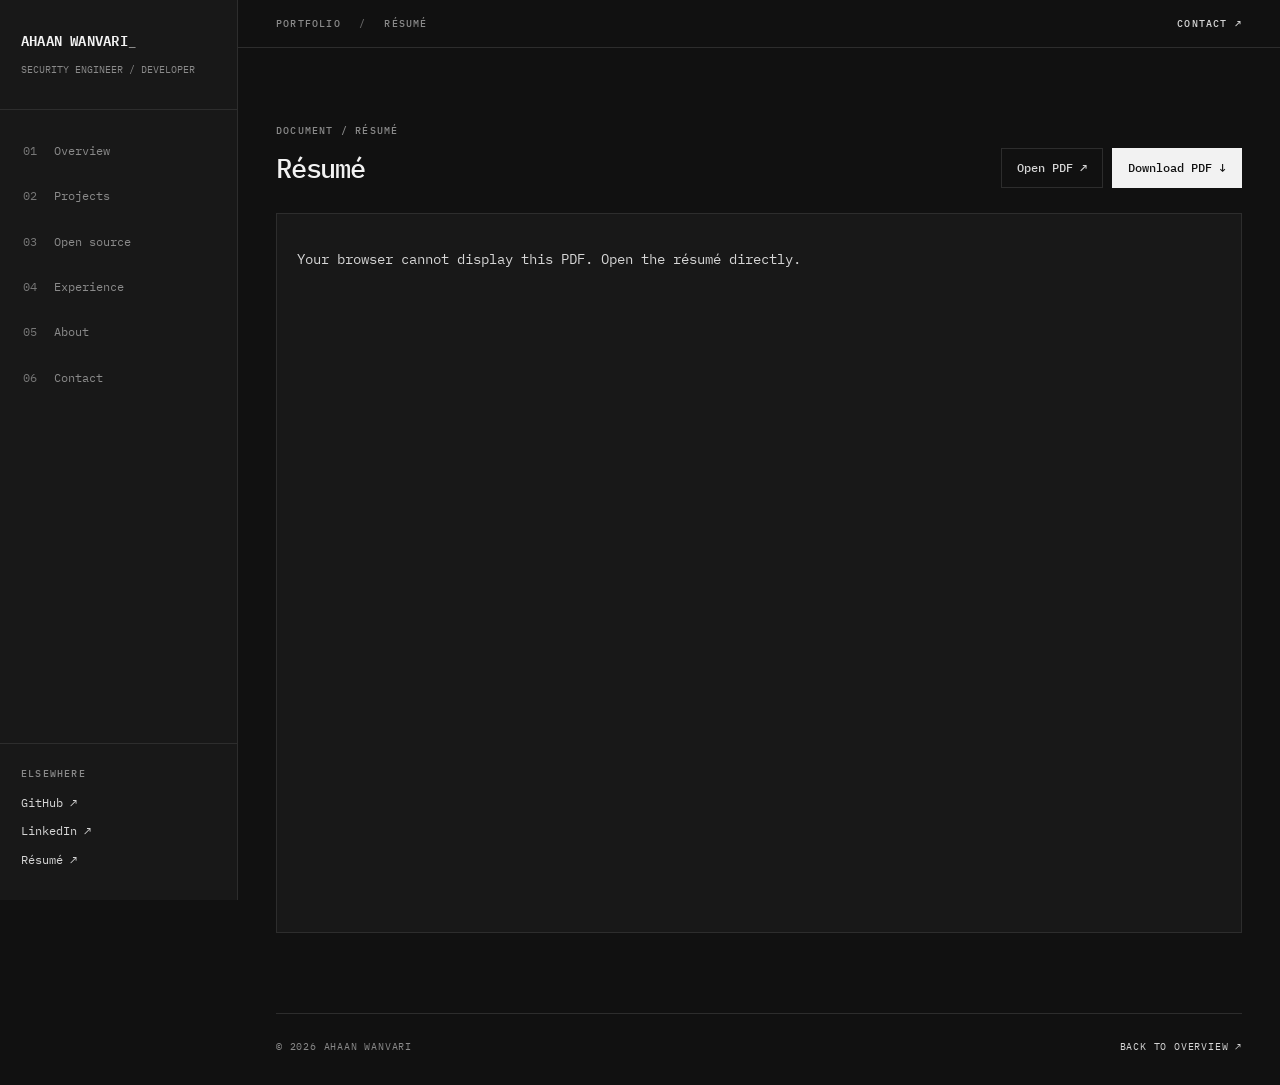
<file: resume.html>
<!doctype html><html lang="en"><head><meta charset="utf-8"><meta name="viewport" content="width=device-width,initial-scale=1"><meta name="theme-color" content="#111111"><meta name="description" content="View or download Ahaan Wanvari's security engineering résumé."><title>Résumé — Ahaan Wanvari</title><link rel="icon" href="assets/favicon.svg" type="image/svg+xml"><link rel="preconnect" href="https://fonts.googleapis.com"><link rel="preconnect" href="https://fonts.gstatic.com" crossorigin><link href="https://fonts.googleapis.com/css2?family=IBM+Plex+Mono:wght@400;500;600&display=swap" rel="stylesheet"><link rel="stylesheet" href="assets/css/site.css"></head><body><a class="skip-link" href="#main">Skip to content</a><aside class="sidebar"><div class="sidebar-head"><a class="brand" href="index.html">AHAAN WANVARI<span aria-hidden="true">_</span></a><p>SECURITY ENGINEER / DEVELOPER</p></div><nav class="side-nav" aria-label="Main navigation"><a href="index.html#overview"><span>01</span> Overview</a><a href="projects.html"><span>02</span> Projects</a><a href="open-source.html"><span>03</span> Open source</a><a href="index.html#experience"><span>04</span> Experience</a><a href="index.html#about"><span>05</span> About</a><a href="index.html#contact"><span>06</span> Contact</a></nav><div class="sidebar-bottom"><p class="eyebrow">ELSEWHERE</p><a href="https://github.com/ahaanwanvari" target="_blank" rel="noopener noreferrer">GitHub ↗</a><a href="https://www.linkedin.com/in/ahaan-wanvari-b9b75a265/" target="_blank" rel="noopener noreferrer">LinkedIn ↗</a><a href="resume.html" aria-current="page">Résumé ↗</a></div></aside><div class="workspace"><header class="topbar"><span>PORTFOLIO <span class="slash">/</span> RÉSUMÉ</span><a href="mailto:ahaanwanvari@gmail.com">CONTACT ↗</a></header><header class="mobile-header"><a class="brand" href="index.html">AHAAN WANVARI<span aria-hidden="true">_</span></a><details><summary>Menu <span aria-hidden="true">☰</span></summary><nav aria-label="Mobile navigation"><a href="index.html#overview">Overview</a><a href="projects.html">Projects</a><a href="open-source.html">Open source</a><a href="index.html#experience">Experience</a><a href="index.html#about">About</a><a href="index.html#contact">Contact</a><a href="resume.html">Résumé</a></nav></details></header><main id="main" class="content resume-page"><p class="eyebrow">DOCUMENT / RÉSUMÉ</p><div class="resume-intro"><h1>Résumé</h1><div class="resume-actions"><a class="button button-outline" href="assets/resume.pdf" target="_blank" rel="noopener">Open PDF ↗</a><a class="button button-primary" href="assets/resume.pdf" download="Ahaan-Wanvari-Resume.pdf">Download PDF ↓</a></div></div><div class="resume-viewer"><object data="assets/resume.pdf" type="application/pdf" aria-label="Ahaan Wanvari résumé"><p class="resume-fallback">Your browser cannot display this PDF. <a href="assets/resume.pdf">Open the résumé directly.</a></p></object></div></main><footer class="footer"><span>© 2026 AHAAN WANVARI</span><a href="index.html">BACK TO OVERVIEW ↗</a></footer></div></body></html>
</file>
<file: assets/css/site.css>
:root{--bg:#111111;--panel:#181818;--panel-secondary:#1c1c1c;--border:#2d2d2d;--border-hover:#3a3a3a;--text:#d6d6d6;--muted:#8a8a8a;--bright:#f2f2f2;--success:#9bb79b;--warning:#c7b082;--danger:#c78c82;--mono:'IBM Plex Mono',ui-monospace,SFMono-Regular,Consolas,monospace}
*{box-sizing:border-box}html{scroll-behavior:smooth}body{margin:0;background:var(--bg);color:var(--text);font:400 14px/1.7 var(--mono);-webkit-font-smoothing:antialiased}button,a{font:inherit}button{cursor:pointer}a{color:inherit;text-decoration:none}a:hover{color:var(--bright)}a:focus-visible,button:focus-visible,summary:focus-visible{outline:2px solid var(--bright);outline-offset:3px}::selection{background:var(--bright);color:var(--bg)}.skip-link{position:fixed;z-index:100;top:-70px;left:14px;background:var(--bright);color:var(--bg);padding:8px 12px}.skip-link:focus{top:12px}.sidebar{position:fixed;inset:0 auto 0 0;width:238px;border-right:1px solid var(--border);background:var(--panel);display:flex;flex-direction:column;z-index:10}.sidebar-head{padding:30px 21px 32px;border-bottom:1px solid var(--border)}.brand{display:inline-block;color:var(--bright);font-size:14px;font-weight:600;letter-spacing:.015em;line-height:1.35}.brand span{color:var(--muted)}.sidebar-head p{color:var(--muted);font-size:10px;line-height:1.5;margin:8px 0 0}.side-nav{display:grid;padding:20px 10px;gap:3px}.side-nav a{display:flex;gap:17px;padding:10px 12px;color:var(--muted);font-size:12px;border:1px solid transparent;transition:color .15s,background .15s,border-color .15s}.side-nav a span{color:#777}.side-nav a:hover,.side-nav a[aria-current=page]{color:var(--bright);background:var(--panel-secondary);border-color:var(--border)}.sidebar-bottom{margin-top:auto;padding:22px 21px 30px;border-top:1px solid var(--border);display:grid;gap:8px}.sidebar-bottom a{font-size:12px;color:var(--text)}.eyebrow{font-size:10px;line-height:1.5;font-weight:500;letter-spacing:.12em;color:var(--muted);text-transform:uppercase}.sidebar-bottom .eyebrow{margin:0 0 4px}.workspace{margin-left:238px;min-width:0}.topbar{height:48px;display:flex;align-items:center;justify-content:space-between;padding:0 38px;border-bottom:1px solid var(--border);font-size:10px;font-weight:500;letter-spacing:.12em;color:var(--muted)}.topbar a{color:var(--text)}.slash{padding:0 11px;color:#666}.mobile-header{display:none}.content{width:min(100% - 76px,1020px);margin:auto;min-width:0}.intro{padding:84px 0 90px;scroll-margin-top:72px}.intro-meta{display:flex;justify-content:space-between;border-bottom:1px solid var(--border);padding-bottom:14px;margin-bottom:37px}.intro h1{color:var(--bright);font-size:clamp(32px,4vw,50px);line-height:1.17;font-weight:500;letter-spacing:-.06em;margin:0 0 23px}.intro h1 span{color:var(--muted)}.lead{max-width:690px;color:var(--text);font-size:15px;line-height:1.8;margin:0 0 28px}.actions,.resume-actions{display:flex;gap:9px;flex-wrap:wrap}.button{display:inline-flex;align-items:center;justify-content:center;gap:14px;min-height:40px;padding:9px 15px;border:1px solid var(--border);font-size:12px;font-weight:500;line-height:1.4;transition:background .15s,border-color .15s,color .15s}.button-primary{background:var(--bright);color:var(--bg);border-color:var(--bright)}.button-primary:hover{background:#d0d0d0;color:var(--bg);border-color:#d0d0d0}.button-outline{background:transparent;color:var(--text)}.button-outline:hover{background:var(--panel-secondary);border-color:var(--border-hover)}.section{border-top:1px solid var(--border);padding:45px 0 84px;scroll-margin-top:30px}.section-head{display:flex;align-items:end;justify-content:space-between;gap:20px;margin-bottom:20px}.section-head .eyebrow{margin:0 0 9px}.section h2,.page-hero h1,.resume-intro h1{font-size:27px;font-weight:500;letter-spacing:-.045em;line-height:1.25;color:var(--bright);margin:0}.section-link,.project-link{font-size:11px;font-weight:500;color:var(--bright);white-space:nowrap;border-bottom:1px solid #777;padding-bottom:3px}.section-link:hover,.project-link:hover{border-color:var(--bright)}.section-intro{color:var(--muted);font-size:13px;margin:0 0 22px}.project-list{display:grid;gap:9px}.project{display:grid;grid-template-columns:165px minmax(0,1fr) auto;gap:24px;align-items:start;border:1px solid var(--border);background:var(--panel);padding:23px;transition:background .15s,border-color .15s}.project:hover,.lab-card:hover,.demo-item:hover{background:var(--panel-secondary);border-color:var(--border-hover)}.project-index,.timeline-date{font-size:10px;color:var(--muted);letter-spacing:.08em;line-height:1.5}.project-main h3,.timeline-item h3,.lab-card h3,.demo-details h2{color:var(--bright);font-size:16px;font-weight:500;line-height:1.4;margin:0 0 9px}.project-main p,.timeline-item p,.lab-card p,.about-layout p,.demo-details p{font-size:12px;line-height:1.75;margin:0;color:var(--text)}.tags{display:flex;flex-wrap:wrap;gap:6px;margin-top:17px}.tags span{display:inline-block;border:1px solid var(--border-hover);background:var(--panel-secondary);color:#b8b8b8;font-size:10px;line-height:1.3;padding:5px 8px}.project-link{align-self:start}.timeline{border-top:1px solid var(--border)}.timeline-item{display:grid;grid-template-columns:190px minmax(0,1fr);gap:20px;padding:26px 0;border-bottom:1px solid var(--border)}.timeline-item h3{margin-bottom:2px}.timeline-item .timeline-org{color:var(--muted);font-size:10px;letter-spacing:.08em;margin:0 0 9px}.timeline-item .tags{margin-top:12px}.about-layout{display:grid;grid-template-columns:minmax(0,1fr) minmax(260px,.95fr);gap:50px;align-items:start}.about-layout>div:first-child p{margin-bottom:17px}.about-layout .about-lead{font-size:15px;line-height:1.7;color:var(--bright)}.about-layout .section-link{display:inline-block;margin-top:8px}.detail-panel{border:1px solid var(--border);background:var(--panel);padding:20px}.detail-panel .eyebrow{margin:0 0 8px}.detail-panel>div{padding:13px 0;border-top:1px solid var(--border);display:grid;gap:4px}.detail-panel strong{font-size:11px;font-weight:500;color:var(--bright)}.detail-panel span{font-size:11px;line-height:1.6;color:var(--muted)}.lab-grid{display:grid;grid-template-columns:repeat(3,minmax(0,1fr));gap:9px}.lab-card{border:1px solid var(--border);background:var(--panel);padding:19px;min-width:0;transition:background .15s,border-color .15s}.lab-card h3{font-size:13px;margin:22px 0 8px}.lab-card p{font-size:11px}.lab-card a{color:var(--bright);text-decoration:underline;text-underline-offset:3px}.contact-section{padding-bottom:75px}.contact-section>p{font-size:12px;color:var(--muted)}.contact-email{display:inline-block;font-size:clamp(16px,2.2vw,24px);color:var(--bright);border-bottom:1px solid #777;padding:7px 0;overflow-wrap:anywhere}.contact-links{display:flex;flex-wrap:wrap;gap:24px;margin-top:25px;font-size:11px}.footer{margin:0 38px;padding:24px 0 30px;border-top:1px solid var(--border);display:flex;justify-content:space-between;gap:16px;color:var(--muted);font-size:10px;letter-spacing:.08em}.footer a{color:var(--text)}
/* Project demos and résumé */
.page-hero{padding:65px 0 38px}.page-hero .eyebrow{margin:0 0 13px}.page-hero p:last-child{max-width:700px;font-size:13px;color:var(--muted)}.demo-list{display:grid;gap:12px;padding-bottom:85px}.demo-item{display:grid;grid-template-columns:230px minmax(0,1fr);gap:30px;border:1px solid var(--border);background:var(--panel);padding:26px;transition:background .15s,border-color .15s;scroll-margin-top:18px}.demo-number{font-size:10px;color:var(--muted);letter-spacing:.12em}.demo-details .eyebrow{margin:0 0 7px}.demo-details h2{font-size:19px}.demo-details p{margin-bottom:13px}.demo-details .demo-subtitle{color:var(--muted)}.demo-details .button{margin-top:8px}.modal{display:none;position:fixed;inset:0;z-index:50;background:#000d;padding:24px;overflow:auto}.modal.active{display:flex;align-items:center;justify-content:center}.modal-panel{width:min(100%,1120px);max-height:calc(100vh - 48px);overflow:auto;background:var(--panel);border:1px solid var(--border-hover)}.modal-top{display:flex;justify-content:space-between;align-items:center;padding:9px 16px;border-bottom:1px solid var(--border);font-size:10px;letter-spacing:.1em;color:var(--muted)}.modal-close{border:0;background:none;color:var(--bright);font-size:24px;line-height:1;padding:2px 7px}.modal-title{padding:15px 18px}.modal-title h2{font-size:17px;margin:0;color:var(--bright)}.modal-title p{font-size:11px;margin:0;color:var(--muted)}.modal iframe{width:100%;height:min(60vh,650px);display:block;border:0;background:#fff}.modal-description{padding:15px 18px;font-size:11px}.modal-description strong{font-size:10px;letter-spacing:.1em;color:var(--muted)}.modal-description p{margin:5px 0 0}.resume-page{padding:65px 0 80px}.resume-intro{display:flex;justify-content:space-between;align-items:center;gap:20px;margin:0 0 25px}.resume-viewer{border:1px solid var(--border);background:var(--panel);height:80vh;min-height:500px}.resume-viewer object{width:100%;height:100%}.resume-fallback{padding:20px}
@media(max-width:1100px){.project{grid-template-columns:1fr;gap:8px}.project-link{justify-self:start}.lab-grid{grid-template-columns:1fr 1fr}.sidebar{width:210px}.workspace{margin-left:210px}}
@media(max-width:760px){.sidebar,.topbar{display:none}.workspace{margin-left:0}.mobile-header{display:flex;align-items:center;justify-content:space-between;position:relative;min-height:58px;padding:0 18px;border-bottom:1px solid var(--border);background:var(--panel);z-index:20}.mobile-header .brand{font-size:12px}.mobile-header details{position:static}.mobile-header summary{cursor:pointer;list-style:none;font-size:11px;color:var(--bright);padding:10px}.mobile-header summary::-webkit-details-marker{display:none}.mobile-header nav{position:absolute;left:0;right:0;top:100%;background:var(--panel);border-bottom:1px solid var(--border);padding:10px 18px 18px;display:grid}.mobile-header nav a{padding:9px 0;border-bottom:1px solid var(--border);font-size:12px}.content{width:min(100% - 36px,600px)}.intro{padding:55px 0 67px}.intro-meta{margin-bottom:26px}.intro h1{font-size:clamp(30px,8vw,42px)}.lead{font-size:13px}.section{padding:36px 0 65px}.section-head{align-items:start}.section-link{white-space:normal;text-align:right}.project{padding:19px}.timeline-item{grid-template-columns:1fr;gap:7px}.about-layout{grid-template-columns:1fr;gap:24px}.lab-grid{grid-template-columns:1fr}.footer{margin:0 18px}.page-hero,.resume-page{padding-top:45px}.demo-item{grid-template-columns:1fr;gap:8px;padding:20px}.resume-intro{align-items:start;flex-direction:column}.resume-viewer{min-height:400px;height:70vh}.modal{padding:8px}.modal.active{align-items:start}.modal-panel{max-height:calc(100vh - 16px)}.modal iframe{height:58vh}}
@media(max-width:420px){.intro-meta span:last-child{display:none}.contact-links{gap:15px}.footer{font-size:9px}.section-head{flex-wrap:wrap}.section-head .section-link{text-align:left}}
@media(prefers-reduced-motion:reduce){html{scroll-behavior:auto}*,*::before,*::after{transition-duration:.01ms!important;animation-duration:.01ms!important}}
/* Open source */
.source-preview{padding-bottom:76px}.source-feature{display:flex;align-items:end;justify-content:space-between;gap:28px;border:1px solid var(--border);background:var(--panel);padding:26px}.source-feature>div{max-width:680px}.source-feature h3{font-size:23px;letter-spacing:-.04em;color:var(--bright);font-weight:500;line-height:1.25;margin:6px 0 11px}.source-feature p{font-size:12px;line-height:1.75;max-width:660px;margin:0}.source-overline{font-size:10px;letter-spacing:.12em;color:var(--muted)}.source-footnote{font-size:11px;color:var(--muted);margin:14px 0 0}.source-intro{padding:70px 0 56px;border-bottom:1px solid var(--border)}.source-intro .eyebrow{margin:0 0 20px}.source-intro h1{font-size:clamp(34px,4vw,49px);font-weight:500;line-height:1.15;letter-spacing:-.06em;color:var(--bright);margin:0 0 20px}.source-intro h1 span{color:var(--muted)}.source-intro>p:last-child{max-width:750px;font-size:13px;line-height:1.8;color:var(--text);margin:0}.source-project{border:1px solid var(--border);background:var(--panel);margin:37px 0 75px;scroll-margin-top:30px}.source-titlebar{display:flex;justify-content:space-between;gap:12px;border-bottom:1px solid var(--border);padding:11px 22px;font-size:10px;letter-spacing:.1em;color:var(--muted)}.source-titlebar span:last-child{color:var(--success)}.source-hero{display:grid;grid-template-columns:minmax(0,1.2fr) minmax(250px,.8fr);gap:42px;padding:31px}.source-hero .eyebrow{margin:0 0 9px}.source-hero h2{font-size:37px;line-height:1.1;font-weight:500;letter-spacing:-.06em;color:var(--bright);margin:0 0 18px}.source-lede{max-width:620px;font-size:13px;line-height:1.8;margin:0}.source-hero .tags{margin-top:20px}.source-hero .actions{margin-top:26px}.source-diagram{align-self:stretch;border:1px solid var(--border-hover);background:var(--bg);min-width:0}.diagram-head,.diagram-caption{display:flex;justify-content:space-between;gap:10px;padding:12px 15px;color:var(--muted);font-size:9px;letter-spacing:.1em}.diagram-head{border-bottom:1px solid var(--border)}.diagram-step{display:grid;grid-template-columns:28px 1fr;gap:12px;padding:13px 15px;border-bottom:1px solid var(--border)}.diagram-step>span{font-size:10px;color:var(--muted)}.diagram-step strong{display:block;font-size:11px;font-weight:500;color:var(--bright);line-height:1.3}.diagram-step small{display:block;font-size:10px;color:var(--muted);line-height:1.5;margin-top:3px}.diagram-caption{font-size:8px;line-height:1.5}.source-details{scroll-margin-top:30px}.source-detail-grid{display:grid;grid-template-columns:1fr 1fr;gap:9px}.source-detail-grid article{border:1px solid var(--border);background:var(--panel);padding:20px;min-width:0}.source-detail-grid .eyebrow{margin:0}.source-detail-grid h3{font-size:14px;font-weight:500;color:var(--bright);margin:17px 0 8px}.source-detail-grid p{font-size:11px;line-height:1.75;margin:0}.availability-list{border-top:1px solid var(--border)}.availability-list>div{display:grid;grid-template-columns:150px minmax(0,1fr);gap:25px;border-bottom:1px solid var(--border);padding:18px 0}.availability-list strong{font-size:11px;font-weight:500;color:var(--bright)}.availability-list p{font-size:11px;line-height:1.75;margin:0;color:var(--text)}.availability-list a{color:var(--bright);text-decoration:underline;text-underline-offset:3px}.source-use-note{font-size:11px;color:var(--muted);margin:18px 0 0}.repo-list{display:grid;gap:9px}.repo-list article{display:flex;justify-content:space-between;gap:24px;border:1px solid var(--border);background:var(--panel);padding:21px;transition:background .15s,border-color .15s}.repo-list article:hover{background:var(--panel-secondary);border-color:var(--border-hover)}.repo-list h3{font-size:15px;font-weight:500;color:var(--bright);margin:4px 0 6px}.repo-list p{font-size:11px;line-height:1.7;margin:0;max-width:680px}.repo-list .project-link{align-self:center}
@media(max-width:960px){.source-hero{grid-template-columns:1fr}.source-diagram{max-width:600px}.source-feature{align-items:start;flex-direction:column}}
@media(max-width:760px){.source-intro{padding:49px 0 42px}.source-intro h1{font-size:34px}.source-project{margin:28px 0 55px}.source-hero{padding:20px;gap:27px}.source-hero h2{font-size:31px}.source-titlebar{padding:11px 15px}.source-detail-grid{grid-template-columns:1fr}.availability-list>div{grid-template-columns:1fr;gap:4px}.repo-list article{flex-direction:column;gap:13px}.repo-list .project-link{align-self:start}.source-feature{padding:20px}}
.source-status{font-size:10px;letter-spacing:.08em;color:var(--warning);margin:20px 0 0}.source-hero .source-status+.actions{margin-top:16px}
.source-hero .source-status{color:var(--success)}.source-inline-link{align-self:center;font-size:11px;color:var(--bright);border-bottom:1px solid #777;padding-bottom:3px}.source-inline-link:hover{border-color:var(--bright)}.availability-list code{font:inherit;overflow-wrap:anywhere}
.preview-links{display:flex;flex-wrap:wrap;justify-content:flex-end;gap:10px 20px}@media(max-width:760px){.preview-links{justify-content:flex-start}}
</file>
<file: assets/css/credentials.css>
:root{--bg:#111111;--glass:#181818;--glass-md:#1c1c1c;--glass-strong:#1c1c1c;--glass-border:#2d2d2d;--glass-border-hover:#3a3a3a;--glass-shine:transparent;--accent:#d6d6d6;--accent-blue:#a0a0a0;--accent-cyan:#a0a0a0;--accent-glow:transparent;--text:#d6d6d6;--text-secondary:#b7b7b7;--text-muted:#999;--radius:0;--radius-sm:0;--radius-xs:0}
*{border-radius:0!important}html{scroll-behavior:smooth}body{background:var(--bg);color:var(--text);font:400 13px/1.7 'IBM Plex Mono',ui-monospace,monospace;overflow-x:hidden}a,button{transition:color .15s,background .15s,border-color .15s!important}a:focus-visible,button:focus-visible{outline:2px solid #f2f2f2;outline-offset:3px}.mesh-bg,.noise{display:none!important}.glass-text,.glass-text-accent{color:#f2f2f2!important;-webkit-text-stroke:0!important;text-shadow:none!important;background:none!important;-webkit-background-clip:initial!important;background-clip:initial!important}.navbar{position:fixed!important;inset:0 auto 0 0!important;width:238px!important;height:100vh!important;margin:0!important;padding:25px 18px!important;background:#181818!important;border:0!important;border-right:1px solid #2d2d2d!important;box-shadow:none!important;z-index:20}.navbar-content{width:100%!important;height:100%!important;display:flex!important;flex-direction:column!important;align-items:stretch!important;justify-content:flex-start!important;gap:28px!important}.logo{font:600 14px/1.4 'IBM Plex Mono',monospace!important;color:#f2f2f2!important;letter-spacing:0!important;text-shadow:none!important;-webkit-text-stroke:0!important}.nav-links{display:grid!important;gap:3px!important;width:100%!important;margin:0!important;padding:0!important;list-style:none!important}.nav-links a{display:block!important;color:#a0a0a0!important;font:400 12px/1.5 'IBM Plex Mono',monospace!important;padding:10px!important;border:1px solid transparent!important}.nav-links a:hover{color:#f2f2f2!important;background:#1c1c1c!important;border-color:#2d2d2d!important}.page-header,main,body>footer{margin-left:238px!important}.page-header{max-width:none!important;padding:70px max(36px,calc((100% - 1200px)/2)) 45px!important;text-align:left!important;border-bottom:1px solid #2d2d2d!important}.page-badge,.section-label{display:inline-block!important;background:none!important;border:0!important;color:#a0a0a0!important;font:500 10px/1.5 'IBM Plex Mono',monospace!important;letter-spacing:.12em!important;text-transform:uppercase!important;padding:0!important}.page-header h1{font:500 clamp(26px,3vw,40px)/1.2 'IBM Plex Mono',monospace!important;letter-spacing:-.06em!important;margin:15px 0!important}.page-header p{color:#b7b7b7!important;font:400 13px/1.7 'IBM Plex Mono',monospace!important;max-width:780px!important;margin:0!important}.content-section{max-width:1020px!important;padding:48px 36px 70px!important;border-top:1px solid #2d2d2d!important}.section-title{font:500 25px/1.3 'IBM Plex Mono',monospace!important;letter-spacing:-.05em!important;color:#f2f2f2!important}.section-desc{color:#a0a0a0!important;font-size:12px!important}.glass-panel{background:#181818!important;border:1px solid #2d2d2d!important;box-shadow:none!important;backdrop-filter:none!important;transform:none!important}.glass-panel:hover{background:#1c1c1c!important;border-color:#3a3a3a!important;box-shadow:none!important;transform:none!important}.cert-icon,.project-icon{background:#222!important;color:#d6d6d6!important;border:1px solid #3a3a3a!important;box-shadow:none!important}.tag,.skill-tag,.evidence-badge,.exp-date-badge{background:#1c1c1c!important;color:#b7b7b7!important;border:1px solid #3a3a3a!important;box-shadow:none!important}.verify-link{background:#f2f2f2!important;color:#111!important;border:1px solid #f2f2f2!important;box-shadow:none!important}.verify-link:hover{background:#d6d6d6!important;color:#111!important}.cert-image-placeholder{background:#111!important;border-color:#2d2d2d!important}.cert-image-placeholder img{max-width:100%}.competency-table{display:block;max-width:100%;overflow-x:auto}.competency-table table{min-width:640px}body>footer{background:#111!important;border-top:1px solid #2d2d2d!important;color:#a0a0a0!important}body>footer a{color:#d6d6d6!important}.reveal{opacity:1!important;transform:none!important;transition:none!important}
@media(max-width:760px){.navbar{position:relative!important;inset:auto!important;width:100%!important;height:auto!important;padding:14px 18px!important;border-right:0!important;border-bottom:1px solid #2d2d2d!important}.navbar-content{gap:10px!important}.nav-links{display:flex!important;flex-wrap:wrap!important;gap:2px!important}.nav-links a{padding:6px!important;font-size:10px!important}.page-header,main,body>footer{margin-left:0!important}.page-header{padding:45px 18px!important}.content-section{padding:35px 18px 55px!important}.page-header h1{font-size:28px!important}}
@media(prefers-reduced-motion:reduce){html{scroll-behavior:auto}*,*::before,*::after{animation-duration:.01ms!important;transition-duration:.01ms!important}}
.navbar{transform:none!important;backdrop-filter:none!important;-webkit-backdrop-filter:none!important}
.credential-topbar{margin-left:238px;height:48px;display:flex;align-items:center;gap:11px;padding:0 38px;border-bottom:1px solid #2d2d2d;color:#999;font:500 10px/1 'IBM Plex Mono',monospace;letter-spacing:.12em}.credential-topbar span{color:#666}.page-header{padding-top:55px!important}@media(max-width:760px){.credential-topbar{display:none}}
</file>
<file: assets/css/hashos-preview.css>
:root{--bg:#111111;--panel:#181818;--panel2:#1c1c1c;--border:#2d2d2d;--border2:#3a3a3a;--text:#d6d6d6;--muted:#8a8a8a;--bright:#f2f2f2;--ok:#9bb79b;--mono:ui-monospace,SFMono-Regular,Menlo,Consolas,"Liberation Mono",monospace}*{box-sizing:border-box}html{background:var(--bg)}body{margin:0;color:var(--text);background:var(--bg);font:13px/1.5 var(--mono)}h1,h2,h3,p{margin:0}a{color:inherit;text-decoration:none}a:focus-visible{outline:2px solid var(--bright);outline-offset:3px}.preview-note{height:32px;display:flex;align-items:center;gap:22px;padding:0 20px;background:#242424;border-bottom:1px solid var(--border2);color:#bcbcbc;font-size:10px;letter-spacing:.07em}.preview-note span:first-child{color:var(--bright);font-weight:600}.preview-note a{margin-left:auto;text-decoration:underline;text-underline-offset:3px}.preview-note a:hover{color:var(--bright)}.app-shell{display:flex;min-height:calc(100vh - 32px)}.sidebar{width:200px;flex:none;background:var(--panel);border-right:1px solid var(--border);padding:18px 12px;display:flex;flex-direction:column}.brand{font-size:15px;font-weight:700;letter-spacing:.04em;color:var(--bright);padding:1px 7px}.brand span{font-size:11px;color:var(--muted);font-weight:400;margin-left:4px}.nav-label{font-size:10px;letter-spacing:.1em;color:var(--muted);margin:26px 7px 8px}.nav-list{display:grid;gap:2px}.nav-item{padding:9px 8px;display:flex;gap:10px;align-items:center;color:var(--muted);border-left:2px solid transparent}.nav-item.selected{color:var(--bright);background:var(--panel2);border-color:var(--bright)}.nav-icon{width:16px;text-align:center;font-size:15px}.sidebar-bottom{margin-top:auto;border-top:1px solid var(--border);padding:10px 7px 4px}.sidebar-bottom .nav-label{margin:0 0 8px}.sidebar-bottom p:last-child{font-size:11px;line-height:1.6;color:var(--muted)}.main-shell{flex:1;min-width:0}.topbar{height:42px;padding:0 24px;border-bottom:1px solid var(--border);display:flex;align-items:center;justify-content:space-between;gap:10px;color:var(--muted);font-size:11px;letter-spacing:.05em}.topbar b{font-weight:400;margin:0 10px;color:#666}.topbar span:last-child{color:#a9a9a9;font-size:10px}main{max-width:1400px;margin:0 auto;padding:25px 28px 34px}.page-heading{border-bottom:1px solid var(--border);padding-bottom:16px;margin-bottom:18px;display:flex;justify-content:space-between;align-items:end;gap:16px}.eyebrow{font-size:10px;letter-spacing:.1em;color:var(--muted)}.page-heading h1{font-size:20px;font-weight:600;line-height:1.3;color:var(--bright);margin:4px 0 3px}.page-heading p:last-child{font-size:12px;color:var(--muted)}.host-tag{color:var(--muted);font-size:11px}.summary-grid{display:grid;grid-template-columns:repeat(3,minmax(0,1fr));gap:10px;margin-bottom:17px}.summary-card{background:var(--panel);border:1px solid var(--border);padding:11px 14px;min-width:0}.summary-card>span{display:block;color:var(--muted);font-size:10px;letter-spacing:.08em}.summary-card strong{display:block;font-size:15px;line-height:1.4;font-weight:600;color:var(--bright);margin:4px 0}.summary-card small{display:block;color:var(--muted);font-size:10px}.mode-tabs{display:grid;grid-template-columns:1fr 1fr;gap:8px;margin-bottom:16px}.mode-tabs div{padding:9px 12px;border:1px solid var(--border2);color:var(--muted)}.mode-tabs .active{color:var(--bright);background:var(--panel2);border-color:var(--bright)}.workspace-grid{display:grid;grid-template-columns:minmax(0,1fr) 280px;gap:16px}.card{background:var(--panel);border:1px solid var(--border);min-width:0}.plan-card{padding:18px 20px}.card-head{display:flex;align-items:center;justify-content:space-between;gap:10px;border-bottom:1px solid var(--border);padding-bottom:11px}.card-head h2{font-size:13px;font-weight:600;color:var(--bright);letter-spacing:.05em;text-transform:uppercase}.card-head>span{font-size:10px;letter-spacing:.07em;color:var(--muted)}.card-intro{color:var(--muted);font-size:11px;line-height:1.6;margin:12px 0 0}.step{border-bottom:1px solid var(--border);padding:16px 0}.last-step{border:0;padding-bottom:0}.step-title{display:flex;gap:11px;align-items:center;margin-bottom:13px}.step-title span{display:grid;place-items:center;width:25px;height:23px;border:1px solid var(--border2);font-size:10px;color:var(--muted)}.step-title h3{font-size:12px;font-weight:600;color:var(--bright)}.input-row{display:flex;gap:10px;align-items:center}.sample-field{background:var(--bg);border:1px dashed var(--border2);padding:8px 11px;flex:1;min-width:0;display:grid;grid-template-columns:auto 1fr;column-gap:15px}.sample-field span{font-size:10px;color:var(--muted);letter-spacing:.07em;grid-row:span 2;align-self:center}.sample-field strong{font-size:11px;color:var(--text);font-weight:500}.sample-field small{font-size:10px;color:var(--muted)}.small-action{padding:8px 10px;border:1px solid var(--border2);font-size:11px;white-space:nowrap}.callout{display:flex;gap:10px;align-items:start;margin-top:10px;padding:10px 12px;background:var(--panel2);border-left:2px solid var(--muted)}.callout-mark{width:15px;height:15px;border:1px solid var(--muted);font-size:10px;line-height:13px;text-align:center;flex:none}.callout strong{font-size:11px;font-weight:600}.callout p{color:var(--muted);font-size:10px;line-height:1.55;margin-top:2px}.field-grid{display:grid;grid-template-columns:1fr 1fr;gap:10px}.field>span{display:block;color:var(--muted);font-size:10px;letter-spacing:.07em;margin-bottom:5px}.field>div{display:flex;justify-content:space-between;gap:8px;min-height:34px;align-items:center;background:var(--bg);border:1px solid var(--border2);padding:7px 9px;color:var(--text);font-size:11px}.field b{font-size:13px;color:var(--muted);font-weight:400}.optional{margin-top:11px}.optional em{font-style:normal;color:#707070}.optional>div{color:var(--muted);font-size:10px}.plan-footer{display:flex;justify-content:space-between;align-items:center;gap:12px;margin-top:14px}.plan-footer>span{font-size:10px;color:var(--muted)}.primary-action{display:flex;gap:18px;justify-content:center;background:var(--bright);color:var(--bg);padding:9px 12px;font-size:11px;font-weight:600;white-space:nowrap}.primary-action b{font-weight:400}.right-column{display:grid;gap:16px;align-content:start}.right-column .card{padding:17px}.challenges .card-head>span{border:1px solid var(--border2);padding:2px 6px}.empty-state{text-align:center;padding:30px 8px 24px}.empty-icon{font-size:22px;color:#777}.empty-state strong{display:block;font-size:11px;margin:5px 0;color:var(--text)}.empty-state p{font-size:10px;color:var(--muted);line-height:1.6}.session-card h2{font-size:12px;font-weight:600;color:var(--bright);margin:7px 0 9px}.session-card p:not(.eyebrow){font-size:11px;color:var(--muted);line-height:1.65}.session-rule{height:1px;background:var(--border);margin:15px 0}.output-card{margin-top:16px;padding:15px 20px}.output-empty{margin-top:12px;padding:11px 12px;background:var(--bg);border:1px solid var(--border);color:var(--muted);font-size:11px}.output-empty span{color:var(--bright);margin-right:10px}@media(max-width:1000px){.workspace-grid{grid-template-columns:minmax(0,1fr) 240px}main{padding:20px}.sidebar{width:170px}}@media(max-width:760px){.preview-note{height:auto;min-height:36px;flex-wrap:wrap;gap:4px 12px;padding:7px 12px}.preview-note a{margin-left:0}.app-shell{display:block}.sidebar{width:100%;border-right:0;border-bottom:1px solid var(--border);padding:10px 12px}.sidebar .nav-label,.sidebar-bottom{display:none}.nav-list{display:flex;flex-wrap:wrap;margin-top:8px}.nav-item{font-size:11px;padding:5px 8px}.main-shell{width:100%}main{padding:16px}.summary-grid{grid-template-columns:1fr}.workspace-grid{grid-template-columns:1fr}.right-column{grid-template-columns:1fr 1fr}.plan-card{padding:15px}.page-heading{align-items:start}.host-tag{display:none}}@media(max-width:520px){.right-column,.field-grid{grid-template-columns:1fr}.input-row,.plan-footer{align-items:stretch;flex-direction:column}.small-action{align-self:start}.page-heading h1{font-size:18px}.summary-grid{gap:6px}}
</file>
